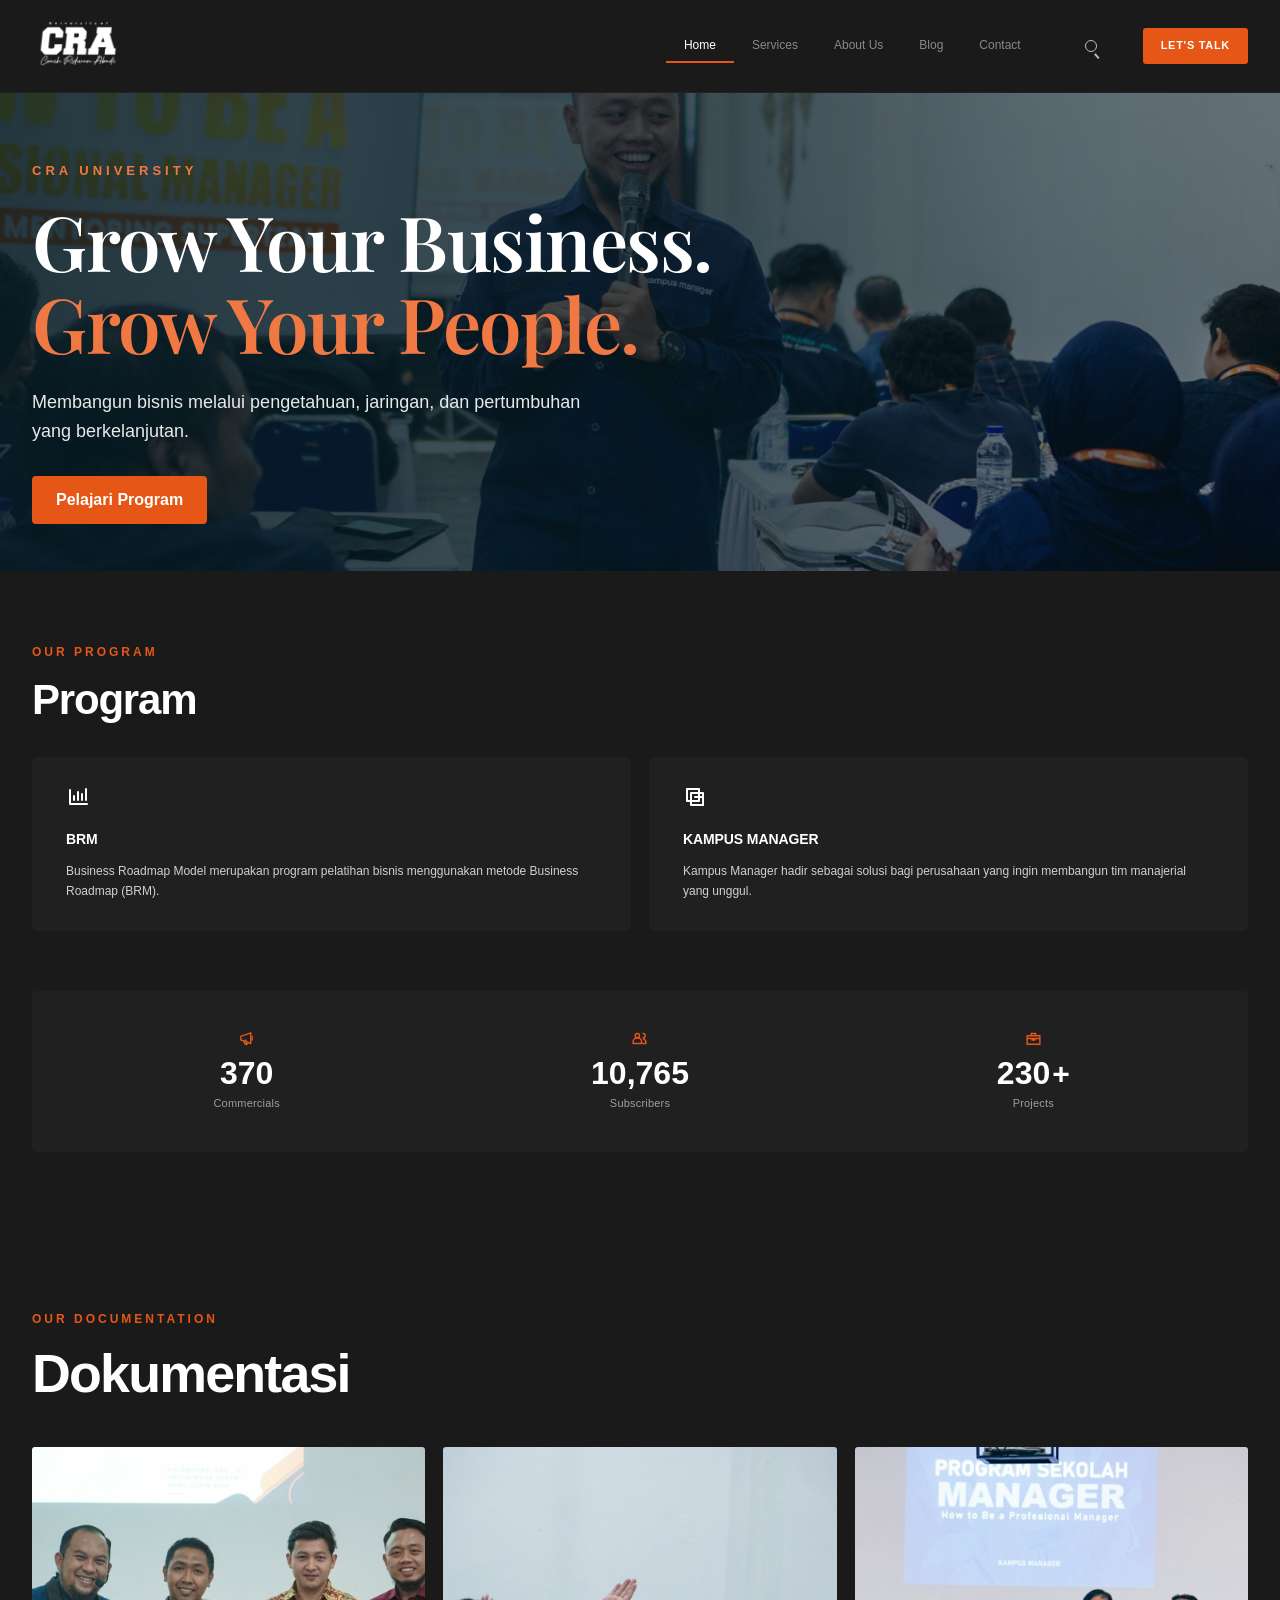
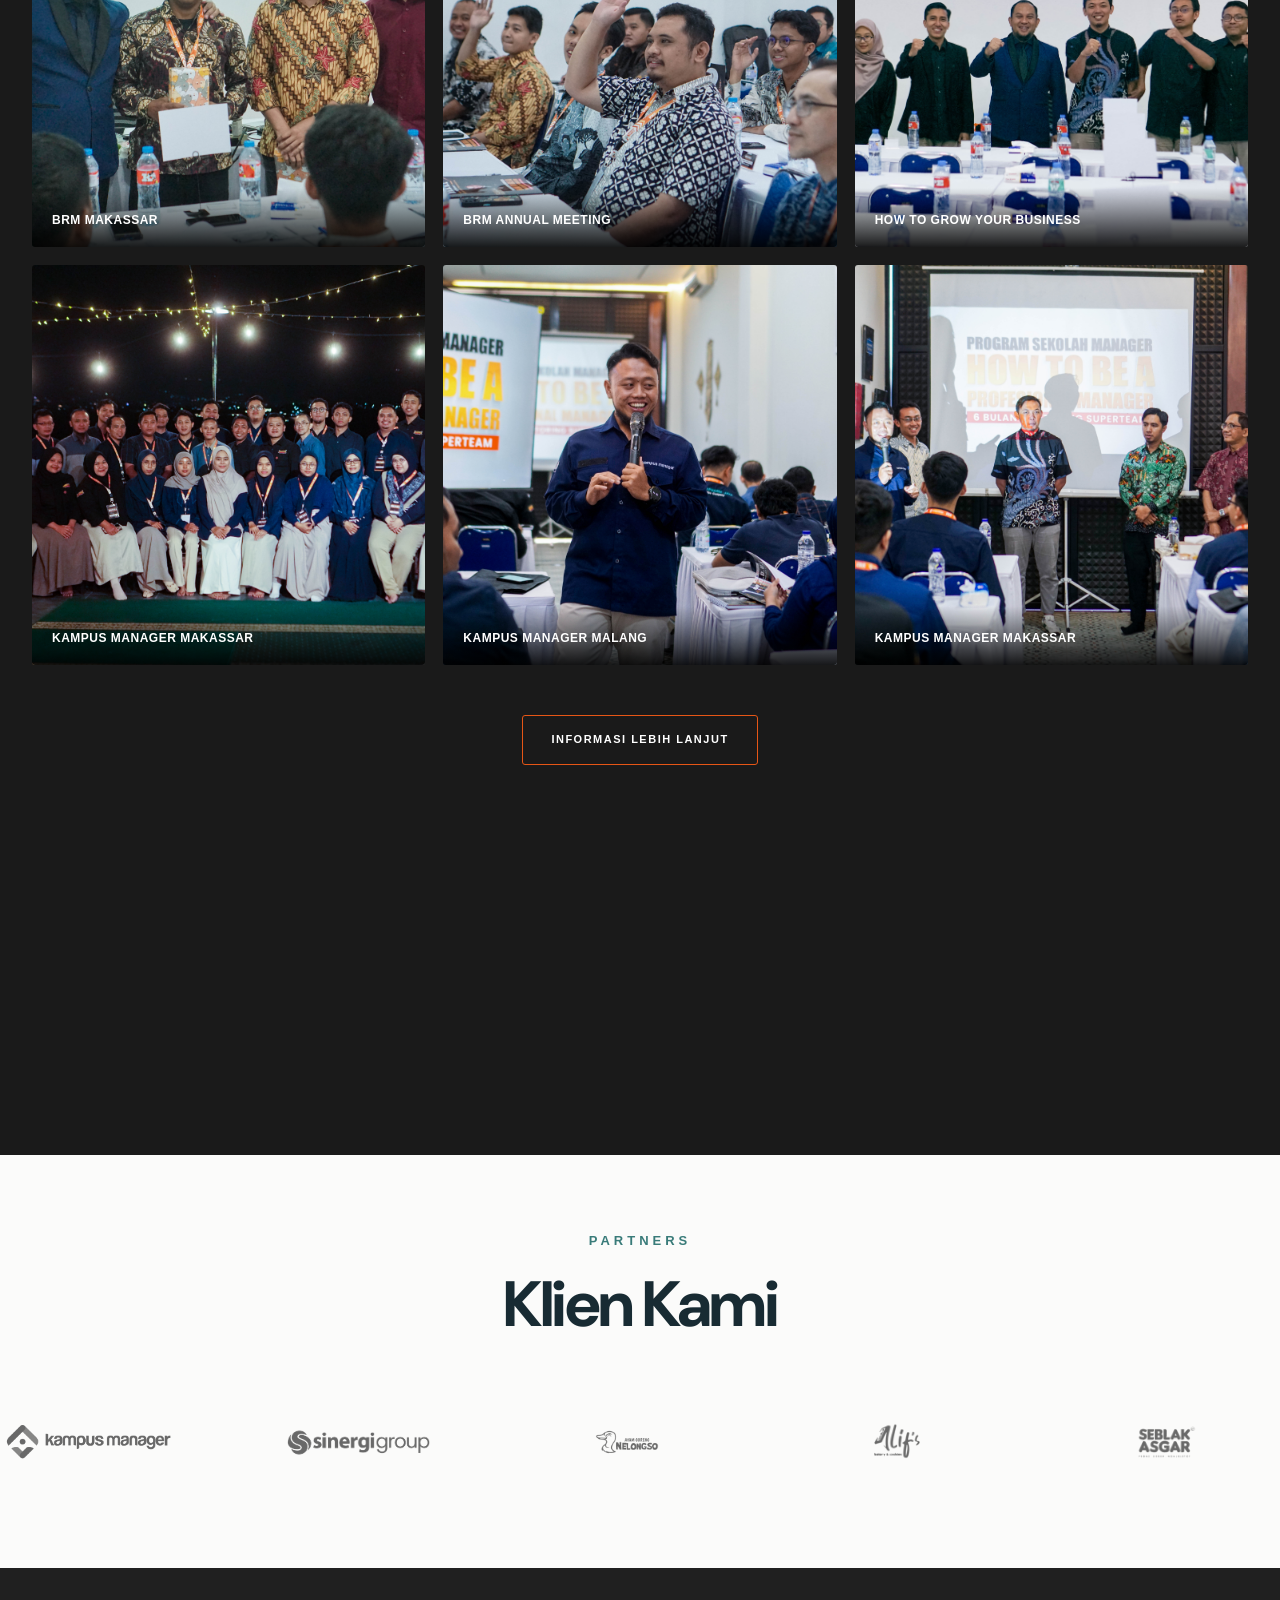
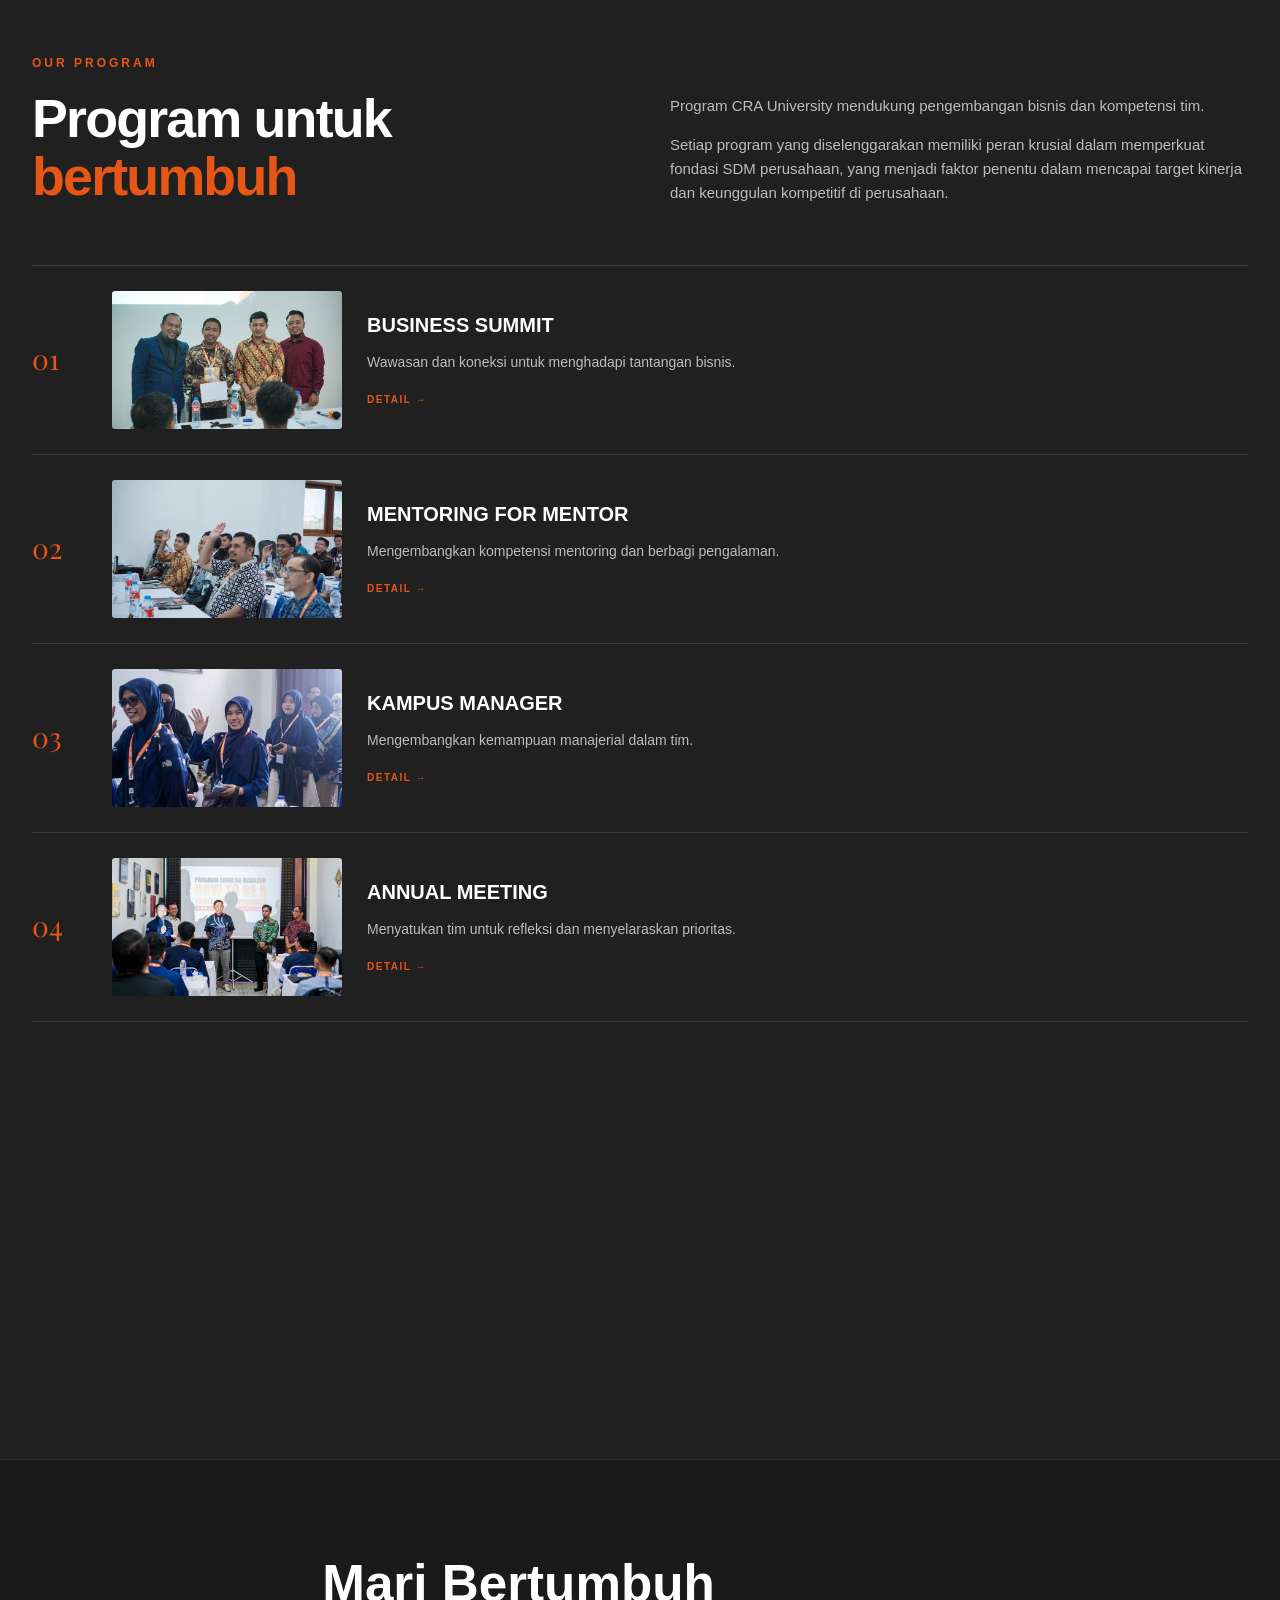
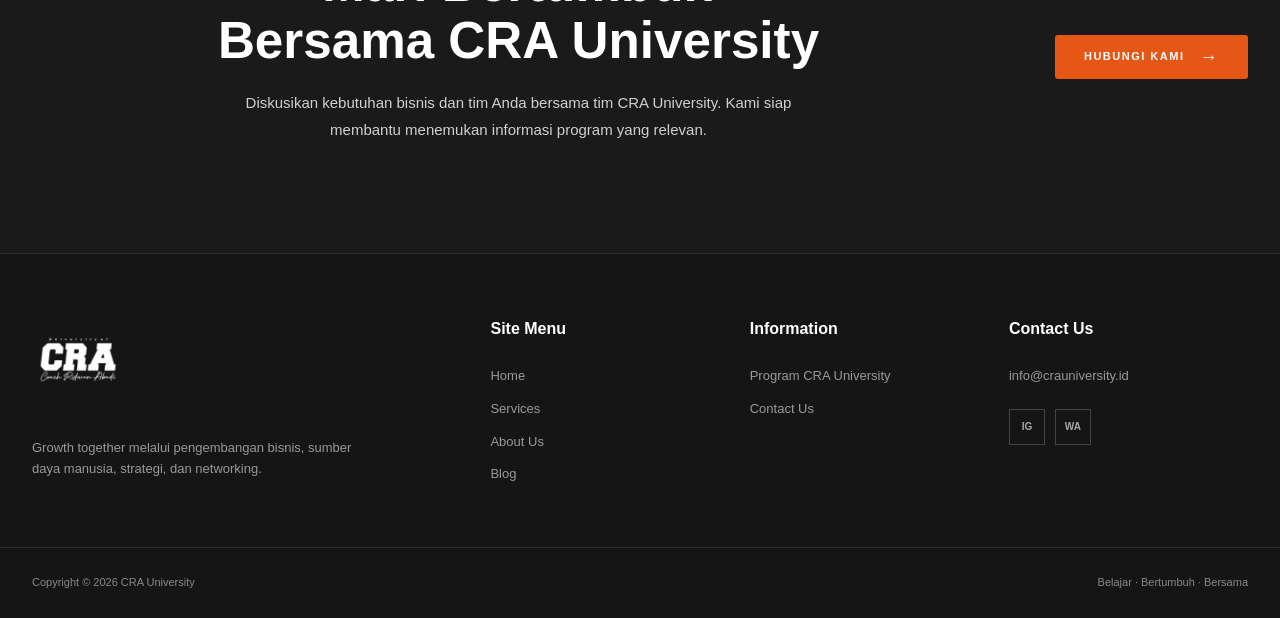
<file: index.html>
<!DOCTYPE html>
<html lang="id">

<head>
    <meta charset="UTF-8">

    <meta
        name="viewport"
        content="width=device-width, initial-scale=1.0"
    >

    <meta
        name="description"
        content="CRA University - Growth Together"
    >

    <title>CRA University - Growth Together</title>

    <!-- Google Fonts -->
    <link rel="preconnect" href="https://fonts.googleapis.com">
    <link rel="preconnect" href="https://fonts.gstatic.com" crossorigin>

    <link
        href="https://fonts.googleapis.com/css2?family=DM+Sans:wght@400;500;600;700&family=Playfair+Display:wght@500;600;700&display=swap"
        rel="stylesheet"
    >

    <!-- CSS -->
    <link rel="stylesheet" href="css/style.css">
</head>

<body class="home">
    <a class="skip-link" href="#home">Lewati ke konten</a>


    <!-- =====================================================
         HEADER / NAVBAR
    ====================================================== -->

    <header class="header" id="header">

        <div class="container navbar">

            <!-- Logo -->
            <a href="index.html" class="logo">

                <span class="logo-main">
                    <img loading="lazy" width="384" height="384" src="assets/images/logo cra.png" class="default-logo" alt="Logo CRA University" decoding="async">
                </span>

                <span class="logo-sub">
                    UNIVERSITY
                </span>

            </a>


            <!-- Navigation -->
            <nav class="nav" id="nav">

                <ul class="nav-list">

                    <li>
                        <a href="index.html" class="nav-link active" aria-current="page">
                            Home
                        </a>
                    </li>

                    <li>
                        <a href="pages/service.html" class="nav-link">
                            Services
                        </a>
                    </li>

                    <li>
                        <a href="pages/about.html" class="nav-link">
                            About Us
                        </a>
                    </li>

                    <li>
                        <a href="pages/blog.html" class="nav-link">
                            Blog
                        </a>
                    </li>

                    <li>
                        <a href="pages/contact.html" class="nav-link">
                            Contact
                        </a>
                    </li>

                </ul>

            </nav>


            <button class="search-button" type="button" aria-label="Search">
                <span aria-hidden="true"></span>
            </button>

            <!-- Let's Talk -->
            <a href="pages/contact.html" class="btn btn-primary header-button">
                Let's Talk
            </a>


            <!-- Mobile Menu -->
            <button
                type="button"
                class="menu-button"
                id="menuButton"
                aria-label="Open menu"
                aria-expanded="false"
                aria-controls="nav"
            >
                <span></span>
                <span></span>
                <span></span>
            </button>

        </div>

    </header>


    <!-- =====================================================
         MAIN
    ====================================================== -->

    <main id="home">


        <!-- =================================================
             HERO
        ================================================== -->

        <section class="hero">
            <div class="hero-photo" data-hero-carousel role="region" aria-label="Galeri kegiatan CRA University">
                <div class="hero-slides">
                    <img class="hero-slide is-active" src="assets/images/DSC02706.jpg.jpeg" alt="Peserta program Kampus Manager CRA University" fetchpriority="high">
                    <img class="hero-slide" src="assets/images/DSC02432.jpg" alt="Kegiatan CRA University">
                    <img class="hero-slide" src="assets/images/DSC02927.jpg.jpeg" alt="Kegiatan CRA University">
                    <img class="hero-slide" src="assets/images/DSC05342.jpg.jpeg" alt="Kegiatan CRA University">
                    <img class="hero-slide" src="assets/images/DSC05442.jpg.jpeg" alt="Kegiatan CRA University">
                </div>
            </div>
            <div class="hero-overlay"></div>
            <div class="container hero-content">
                <div class="hero-copy-block">
                    <p class="eyebrow">CRA UNIVERSITY</p>
                    <h1>Grow Your Business.<br><span>Grow Your People.</span></h1>
                    <p class="hero-copy">Membangun bisnis melalui pengetahuan, jaringan, dan pertumbuhan yang berkelanjutan.</p>
                    <a class="primary-btn" href="#program">Pelajari Program</a>
                </div>
            </div>
        </section>
        <!-- =================================================
             PROGRAM
        ================================================== -->

        <section
            class="program section"
            id="program"
        >

            <div class="container">


                <!-- Section Header -->
                <div class="section-header">

                    <p class="section-label">
                        OUR PROGRAM
                    </p>

                    <h2 class="section-title">
                        Program
                    </h2>

                </div>


                <!-- Program Grid -->
                <div class="program-grid">
                    <article class="program-card">
                        <div class="program-card-content">
                            <span class="program-icon" aria-hidden="true">
                                <svg viewBox="0 0 24 24"><path d="M4 19V5m0 14h17M8 15v-4m4 4V7m4 8v-6m4 6V4"></path></svg>
                            </span>
                            <h3>BRM</h3>
                            <p>Business Roadmap Model merupakan program pelatihan bisnis menggunakan metode Business Roadmap (BRM).</p>
                        </div>
                    </article>
                    <article class="program-card">
                        <div class="program-card-content">
                            <span class="program-icon" aria-hidden="true">
                                <svg viewBox="0 0 24 24"><path d="M4 4h12v12H4zM8 8h12v12H8z"></path><path d="M12 12h8v8"></path></svg>
                            </span>
                            <h3>KAMPUS MANAGER</h3>
                            <p>Kampus Manager hadir sebagai solusi bagi perusahaan yang ingin membangun tim manajerial yang unggul.</p>
                        </div>
                    </article>
                </div>

            </div>

        </section>



        <!-- =================================================
             COMMERCIALS / STATISTICS
        ================================================== -->

        <section class="commercials" aria-label="Dampak CRA University">

            <div class="container">

                <div class="commercials-grid">


                    <div class="commercial-item">

                        <span class="commercial-icon" aria-hidden="true">
                            <svg viewBox="0 0 24 24"><path d="M4 14V9l14-5v15L4 14Z"></path><path d="m8 15 2 5h3l-2-6M20 9v5"></path></svg>
                        </span>

                        <span class="commercial-value">
                            <span class="commercial-number" data-target="370">370</span>
                        </span>

                        <p>
                            Commercials
                        </p>

                    </div>


                    <div class="commercial-item">

                        <span class="commercial-icon" aria-hidden="true">
                            <svg viewBox="0 0 24 24"><circle cx="9" cy="8" r="3"></circle><path d="M3 19v-2a6 6 0 0 1 12 0v2H3ZM17 5a3 3 0 0 1 0 6m1 2a5 5 0 0 1 3 5v1h-4"></path></svg>
                        </span>

                        <span class="commercial-value">
                            <span class="commercial-number" data-target="10765">10,765</span>
                        </span>

                        <p>
                            Subscribers
                        </p>

                    </div>


                    <div class="commercial-item">

                        <span class="commercial-icon" aria-hidden="true">
                            <svg viewBox="0 0 24 24"><path d="M3 8h18v12H3zM9 8V5h6v3M3 12h18M10 12v2h4v-2"></path></svg>
                        </span>

                        <span class="commercial-value">
                            <span class="commercial-number" data-target="230">230</span>
                            <span class="commercial-plus">+</span>
                        </span>

                        <p>
                            Projects
                        </p>

                    </div>


                </div>

            </div>

        </section>



        <!-- =================================================
             DOKUMENTASI
        ================================================== -->

        <section
            class="documentation section"
            id="documentation"
        >

            <div class="container">


                <div class="section-header">

                    <p class="section-label">
                        OUR DOCUMENTATION
                    </p>

                    <h2 class="section-title">
                        Dokumentasi
                    </h2>

                </div>


                <div class="documentation-grid">


                    <article class="documentation-item large">

                        <div class="documentation-image">

                            <div class="image-placeholder media-placeholder">
                                <img src="assets/images/DSC05877.jpg.jpeg" alt="Peserta dalam kegiatan CRA University" loading="lazy">
                            </div>

                            <div class="documentation-overlay">

                                <span>
                                    BRM MAKASSAR
                                </span>

                            </div>

                        </div>

                    </article>


                    <article class="documentation-item">

                        <div class="documentation-image">

                            <div class="image-placeholder media-placeholder">
                                <img src="assets/images/DSC05442.jpg.jpeg" alt="Sesi diskusi bersama peserta" loading="lazy">
                            </div>

                            <div class="documentation-overlay">

                                <span>
                                    BRM ANNUAL MEETING
                                </span>

                            </div>

                        </div>

                    </article>


                    <article class="documentation-item">

                        <div class="documentation-image">

                            <div class="image-placeholder media-placeholder">
                                <img src="assets/images/DSC05342.jpg.jpeg" alt="Kegiatan pembelajaran bisnis" loading="lazy">
                            </div>

                            <div class="documentation-overlay">

                                <span>
                                    HOW TO GROW YOUR BUSINESS
                                </span>

                            </div>

                        </div>

                    </article>


                    <article class="documentation-item">

                        <div class="documentation-image">

                            <div class="image-placeholder media-placeholder">
                                <img src="assets/images/DSC02927.jpg.jpeg" alt="Peserta mengikuti program pengembangan manajer" loading="lazy">
                            </div>

                            <div class="documentation-overlay">

                                <span>
                                    KAMPUS MANAGER MAKASSAR
                                </span>

                            </div>

                        </div>

                    </article>


                    <article class="documentation-item">

                        <div class="documentation-image">

                            <div class="image-placeholder media-placeholder">
                                <img src="assets/images/DSC02706.jpg.jpeg" alt="Peserta bertukar pengalaman dalam kelompok" loading="lazy">
                            </div>

                            <div class="documentation-overlay">

                                <span>
                                    KAMPUS MANAGER MALANG
                                </span>

                            </div>

                        </div>

                    </article>

                    <article class="documentation-item">

                        <div class="documentation-image">

                            <div class="image-placeholder media-placeholder">
                                <img src="assets/images/DSC02432.jpg" alt="Kegiatan CRA University bersama peserta" loading="lazy">
                            </div>

                            <div class="documentation-overlay">
                                <span>KAMPUS MANAGER MAKASSAR</span>
                            </div>

                        </div>

                    </article>


                </div>


                <div class="center-button">

                    <a
                        href="pages/about.html"
                        class="button button-outline"
                    >
                        INFORMASI LEBIH LANJUT
                    </a>

                </div>

            </div>

        </section>



        <!-- =================================================
             CLIENTS
        ================================================== -->

        <section class="section clients">
            <div class="container">
                <div class="section-heading center">
                    <p class="eyebrow">PARTNERS</p>
                    <h2>Klien Kami</h2>
                </div>
                <div class="logos" aria-label="Klien dan partner CRA University">
                    <div class="logos-track">
                        <div class="logos-group">
                            <img src="assets/images/Logo Kampus Manager.png" alt="Kampus Manager" loading="lazy">
                            <img src="assets/images/S-GROUP.png" alt="Sinergi Group" loading="lazy">
                            <img src="assets/images/ayam-nelongso.png" alt="Ayam Goreng Nelongso" loading="lazy">
                            <img src="assets/images/ALIF-1536x1536.png" alt="Alif's Bakery & Cookies" loading="lazy">
                            <img src="assets/images/SEBLAK.png" alt="Seblak Asgar" loading="lazy">
                            <img src="assets/images/INDOBOT.png" alt="Indobot" loading="lazy">
                            <img src="assets/images/POP-JASA.png" alt="Pop Jasa" loading="lazy">
                            <img src="assets/images/UPER.png" alt="UPER" loading="lazy">
                        </div>
                        <div class="logos-group" aria-hidden="true">
                            <img src="assets/images/Logo Kampus Manager.png" alt="" loading="lazy">
                            <img src="assets/images/S-GROUP.png" alt="" loading="lazy">
                            <img src="assets/images/ayam-nelongso.png" alt="" loading="lazy">
                            <img src="assets/images/ALIF-1536x1536.png" alt="" loading="lazy">
                            <img src="assets/images/SEBLAK.png" alt="" loading="lazy">
                            <img src="assets/images/INDOBOT.png" alt="" loading="lazy">
                            <img src="assets/images/POP-JASA.png" alt="" loading="lazy">
                            <img src="assets/images/UPER.png" alt="" loading="lazy">
                        </div>
                    </div>
                </div>
            </div>
        </section>



        <!-- =================================================
             PROGRAM UNGGULAN
        ================================================== -->

        <section
            class="year-program section"
            id="services"
        >

            <div class="container">


                <div class="year-program-header">

                    <div>

                        <p class="section-label">
                            OUR PROGRAM
                        </p>

                        <h2 class="section-title">
                            Program untuk
                            <span>bertumbuh</span>
                        </h2>

                    </div>


                    <div class="year-program-description">

                        <p>
                            Program CRA University mendukung pengembangan bisnis dan kompetensi tim.
                        </p>

                        <p>
                            Setiap program yang diselenggarakan
                            memiliki peran krusial dalam memperkuat
                            fondasi SDM perusahaan, yang menjadi
                            faktor penentu dalam mencapai target
                            kinerja dan keunggulan kompetitif
                            di perusahaan.
                        </p>

                    </div>

                </div>


                <div class="year-program-list">


                    <!-- Program 1 -->
                    <article class="year-program-item">

                        <span class="year-program-number">
                            01
                        </span>

                        <div class="year-program-image">
                            <img src="assets/images/DSC05877.jpg.jpeg" alt="" loading="lazy">
                            BUSINESS
                        </div>

                        <div class="year-program-content">

                            <h3>
                                BUSINESS SUMMIT
                            </h3>

                            <p>
                                Wawasan dan koneksi untuk menghadapi tantangan bisnis.
                            </p>

                            <a href="pages/contact.html">
                                DETAIL →
                            </a>

                        </div>

                    </article>


                    <!-- Program 2 -->
                    <article class="year-program-item">

                        <span class="year-program-number">
                            02
                        </span>

                        <div class="year-program-image">
                            <img src="assets/images/DSC05442.jpg.jpeg" alt="" loading="lazy">
                            MFM
                        </div>

                        <div class="year-program-content">

                            <h3>
                                MENTORING FOR MENTOR
                            </h3>

                            <p>
                                Mengembangkan kompetensi mentoring dan berbagi pengalaman.
                            </p>

                            <a href="pages/contact.html">
                                DETAIL →
                            </a>

                        </div>

                    </article>


                    <!-- Program 3 -->
                    <article class="year-program-item">

                        <span class="year-program-number">
                            03
                        </span>

                        <div class="year-program-image">
                            <img src="assets/images/DSC02419.jpg" alt="" loading="lazy">
                            KAMPUS
                        </div>

                        <div class="year-program-content">

                            <h3>
                                KAMPUS MANAGER
                            </h3>

                            <p>
                                Mengembangkan kemampuan manajerial dalam tim.
                            </p>

                            <a href="pages/contact.html">
                                DETAIL →
                            </a>

                        </div>

                    </article>


                    <!-- Program 4 -->
                    <article class="year-program-item">

                        <span class="year-program-number">
                            04
                        </span>

                        <div class="year-program-image">
                            <img src="assets/images/DSC02432.jpg" alt="" loading="lazy">
                            ANNUAL
                        </div>

                        <div class="year-program-content">

                            <h3>
                                ANNUAL MEETING
                            </h3>

                            <p>
                                Menyatukan tim untuk refleksi dan menyelaraskan prioritas.
                            </p>

                            <a href="pages/contact.html">
                                DETAIL →
                            </a>

                        </div>

                    </article>

                </div>

            </div>

        </section>



        <!-- =================================================
             CTA
        ================================================== -->

        <section class="cta">

            <div class="container cta-container">


                <div class="cta-content">

                    <p class="section-label">
                        JOIN CRA UNIVERSITY
                    </p>

                    <h2>
                        Mari Bertumbuh
                        <br>
                        Bersama CRA University
                    </h2>

                    <p>
                        Diskusikan kebutuhan bisnis dan tim Anda bersama tim CRA University. Kami siap membantu menemukan informasi program yang relevan.
                    </p>

                </div>


                <div class="cta-action">

                    <a
                        href="pages/contact.html"
                        class="button button-light"
                    >
                        HUBUNGI KAMI
                        <span>→</span>
                    </a>

                </div>

            </div>

        </section>



        <!-- =================================================
             BLOG PREVIEW
        ================================================== -->

        <section
            class="blog section"
            id="blog"
        >

            <div class="container">


                <div class="section-header">

                    <p class="section-label">
                        LATEST ARTICLES
                    </p>

                    <h2 class="section-title">
                        Insight & Blog
                    </h2>

                </div>


                <div class="blog-grid">


                    <article class="blog-card">

                        <div class="blog-image">
                            <img src="assets/images/DSC05877.jpg.jpeg" alt="Peserta berdiskusi tentang strategi bisnis" loading="lazy">
                        </div>

                        <div class="blog-content">

                            <span class="blog-category">
                                BUSINESS
                            </span>

                            <h3>
                                Membangun Strategi Bisnis
                                yang Berkelanjutan
                            </h3>

                            <a href="pages/blog.html">
                                BACA SELENGKAPNYA →
                            </a>

                        </div>

                    </article>


                    <article class="blog-card">

                        <div class="blog-image">
                            <img src="assets/images/DSC05442.jpg.jpeg" alt="Sesi kolaborasi dan pengembangan tim" loading="lazy">
                        </div>

                        <div class="blog-content">

                            <span class="blog-category">
                                LEADERSHIP
                            </span>

                            <h3>
                                Membangun Tim Manajerial
                                yang Unggul
                            </h3>

                            <a href="pages/blog.html">
                                BACA SELENGKAPNYA →
                            </a>

                        </div>

                    </article>


                    <article class="blog-card">

                        <div class="blog-image">
                            <img src="assets/images/DSC05342.jpg.jpeg" alt="Peserta mengikuti sesi pengembangan bisnis" loading="lazy">
                        </div>

                        <div class="blog-content">

                            <span class="blog-category">
                                BUSINESS GROWTH
                            </span>

                            <h3>
                                Bagaimana Cara
                                Mengembangkan Bisnis?
                            </h3>

                            <a href="pages/blog.html">
                                BACA SELENGKAPNYA →
                            </a>

                        </div>

                    </article>

                </div>

            </div>

        </section>



        <!-- =================================================
             CONTACT
        ================================================== -->

        <section
            class="contact section"
            id="contact"
        >

            <div class="container contact-container">


                <div class="contact-info">

                    <p class="section-label">
                        CONTACT US
                    </p>

                    <h2 class="section-title">
                        Let's Grow
                        <span>Together</span>
                    </h2>

                    <p class="section-description">
                        Hubungi kami untuk mendapatkan informasi
                        lebih lengkap mengenai program CRA University.
                    </p>


                    <div class="contact-details">

                        <div class="contact-detail">

                            <span class="contact-icon">
                                ✉
                            </span>

                            <div>

                                <strong>
                                    Email
                                </strong>

                                <p>
                                    <a href="mailto:info@crauniversity.id">info@crauniversity.id</a>
                                </p>

                            </div>

                        </div>


                        <div class="contact-detail">

                            <span class="contact-icon">
                                ☎
                            </span>

                            <div>

                                <strong>
                                    Phone
                                </strong>

                                <p>
                                    <a href="https://wa.me/6285755976016" target="_blank" rel="noopener noreferrer">+62 857-5597-6016</a>
                                </p>

                            </div>

                        </div>

                    </div>

                </div>


                <!-- Contact Form -->
                <form
                    class="contact-form"
                    id="contactForm"
                >

                    <div class="form-group">

                        <label for="name">
                            Nama
                        </label>

                        <input
                            type="text"
                            id="name"
                            name="name"
                            placeholder="Nama lengkap"
                            required
                        >

                    </div>


                    <div class="form-group">

                        <label for="email">
                            Email
                        </label>

                        <input
                            type="email"
                            id="email"
                            name="email"
                            placeholder="Alamat email"
                            required
                        >

                    </div>


                    <div class="form-group">

                        <label for="phone">
                            Nomor Telepon
                        </label>

                        <input
                            type="tel"
                            id="phone"
                            name="phone"
                            placeholder="Nomor telepon"
                        >

                    </div>


                    <div class="form-group">

                        <label for="message">
                            Pesan
                        </label>

                        <textarea
                            id="message"
                            name="message"
                            rows="5"
                            placeholder="Tulis pesan Anda..."
                            required
                        ></textarea>

                    </div>


                    <button
                        type="submit"
                        class="button button-primary"
                    >
                        KIRIM VIA WHATSAPP
                        <span>→</span>
                    </button>
                    <p class="form-note">Pesan akan dibuka di WhatsApp agar dapat Anda tinjau dan kirim.</p>

                </form>

            </div>

        </section>

    </main>



    <!-- =====================================================
         FOOTER
    ====================================================== -->

    <footer class="footer">

        <div class="container footer-grid">


            <!-- Brand -->
            <div class="footer-brand">

                <a
                    href="#home"
                    class="logo footer-logo"
                >

                    <span class="logo-main">
                        <img src="assets/images/logo cra.png" alt="Logo CRA University" loading="lazy">
                    </span>

                    <span class="logo-sub">
                        UNIVERSITY
                    </span>

                </a>


                <p>
                    Growth together melalui pengembangan
                    bisnis, sumber daya manusia, strategi,
                    dan networking.
                </p>

            </div>


            <!-- Site Menu -->
            <div class="footer-column">

                <h3>
                    Site Menu
                </h3>

                <a href="#home">
                    Home
                </a>

                <a href="#services">
                    Services
                </a>

                <a href="pages/about.html">
                    About Us
                </a>

                <a href="pages/blog.html">
                    Blog
                </a>

            </div>


            <!-- Information -->
            <div class="footer-column">

                <h3>
                    Information
                </h3>

                <a href="pages/service.html">
                    Program CRA University
                </a>

                <a href="pages/contact.html">
                    Contact Us
                </a>

            </div>


            <!-- Contact -->
            <div class="footer-column">

                <h3>
                    Contact Us
                </h3>

                <a href="mailto:info@crauniversity.id">info@crauniversity.id</a>

                <div class="social-links">

                    <a href="https://www.instagram.com/crauniversity/" aria-label="Instagram CRA University" target="_blank" rel="noopener noreferrer">
                        IG
                    </a>

                    <a href="https://wa.me/6285755976016" aria-label="WhatsApp CRA University" target="_blank" rel="noopener noreferrer">
                        WA
                    </a>

                </div>

            </div>

        </div>


        <!-- Copyright -->
        <div class="footer-bottom">

            <div class="container footer-bottom-content">

                <p>
                    Copyright © 2026 CRA University
                </p>

                <div>

                    <span>Belajar · Bertumbuh · Bersama</span>

                </div>

            </div>

        </div>

    </footer>



    <!-- JavaScript -->
    <script src="js/script.js"></script>

</body>

</html>
</file>
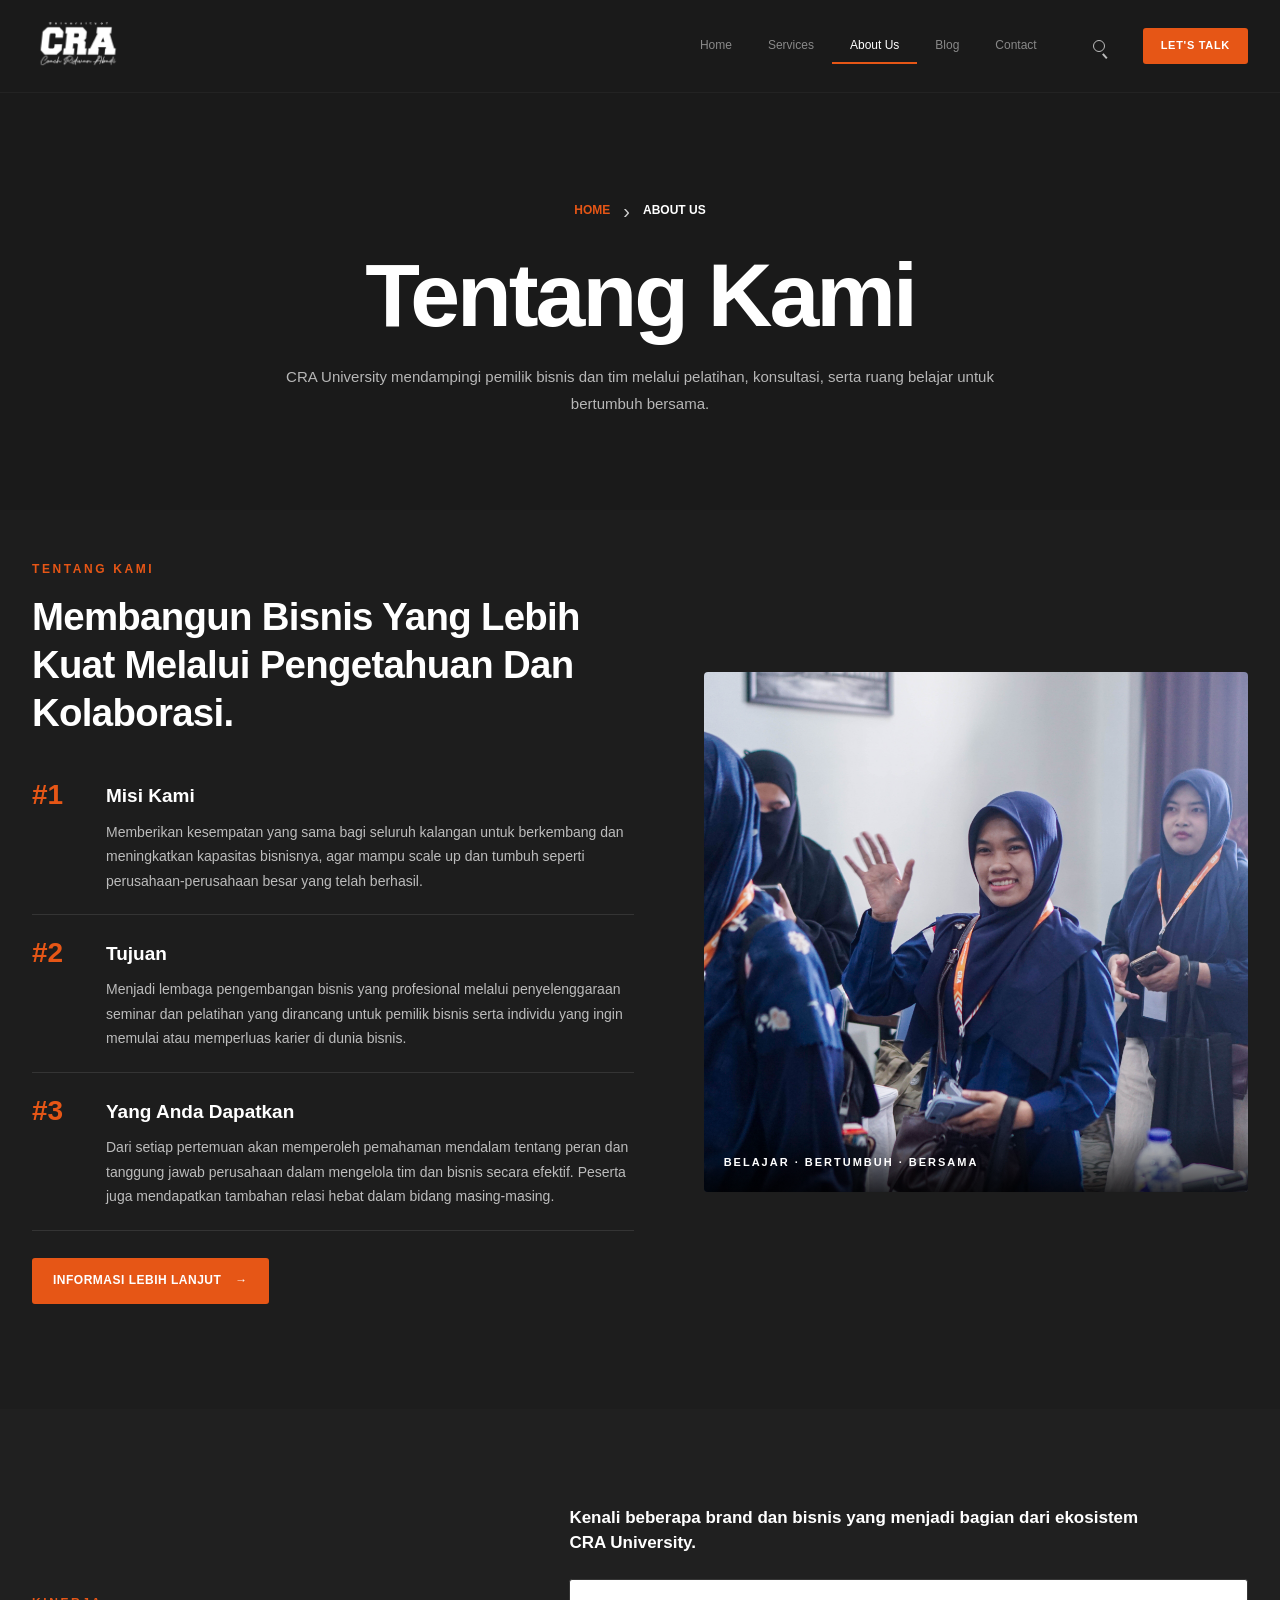
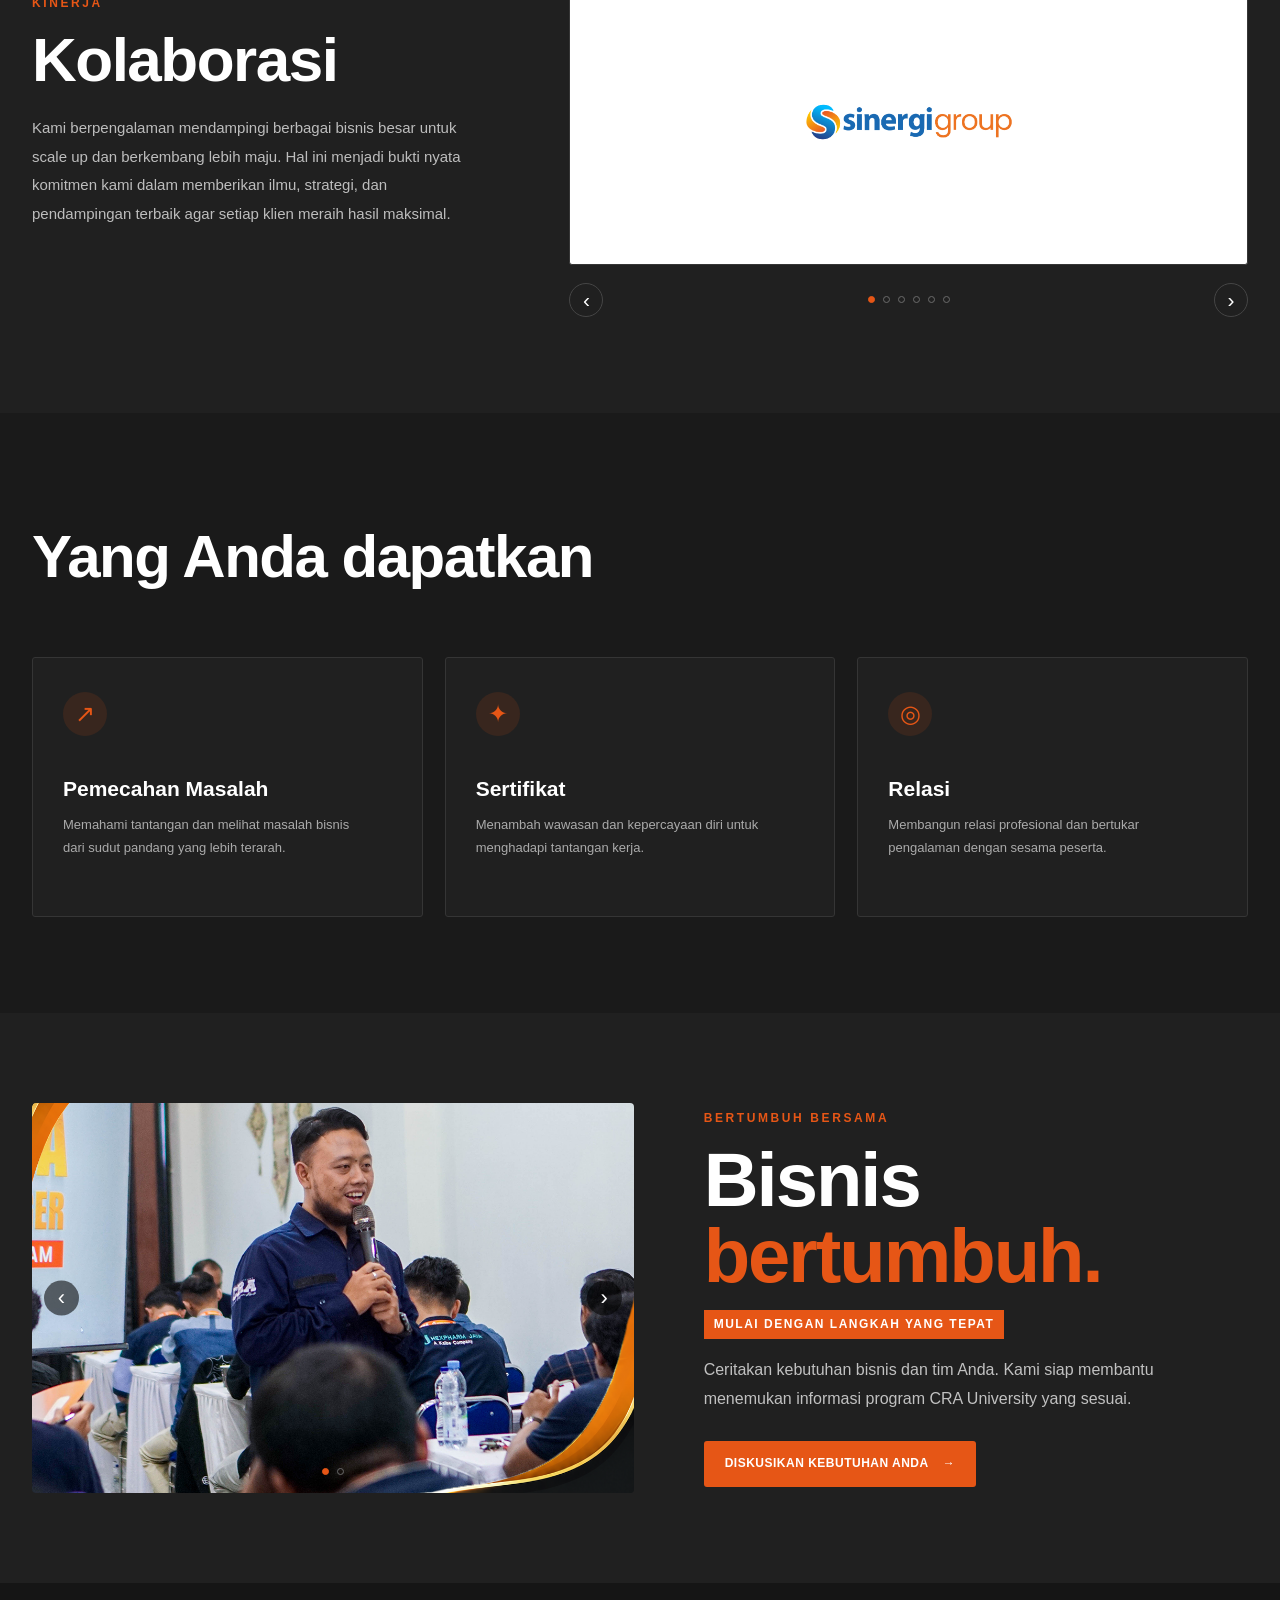
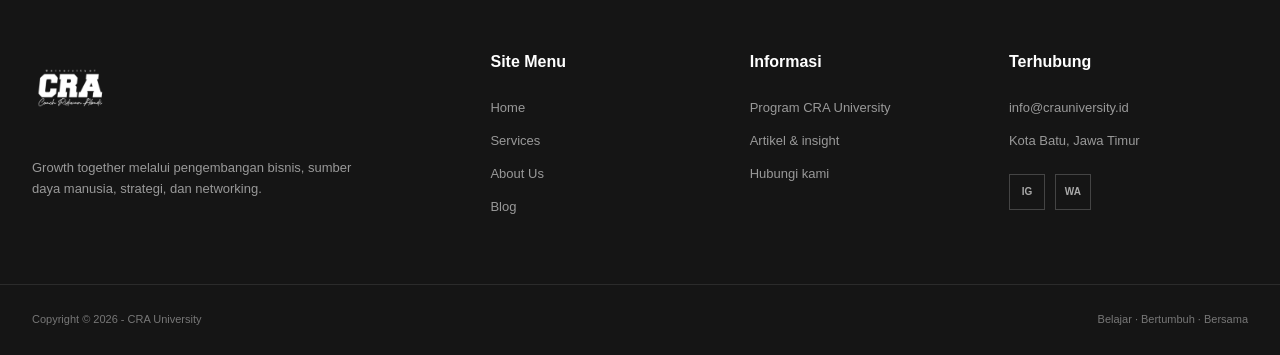
<file: pages/about.html>
<!DOCTYPE html>
<html lang="id">

<head>
    <meta charset="UTF-8">
    <meta name="viewport" content="width=device-width, initial-scale=1.0">
    <meta name="description" content="Kenali CRA University dan komitmen kami dalam mendukung pengembangan bisnis, pemimpin, dan tim.">
    <title>Tentang Kami - CRA University</title>

    <link rel="preconnect" href="https://fonts.googleapis.com">
    <link rel="preconnect" href="https://fonts.gstatic.com" crossorigin>
    <link href="https://fonts.googleapis.com/css2?family=DM+Sans:wght@400;500;600;700&family=Playfair+Display:wght@500;600;700&display=swap" rel="stylesheet">
    <link rel="stylesheet" href="../css/style.css">
</head>

<body class="about-page">
    <a class="skip-link" href="#main">Lewati ke konten</a>

    <header class="header" id="header">
        <div class="container navbar">
            <a href="../index.html" class="logo" aria-label="CRA University home">
                <span class="logo-main"><img src="../assets/images/logo cra.png" alt="CRA University"></span>
                <span class="logo-sub">UNIVERSITY</span>
            </a>

            <nav class="nav" id="nav" aria-label="Navigasi utama">
                <ul class="nav-list">
                    <li><a href="../index.html" class="nav-link">Home</a></li>
                    <li><a href="service.html" class="nav-link">Services</a></li>
                    <li><a href="about.html" class="nav-link active" aria-current="page">About Us</a></li>
                    <li><a href="blog.html" class="nav-link">Blog</a></li>
                    <li><a href="contact.html" class="nav-link">Contact</a></li>
                </ul>
            </nav>

            <button class="search-button" type="button" aria-label="Search"><span aria-hidden="true"></span></button>
            <a href="contact.html" class="header-button">Let's Talk</a>
            <button type="button" class="menu-button" id="menuButton" aria-label="Open menu" aria-expanded="false" aria-controls="nav">
                <span></span><span></span><span></span>
            </button>
        </div>
    </header>

    <main id="main">
        <section class="about-page-hero" aria-labelledby="about-title">
            <div class="container">
                <nav class="breadcrumbs" aria-label="Breadcrumb">
                    <a href="../index.html">Home</a>
                    <span aria-hidden="true">›</span>
                    <span aria-current="page">About Us</span>
                </nav>
                <h1 id="about-title">Tentang Kami</h1>
                <p>CRA University mendampingi pemilik bisnis dan tim melalui pelatihan, konsultasi, serta ruang belajar untuk bertumbuh bersama.</p>
            </div>
        </section>

        <section class="about-story about-section" aria-labelledby="about-story-title">
            <div class="container about-story-grid">
                <div class="about-story-copy">
                    <p class="about-eyebrow">TENTANG KAMI</p>
                    <h2 id="about-story-title">Membangun bisnis yang lebih kuat melalui pengetahuan dan kolaborasi.</h2>

                    <div class="about-mission-list">
                        <article class="about-mission-item">
                            <span class="about-index">#1</span>
                            <div>
                                <h3>Misi Kami</h3>
                                <p>Memberikan kesempatan yang sama bagi seluruh kalangan untuk berkembang dan meningkatkan kapasitas bisnisnya, agar mampu scale up dan tumbuh seperti perusahaan-perusahaan besar yang telah berhasil.</p>
                            </div>
                        </article>
                        <article class="about-mission-item">
                            <span class="about-index">#2</span>
                            <div>
                                <h3>Tujuan</h3>
                                <p>Menjadi lembaga pengembangan bisnis yang profesional melalui penyelenggaraan seminar dan pelatihan yang dirancang untuk pemilik bisnis serta individu yang ingin memulai atau memperluas karier di dunia bisnis.</p>
                            </div>
                        </article>
                        <article class="about-mission-item">
                            <span class="about-index">#3</span>
                            <div>
                                <h3>Yang Anda Dapatkan</h3>
                                <p>Dari setiap pertemuan akan memperoleh pemahaman mendalam tentang peran dan tanggung jawab perusahaan dalam mengelola tim dan bisnis secara efektif. Peserta juga mendapatkan tambahan relasi hebat dalam bidang masing-masing.</p>
                            </div>
                        </article>
                    </div>

                    <a class="reference-button" href="contact.html">Informasi lebih lanjut <span aria-hidden="true">→</span></a>
                </div>

                <div class="about-logo-panel">
                    <img src="../assets/images/DSC02419.jpg" alt="Peserta mengikuti kegiatan pelatihan CRA University" loading="lazy">
                    <span class="about-photo-caption">BELAJAR · BERTUMBUH · BERSAMA</span>
                </div>
            </div>
        </section>

        <section class="about-performance about-section" aria-labelledby="performance-title">
            <div class="container performance-grid">
                <div class="performance-copy">
                    <p class="about-eyebrow">KINERJA</p>
                    <h2 id="performance-title">Kolaborasi</h2>
                    <p>Kami berpengalaman mendampingi berbagai bisnis besar untuk scale up dan berkembang lebih maju. Hal ini menjadi bukti nyata komitmen kami dalam memberikan ilmu, strategi, dan pendampingan terbaik agar setiap klien meraih hasil maksimal.</p>
                </div>

                <div class="client-showcase">
                    <h3>Kenali beberapa brand dan bisnis yang menjadi bagian dari ekosistem CRA University.</h3>
                    <div class="client-carousel" id="clientCarousel" aria-label="Brand dalam ekosistem CRA University">
                        <div class="client-track">
                            <div class="client-slide"><img src="../assets/images/S-GROUP.png" alt="Sinergi Group" loading="lazy"></div>
                            <div class="client-slide"><img src="../assets/images/ayam-nelongso.png" alt="Ayam Goreng Nelongso" loading="lazy"></div>
                            <div class="client-slide"><img src="../assets/images/ALIF-1536x1536.png" alt="Alif's Bakery &amp; Cookies" loading="lazy"></div>
                            <div class="client-slide"><img src="../assets/images/SEBLAK.png" alt="Seblak Asgar" loading="lazy"></div>
                            <div class="client-slide"><img src="../assets/images/INDOBOT.png" alt="Indobot" loading="lazy"></div>
                            <div class="client-slide"><img src="../assets/images/POP-JASA.png" alt="Pop Jasa" loading="lazy"></div>
                        </div>
                    </div>
                    <div class="client-carousel-controls" aria-label="Client carousel controls">
                        <button type="button" class="carousel-arrow" data-client-direction="-1" aria-label="Previous client">‹</button>
                        <div class="client-dots">
                            <button type="button" class="client-dot active" aria-label="Go to client slide 1" aria-current="true"></button>
                            <button type="button" class="client-dot" aria-label="Go to client slide 2"></button>
                            <button type="button" class="client-dot" aria-label="Go to client slide 3"></button>
                            <button type="button" class="client-dot" aria-label="Go to client slide 4"></button>
                            <button type="button" class="client-dot" aria-label="Go to client slide 5"></button>
                            <button type="button" class="client-dot" aria-label="Go to client slide 6"></button>
                        </div>
                        <button type="button" class="carousel-arrow" data-client-direction="1" aria-label="Next client">›</button>
                    </div>
                </div>
            </div>
        </section>

        <section class="about-benefits about-section" aria-labelledby="benefits-title">
            <div class="container">
                <h2 id="benefits-title">Yang Anda dapatkan</h2>
                <div class="benefit-list">
                    <article class="benefit-item">
                        <span class="benefit-symbol" aria-hidden="true">↗</span>
                        <h3>Pemecahan Masalah</h3>
                        <p>Memahami tantangan dan melihat masalah bisnis dari sudut pandang yang lebih terarah.</p>
                    </article>
                    <article class="benefit-item">
                        <span class="benefit-symbol" aria-hidden="true">✦</span>
                        <h3>Sertifikat</h3>
                        <p>Menambah wawasan dan kepercayaan diri untuk menghadapi tantangan kerja.</p>
                    </article>
                    <article class="benefit-item">
                        <span class="benefit-symbol" aria-hidden="true">◎</span>
                        <h3>Relasi</h3>
                        <p>Membangun relasi profesional dan bertukar pengalaman dengan sesama peserta.</p>
                    </article>
                </div>
            </div>
        </section>

        <section class="about-offer" aria-labelledby="offer-title">
            <div class="container offer-layout">
                <div class="offer-carousel" aria-label="Dokumentasi program CRA University">
                    <div class="offer-slide active"><img src="../assets/images/1.png" alt="Program Sekolah Manager: How to Be a Professional Manager" loading="lazy"></div>
                    <div class="offer-slide"><img src="../assets/images/DSC02432.jpg" alt="Sesi pelatihan bersama CRA University" loading="lazy"></div>
                    <button class="offer-arrow offer-prev" type="button" aria-label="Previous image">‹</button>
                    <button class="offer-arrow offer-next" type="button" aria-label="Next image">›</button>
                    <div class="offer-dots">
                        <button class="offer-dot active" type="button" aria-label="Go to offer image 1" aria-current="true"></button>
                        <button class="offer-dot" type="button" aria-label="Go to offer image 2"></button>
                    </div>
                </div>
                <div class="offer-copy">
                    <p class="about-eyebrow">BERTUMBUH BERSAMA</p>
                    <h2 id="offer-title">Bisnis <span>bertumbuh.</span></h2>
                    <p class="offer-limit">MULAI DENGAN LANGKAH YANG TEPAT</p>
                    <p>Ceritakan kebutuhan bisnis dan tim Anda. Kami siap membantu menemukan informasi program CRA University yang sesuai.</p>
                    <a href="contact.html" class="reference-button">Diskusikan kebutuhan Anda <span aria-hidden="true">→</span></a>
                </div>
            </div>
        </section>
    </main>

    <footer class="footer about-footer">
        <div class="container footer-grid">
            <div class="footer-brand">
                <a href="../index.html" class="logo footer-logo" aria-label="CRA University home">
                    <span class="logo-main"><img src="../assets/images/logo cra.png" alt="CRA University" loading="lazy"></span>
                    <span class="logo-sub">UNIVERSITY</span>
                </a>
                <p>Growth together melalui pengembangan bisnis, sumber daya manusia, strategi, dan networking.</p>
            </div>
            <div class="footer-column">
                <h3>Site Menu</h3>
                <a href="../index.html">Home</a>
                <a href="service.html">Services</a>
                <a href="about.html">About Us</a>
                <a href="blog.html">Blog</a>
            </div>
            <div class="footer-column">
                <h3>Informasi</h3>
                <a href="service.html">Program CRA University</a>
                <a href="blog.html">Artikel &amp; insight</a>
                <a href="contact.html">Hubungi kami</a>
            </div>
            <div class="footer-column">
                <h3>Terhubung</h3>
                <a href="mailto:info@crauniversity.id">info@crauniversity.id</a>
                <p>Kota Batu, Jawa Timur</p>
                <div class="social-links">
                    <a href="https://www.instagram.com/crauniversity/" aria-label="Instagram CRA University" target="_blank" rel="noopener noreferrer">IG</a>
                    <a href="https://wa.me/6285755976016" aria-label="WhatsApp CRA University" target="_blank" rel="noopener noreferrer">WA</a>
                </div>
            </div>
        </div>
        <div class="footer-bottom">
            <div class="container footer-bottom-content">
                <p>Copyright © 2026 - CRA University</p>
                <div><span>Belajar · Bertumbuh · Bersama</span></div>
            </div>
        </div>
    </footer>

    <script src="../js/script.js"></script>
</body>
</html>
</file>
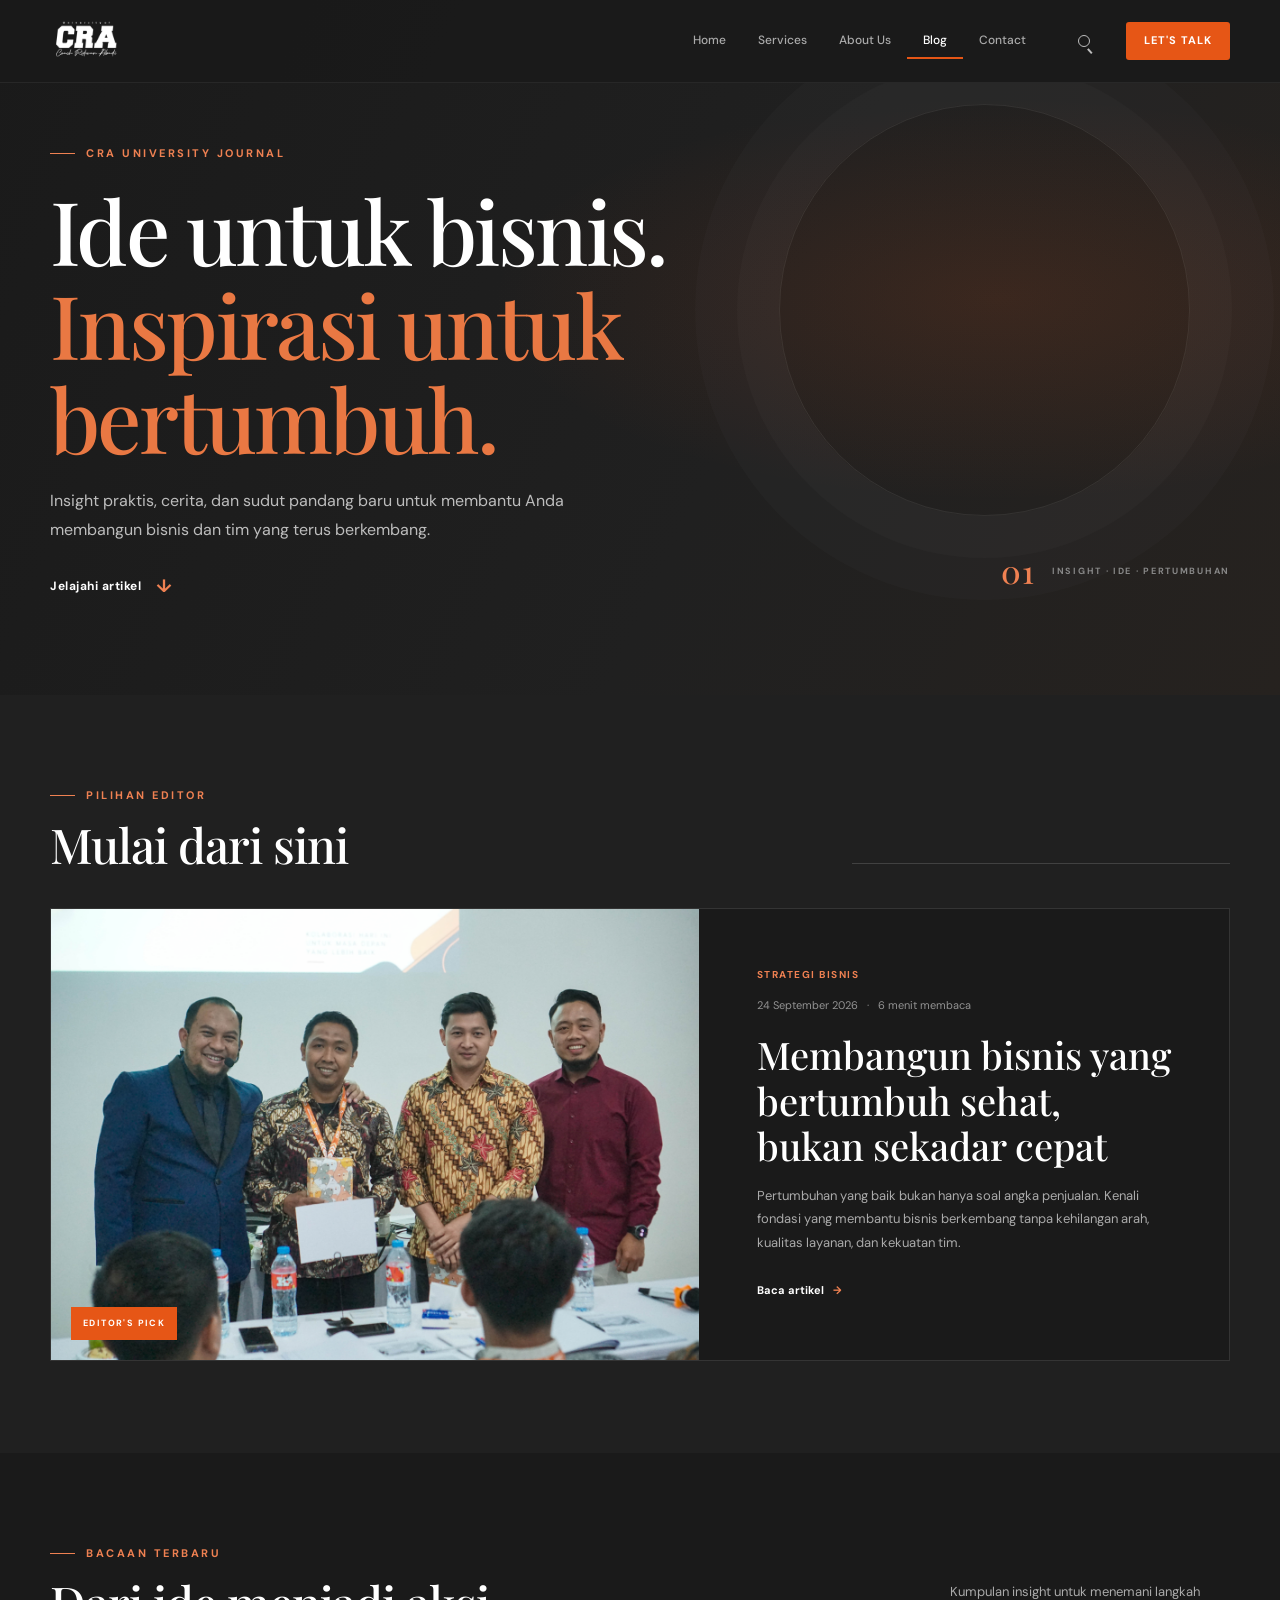
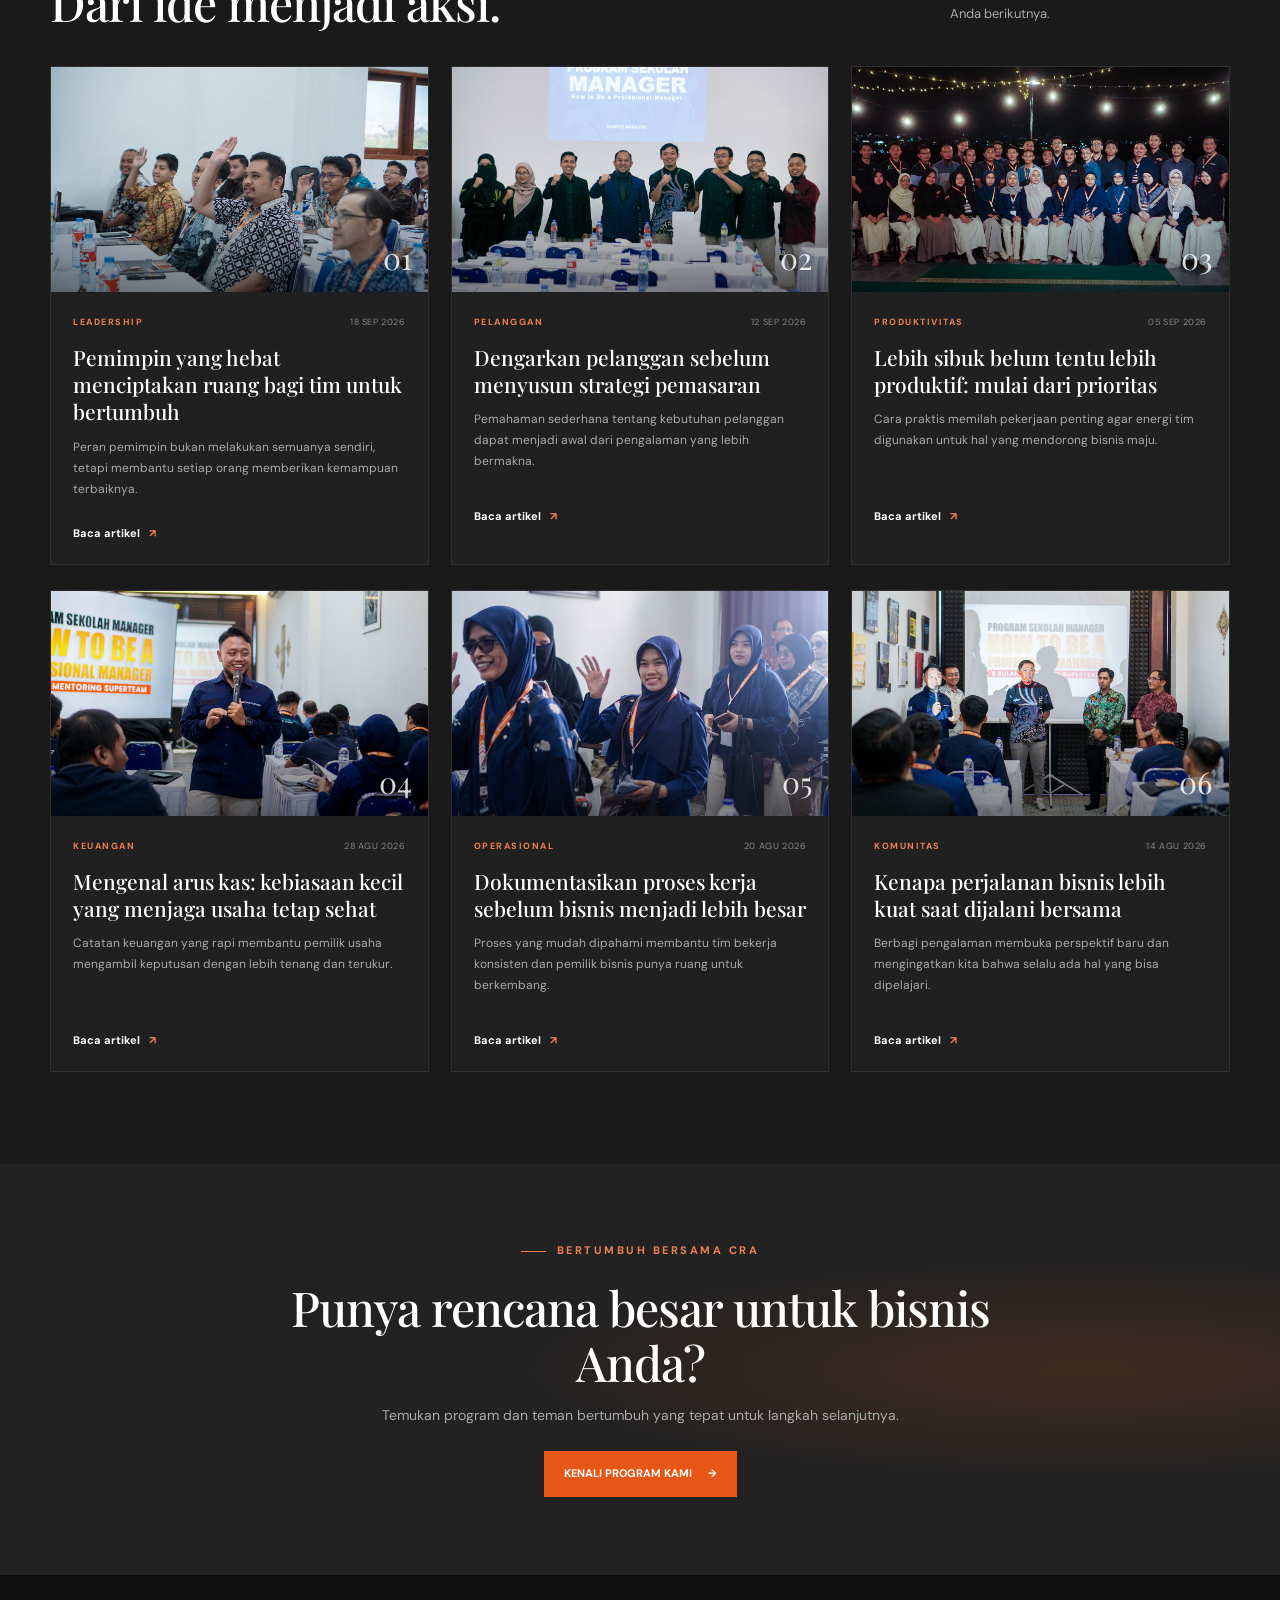
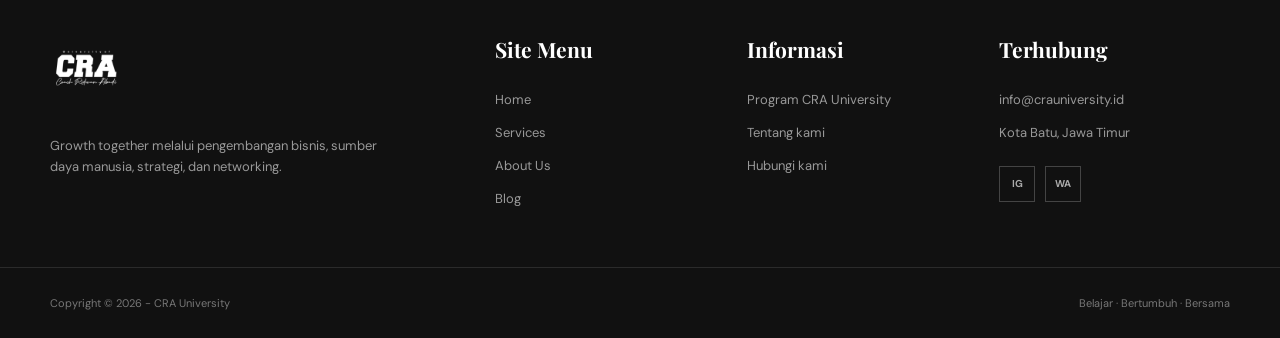
<file: pages/blog.html>
<!DOCTYPE html>
<html lang="id">

<head>
    <meta charset="UTF-8">
    <meta name="viewport" content="width=device-width, initial-scale=1.0">
    <meta name="description" content="Artikel, inspirasi, dan insight praktis seputar bisnis dan pengembangan diri dari CRA University.">
    <title>Insights &amp; Artikel - CRA University</title>

    <link rel="preconnect" href="https://fonts.googleapis.com">
    <link rel="preconnect" href="https://fonts.gstatic.com" crossorigin>
    <link href="https://fonts.googleapis.com/css2?family=DM+Sans:wght@400;500;600;700&family=Playfair+Display:wght@500;600;700&display=swap" rel="stylesheet">
    <link rel="stylesheet" href="../css/style.css">
</head>

<body class="blog-page">
    <a class="skip-link" href="#main">Lewati ke konten</a>

    <header class="header" id="header">
        <div class="container navbar">
            <a href="../index.html" class="logo" aria-label="CRA University home">
                <span class="logo-main"><img src="../assets/images/logo cra.png" alt="CRA University"></span>
                <span class="logo-sub">UNIVERSITY</span>
            </a>

            <nav class="nav" id="nav" aria-label="Navigasi utama">
                <ul class="nav-list">
                    <li><a href="../index.html" class="nav-link">Home</a></li>
                    <li><a href="service.html" class="nav-link">Services</a></li>
                    <li><a href="about.html" class="nav-link">About Us</a></li>
                    <li><a href="blog.html" class="nav-link active" aria-current="page">Blog</a></li>
                    <li><a href="contact.html" class="nav-link">Contact</a></li>
                </ul>
            </nav>

            <button class="search-button" type="button" aria-label="Pencarian"><span aria-hidden="true"></span></button>
            <a href="contact.html" class="header-button">Let's Talk</a>
            <button type="button" class="menu-button" id="menuButton" aria-label="Buka menu" aria-expanded="false" aria-controls="nav">
                <span></span><span></span><span></span>
            </button>
        </div>
    </header>

    <main id="main">
        <section class="blog-hero" aria-labelledby="blog-title">
            <div class="container blog-hero-inner">
                <p class="blog-eyebrow"><span></span> CRA UNIVERSITY JOURNAL</p>
                <h1 id="blog-title">Ide untuk bisnis.<br><span>Inspirasi untuk bertumbuh.</span></h1>
                <p class="blog-hero-copy">Insight praktis, cerita, dan sudut pandang baru untuk membantu Anda membangun bisnis dan tim yang terus berkembang.</p>
                <a class="blog-text-link" href="#artikel-terbaru">Jelajahi artikel <span aria-hidden="true">↓</span></a>
                <div class="blog-hero-note" aria-hidden="true"><span>01</span><span>INSIGHT · IDE · PERTUMBUHAN</span></div>
            </div>
        </section>

        <section class="blog-featured" aria-labelledby="featured-title">
            <div class="container">
                <div class="blog-section-heading">
                    <div>
                        <p class="blog-eyebrow"><span></span> PILIHAN EDITOR</p>
                        <h2 id="featured-title">Mulai dari sini</h2>
                    </div>
                    <span class="blog-heading-rule" aria-hidden="true"></span>
                </div>

                <article class="featured-article">
                    <div class="featured-image">
                        <img src="../assets/images/DSC05877.jpg.jpeg" alt="Peserta berdiskusi dalam kegiatan CRA University" loading="lazy">
                        <span class="featured-image-label">EDITOR'S PICK</span>
                    </div>
                    <div class="featured-copy">
                        <p class="article-category">STRATEGI BISNIS</p>
                        <p class="article-meta"><time datetime="2026-09-24">24 September 2026</time><span aria-hidden="true">·</span> 6 menit membaca</p>
                        <h3>Membangun bisnis yang bertumbuh sehat, bukan sekadar cepat</h3>
                        <p>Pertumbuhan yang baik bukan hanya soal angka penjualan. Kenali fondasi yang membantu bisnis berkembang tanpa kehilangan arah, kualitas layanan, dan kekuatan tim.</p>
                        <details class="article-expansion featured-expansion">
                            <summary>Baca artikel <span aria-hidden="true">→</span></summary>
                            <div>
                                <p>Pertumbuhan yang sehat dimulai dari tujuan yang jelas. Tentukan perubahan yang ingin dicapai, pahami kebutuhan pelanggan, lalu pilih prioritas yang benar-benar mendukung arah bisnis.</p>
                                <p>Setelah prioritas ditetapkan, susun langkah yang bisa dijalankan dan dievaluasi bersama tim. Periksa kemajuan secara berkala agar strategi tetap relevan dengan kondisi usaha, bukan sekadar menjadi rencana di atas kertas.</p>
                            </div>
                        </details>
                    </div>
                </article>
            </div>
        </section>

        <section class="blog-latest" id="artikel-terbaru" aria-labelledby="latest-title">
            <div class="container">
                <div class="blog-section-heading">
                    <div>
                        <p class="blog-eyebrow"><span></span> BACAAN TERBARU</p>
                        <h2 id="latest-title">Dari ide menjadi aksi.</h2>
                    </div>
                    <p class="blog-heading-copy">Kumpulan insight untuk menemani langkah Anda berikutnya.</p>
                </div>

                <div class="article-grid">
                    <article class="article-card">
                        <div class="article-image">
                            <img src="../assets/images/DSC05442.jpg.jpeg" alt="Sesi kolaborasi dan diskusi bersama tim" loading="lazy">
                            <span class="article-image-index">01</span>
                        </div>
                        <div class="article-card-copy">
                            <div class="article-card-meta"><span>LEADERSHIP</span><time datetime="2026-09-18">18 SEP 2026</time></div>
                            <h3>Pemimpin yang hebat menciptakan ruang bagi tim untuk bertumbuh</h3>
                            <p>Peran pemimpin bukan melakukan semuanya sendiri, tetapi membantu setiap orang memberikan kemampuan terbaiknya.</p>
                            <details class="article-expansion">
                                <summary>Baca artikel <span aria-hidden="true">↗</span></summary>
                                <div><p>Pemimpin yang efektif membantu tim memahami tujuan, peran, dan ruang untuk mengambil keputusan. Kejelasan ekspektasi membuat setiap orang tahu bagaimana kontribusinya mendukung hasil bersama.</p><p>Luangkan waktu untuk mendengar, memberi umpan balik yang spesifik, dan mengembangkan kekuatan anggota tim. Kebiasaan kecil ini membangun kepercayaan dan membantu tim tumbuh lebih mandiri.</p></div>
                            </details>
                        </div>
                    </article>

                    <article class="article-card">
                        <div class="article-image">
                            <img src="../assets/images/DSC05342.jpg.jpeg" alt="Peserta mengikuti sesi pengembangan bisnis" loading="lazy">
                            <span class="article-image-index">02</span>
                        </div>
                        <div class="article-card-copy">
                            <div class="article-card-meta"><span>PELANGGAN</span><time datetime="2026-09-12">12 SEP 2026</time></div>
                            <h3>Dengarkan pelanggan sebelum menyusun strategi pemasaran</h3>
                            <p>Pemahaman sederhana tentang kebutuhan pelanggan dapat menjadi awal dari pengalaman yang lebih bermakna.</p>
                            <details class="article-expansion">
                                <summary>Baca artikel <span aria-hidden="true">↗</span></summary>
                                <div><p>Strategi pemasaran yang baik berangkat dari pemahaman yang nyata. Tanyakan apa yang sedang dicari pelanggan, hal apa yang menyulitkan mereka, dan alasan mereka memilih suatu produk atau layanan.</p><p>Catat pola dari percakapan dan masukan yang diterima. Gunakan temuan tersebut untuk memperjelas pesan, menyempurnakan pengalaman pelanggan, dan menguji pendekatan pemasaran berikutnya.</p></div>
                            </details>
                        </div>
                    </article>

                    <article class="article-card">
                        <div class="article-image">
                            <img src="../assets/images/DSC02927.jpg.jpeg" alt="Diskusi kelompok saat program pelatihan" loading="lazy">
                            <span class="article-image-index">03</span>
                        </div>
                        <div class="article-card-copy">
                            <div class="article-card-meta"><span>PRODUKTIVITAS</span><time datetime="2026-09-05">05 SEP 2026</time></div>
                            <h3>Lebih sibuk belum tentu lebih produktif: mulai dari prioritas</h3>
                            <p>Cara praktis memilah pekerjaan penting agar energi tim digunakan untuk hal yang mendorong bisnis maju.</p>
                            <details class="article-expansion">
                                <summary>Baca artikel <span aria-hidden="true">↗</span></summary>
                                <div><p>Mulailah dengan menuliskan pekerjaan yang harus diselesaikan, lalu bedakan mana yang paling berdampak dan mana yang bisa dijadwalkan kemudian. Fokus pada sedikit prioritas utama membantu mengurangi pekerjaan yang saling bersaing.</p><p>Sepakati pemilik tugas dan waktu untuk meninjau kemajuan. Jika prioritas berubah, komunikasikan alasannya agar seluruh tim dapat menyesuaikan langkah dengan jelas.</p></div>
                            </details>
                        </div>
                    </article>

                    <article class="article-card">
                        <div class="article-image">
                            <img src="../assets/images/DSC02706.jpg.jpeg" alt="Kegiatan belajar dan berbagi pengalaman bisnis" loading="lazy">
                            <span class="article-image-index">04</span>
                        </div>
                        <div class="article-card-copy">
                            <div class="article-card-meta"><span>KEUANGAN</span><time datetime="2026-08-28">28 AGU 2026</time></div>
                            <h3>Mengenal arus kas: kebiasaan kecil yang menjaga usaha tetap sehat</h3>
                            <p>Catatan keuangan yang rapi membantu pemilik usaha mengambil keputusan dengan lebih tenang dan terukur.</p>
                            <details class="article-expansion">
                                <summary>Baca artikel <span aria-hidden="true">↗</span></summary>
                                <div><p>Arus kas menunjukkan kapan uang masuk dan kapan kewajiban perlu dibayar. Catatan yang rutin dan terpisah dari keuangan pribadi membantu pemilik usaha melihat kondisi usaha dengan lebih jernih.</p><p>Buat kebiasaan sederhana: catat transaksi, periksa tagihan yang akan jatuh tempo, dan tinjau pengeluaran secara berkala. Untuk keputusan akuntansi atau pajak, mintalah bantuan tenaga profesional yang sesuai.</p></div>
                            </details>
                        </div>
                    </article>

                    <article class="article-card">
                        <div class="article-image">
                            <img src="../assets/images/DSC02419.jpg" alt="Peserta pelatihan CRA University" loading="lazy">
                            <span class="article-image-index">05</span>
                        </div>
                        <div class="article-card-copy">
                            <div class="article-card-meta"><span>OPERASIONAL</span><time datetime="2026-08-20">20 AGU 2026</time></div>
                            <h3>Dokumentasikan proses kerja sebelum bisnis menjadi lebih besar</h3>
                            <p>Proses yang mudah dipahami membantu tim bekerja konsisten dan pemilik bisnis punya ruang untuk berkembang.</p>
                            <details class="article-expansion">
                                <summary>Baca artikel <span aria-hidden="true">↗</span></summary>
                                <div><p>Dokumentasikan langkah kerja yang sering dilakukan, keputusan yang perlu dibuat, dan standar hasil yang diharapkan. Gunakan bahasa sederhana agar panduan mudah dipahami oleh anggota tim yang menjalankan proses tersebut.</p><p>Tinjau panduan saat proses berubah dan minta masukan dari tim. Dokumentasi yang terawat membantu menjaga konsistensi layanan sekaligus memudahkan proses orientasi anggota baru.</p></div>
                            </details>
                        </div>
                    </article>

                    <article class="article-card">
                        <div class="article-image">
                            <img src="../assets/images/DSC02432.jpg" alt="Diskusi peserta di program CRA University" loading="lazy">
                            <span class="article-image-index">06</span>
                        </div>
                        <div class="article-card-copy">
                            <div class="article-card-meta"><span>KOMUNITAS</span><time datetime="2026-08-14">14 AGU 2026</time></div>
                            <h3>Kenapa perjalanan bisnis lebih kuat saat dijalani bersama</h3>
                            <p>Berbagi pengalaman membuka perspektif baru dan mengingatkan kita bahwa selalu ada hal yang bisa dipelajari.</p>
                            <details class="article-expansion">
                                <summary>Baca artikel <span aria-hidden="true">↗</span></summary>
                                <div><p>Komunitas memberi kesempatan untuk bertukar pengalaman dengan orang yang menghadapi tantangan serupa. Mendengar cerita dan pendekatan yang berbeda dapat membuka sudut pandang baru.</p><p>Datanglah dengan rasa ingin tahu, bagikan pelajaran yang relevan, dan jaga hubungan yang dibangun. Kolaborasi yang baik tumbuh dari komunikasi yang saling menghargai dan manfaat bersama.</p></div>
                            </details>
                        </div>
                    </article>
                </div>
            </div>
        </section>

        <section class="blog-cta" aria-labelledby="blog-cta-title">
            <div class="container blog-cta-inner">
                <p class="blog-eyebrow"><span></span> BERTUMBUH BERSAMA CRA</p>
                <h2 id="blog-cta-title">Punya rencana besar untuk bisnis Anda?</h2>
                <p>Temukan program dan teman bertumbuh yang tepat untuk langkah selanjutnya.</p>
                <a class="blog-cta-button" href="service.html">Kenali program kami <span aria-hidden="true">→</span></a>
            </div>
        </section>
    </main>

    <footer class="footer blog-footer">
        <div class="container footer-grid">
            <div class="footer-brand">
                <a href="../index.html" class="logo footer-logo" aria-label="CRA University home">
                    <span class="logo-main"><img src="../assets/images/logo cra.png" alt="CRA University" loading="lazy"></span>
                    <span class="logo-sub">UNIVERSITY</span>
                </a>
                <p>Growth together melalui pengembangan bisnis, sumber daya manusia, strategi, dan networking.</p>
            </div>
            <div class="footer-column">
                <h3>Site Menu</h3>
                <a href="../index.html">Home</a>
                <a href="service.html">Services</a>
                <a href="about.html">About Us</a>
                <a href="blog.html">Blog</a>
            </div>
            <div class="footer-column">
                <h3>Informasi</h3>
                <a href="service.html">Program CRA University</a>
                <a href="about.html">Tentang kami</a>
                <a href="contact.html">Hubungi kami</a>
            </div>
            <div class="footer-column">
                <h3>Terhubung</h3>
                <a href="mailto:info@crauniversity.id">info@crauniversity.id</a>
                <p>Kota Batu, Jawa Timur</p>
                <div class="social-links">
                    <a href="https://www.instagram.com/crauniversity/" aria-label="Instagram CRA University" target="_blank" rel="noopener noreferrer">IG</a>
                    <a href="https://wa.me/6285755976016" aria-label="WhatsApp CRA University" target="_blank" rel="noopener noreferrer">WA</a>
                </div>
            </div>
        </div>
        <div class="footer-bottom">
            <div class="container footer-bottom-content">
                <p>Copyright © 2026 - CRA University</p>
                <div><span>Belajar · Bertumbuh · Bersama</span></div>
            </div>
        </div>
    </footer>

    <script src="../js/script.js"></script>
</body>
</html>
</file>
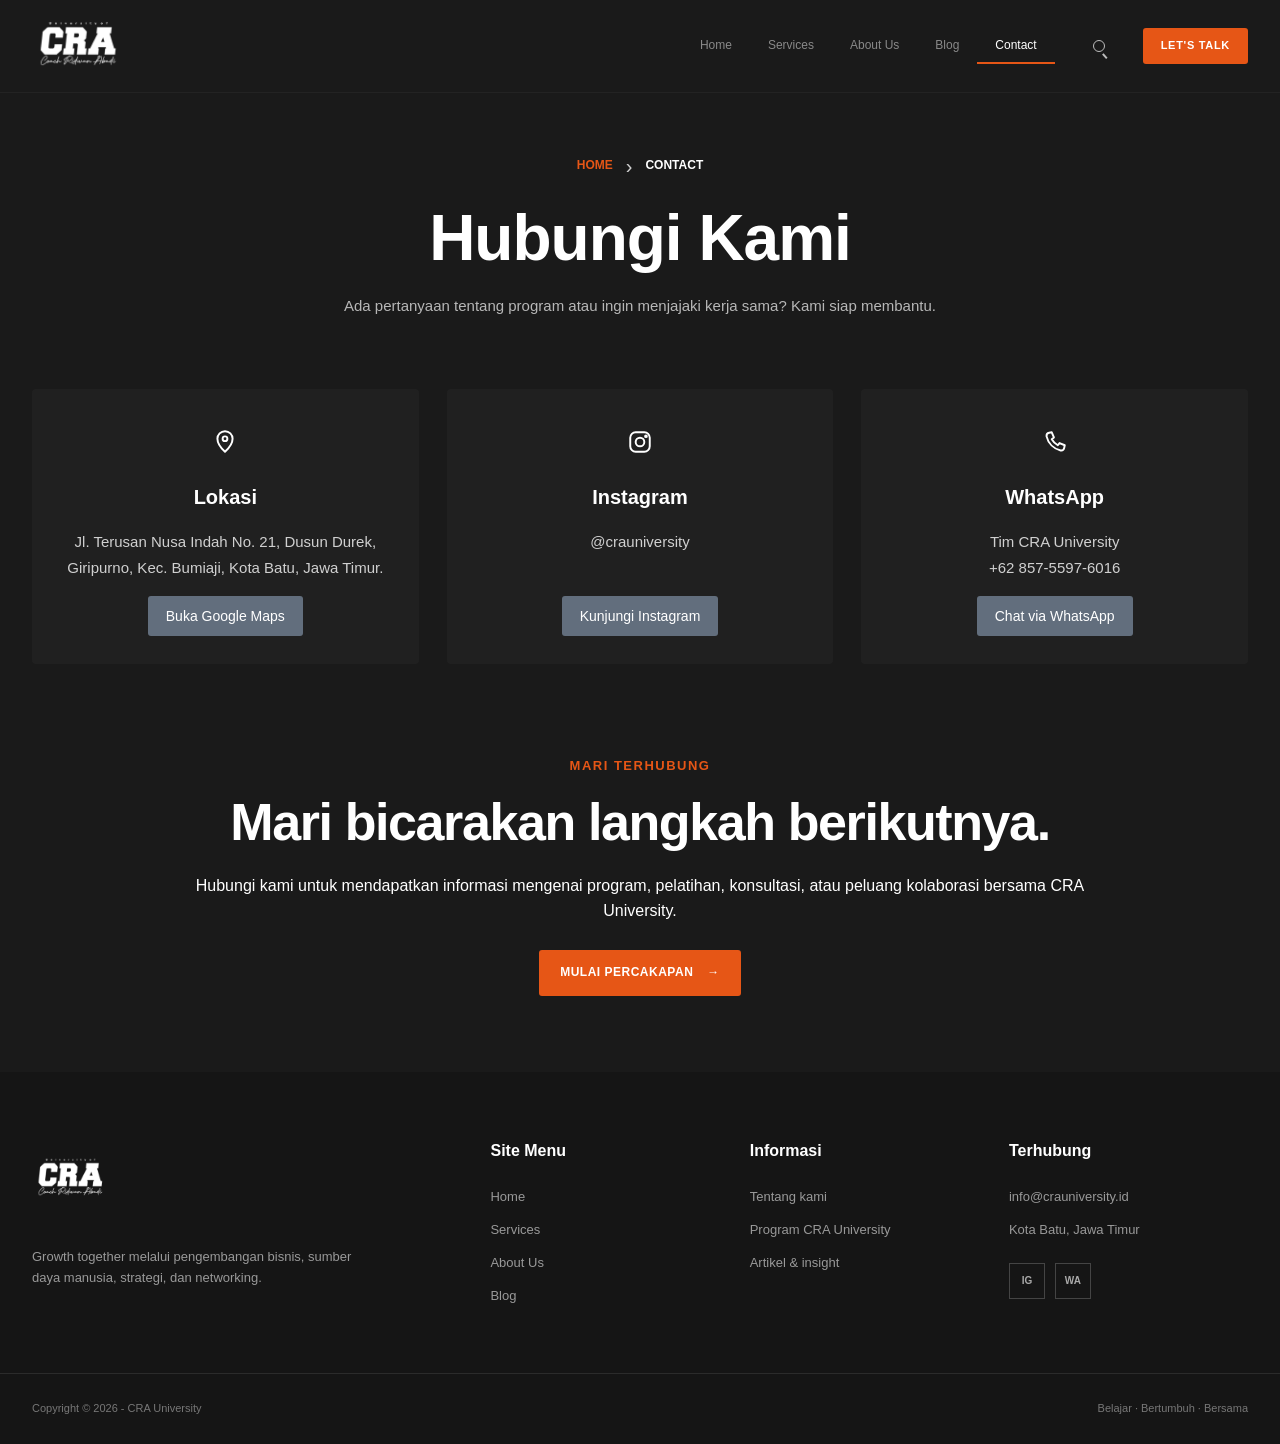
<file: pages/contact.html>
<!DOCTYPE html>
<html lang="id">

<head>
    <meta charset="UTF-8">
    <meta name="viewport" content="width=device-width, initial-scale=1.0">
    <meta name="description" content="Hubungi CRA University untuk informasi program, pelatihan, konsultasi, dan kerja sama.">
    <title>Hubungi Kami - CRA University</title>
    <link rel="preconnect" href="https://fonts.googleapis.com">
    <link rel="preconnect" href="https://fonts.gstatic.com" crossorigin>
    <link href="https://fonts.googleapis.com/css2?family=DM+Sans:wght@400;500;600;700&family=Playfair+Display:wght@500;600;700&display=swap" rel="stylesheet">
    <link rel="stylesheet" href="../css/style.css">
</head>

<body class="about-page contact-page">
    <a class="skip-link" href="#main">Lewati ke konten</a>
    <header class="header" id="header">
        <div class="container navbar">
            <a href="../index.html" class="logo" aria-label="CRA University home">
                <span class="logo-main"><img src="../assets/images/logo cra.png" alt="CRA University"></span>
                <span class="logo-sub">UNIVERSITY</span>
            </a>
            <nav class="nav" id="nav" aria-label="Navigasi utama">
                <ul class="nav-list">
                    <li><a href="../index.html" class="nav-link">Home</a></li>
                    <li><a href="service.html" class="nav-link">Services</a></li>
                    <li><a href="about.html" class="nav-link">About Us</a></li>
                    <li><a href="blog.html" class="nav-link">Blog</a></li>
                    <li><a href="contact.html" class="nav-link active" aria-current="page">Contact</a></li>
                </ul>
            </nav>
            <button class="search-button" type="button" aria-label="Search"><span aria-hidden="true"></span></button>
            <a href="contact.html" class="header-button">Let's Talk</a>
            <button type="button" class="menu-button" id="menuButton" aria-label="Open menu" aria-expanded="false" aria-controls="nav">
                <span></span><span></span><span></span>
            </button>
        </div>
    </header>
    <main id="main">
        <section class="about-page-hero reference-page-hero" aria-labelledby="contact-title">
            <div class="container">
                <nav class="breadcrumbs" aria-label="Breadcrumb">
                    <a href="../index.html">Home</a><span aria-hidden="true">›</span><span aria-current="page">Contact</span>
                </nav>
                <h1 id="contact-title">Hubungi Kami</h1>
                <p>Ada pertanyaan tentang program atau ingin menjajaki kerja sama? Kami siap membantu.</p>
            </div>
        </section>
        <section class="contact-reference" aria-label="Informasi kontak CRA University">
            <div class="container contact-reference-grid">
                <article class="contact-reference-card">
                    <span class="contact-reference-icon" aria-hidden="true"><svg viewBox="0 0 24 24"><path d="M12 21s7-6.4 7-12a7 7 0 1 0-14 0c0 5.6 7 12 7 12Z"></path><circle cx="12" cy="9" r="2.2"></circle></svg></span>
                    <h2>Lokasi</h2><p>Jl. Terusan Nusa Indah No. 21, Dusun Durek, Giripurno, Kec. Bumiaji, Kota Batu, Jawa Timur.</p>
                    <a href="https://maps.app.goo.gl/hWY1gMazES7ZQg7K9" target="_blank" rel="noopener noreferrer">Buka Google Maps</a>
                </article>
                <article class="contact-reference-card">
                    <span class="contact-reference-icon" aria-hidden="true"><svg viewBox="0 0 24 24"><rect x="3" y="3" width="18" height="18" rx="5"></rect><circle cx="12" cy="12" r="4"></circle><circle cx="17.5" cy="6.7" r=".8"></circle></svg></span>
                    <h2>Instagram</h2><p>@crauniversity</p>
                    <a href="https://www.instagram.com/crauniversity/" target="_blank" rel="noopener noreferrer">Kunjungi Instagram</a>
                </article>
                <article class="contact-reference-card">
                    <span class="contact-reference-icon" aria-hidden="true"><svg viewBox="0 0 24 24"><path d="M6.6 3.5 9 3l2 4.8-2 1.6a15.5 15.5 0 0 0 5.6 5.6l1.6-2 4.8 2-.5 2.4a3 3 0 0 1-3.3 2.4A17.5 17.5 0 0 1 4.2 6.8a3 3 0 0 1 2.4-3.3Z"></path></svg></span>
                    <h2>WhatsApp</h2><p>Tim CRA University<br>+62 857-5597-6016</p>
                    <a href="https://wa.me/6285755976016" target="_blank" rel="noopener noreferrer">Chat via WhatsApp</a>
                </article>
            </div>
        </section>
        <section class="contact-event" aria-labelledby="contact-event-title">
            <div class="container contact-event-content">
                <p class="contact-event-label">MARI TERHUBUNG</p>
                <h2 id="contact-event-title">Mari bicarakan langkah berikutnya.</h2>
                <p>Hubungi kami untuk mendapatkan informasi mengenai program, pelatihan, konsultasi, atau peluang kolaborasi bersama CRA University.</p>
                <a class="reference-button" href="https://wa.me/6285755976016?text=Halo%20CRA%20University%2C%20saya%20ingin%20bertanya%20tentang%20program%20dan%20layanan." target="_blank" rel="noopener noreferrer">Mulai percakapan <span aria-hidden="true">→</span></a>
            </div>
        </section>
    </main>
    <footer class="footer about-footer">
        <div class="container footer-grid">
            <div class="footer-brand"><a href="../index.html" class="logo footer-logo" aria-label="CRA University home"><span class="logo-main"><img src="../assets/images/logo cra.png" alt="CRA University" loading="lazy"></span><span class="logo-sub">UNIVERSITY</span></a><p>Growth together melalui pengembangan bisnis, sumber daya manusia, strategi, dan networking.</p></div>
            <div class="footer-column"><h3>Site Menu</h3><a href="../index.html">Home</a><a href="service.html">Services</a><a href="about.html">About Us</a><a href="blog.html">Blog</a></div>
            <div class="footer-column"><h3>Informasi</h3><a href="about.html">Tentang kami</a><a href="service.html">Program CRA University</a><a href="blog.html">Artikel &amp; insight</a></div>
            <div class="footer-column"><h3>Terhubung</h3><a href="mailto:info@crauniversity.id">info@crauniversity.id</a><p>Kota Batu, Jawa Timur</p><div class="social-links"><a href="https://www.instagram.com/crauniversity/" aria-label="Instagram CRA University" target="_blank" rel="noopener noreferrer">IG</a><a href="https://wa.me/6285755976016" aria-label="WhatsApp CRA University" target="_blank" rel="noopener noreferrer">WA</a></div></div>
        </div>
        <div class="footer-bottom"><div class="container footer-bottom-content"><p>Copyright © 2026 - CRA University</p><div><span>Belajar · Bertumbuh · Bersama</span></div></div></div>
    </footer>
    <script src="../js/script.js"></script>
</body>
</html>
</file>
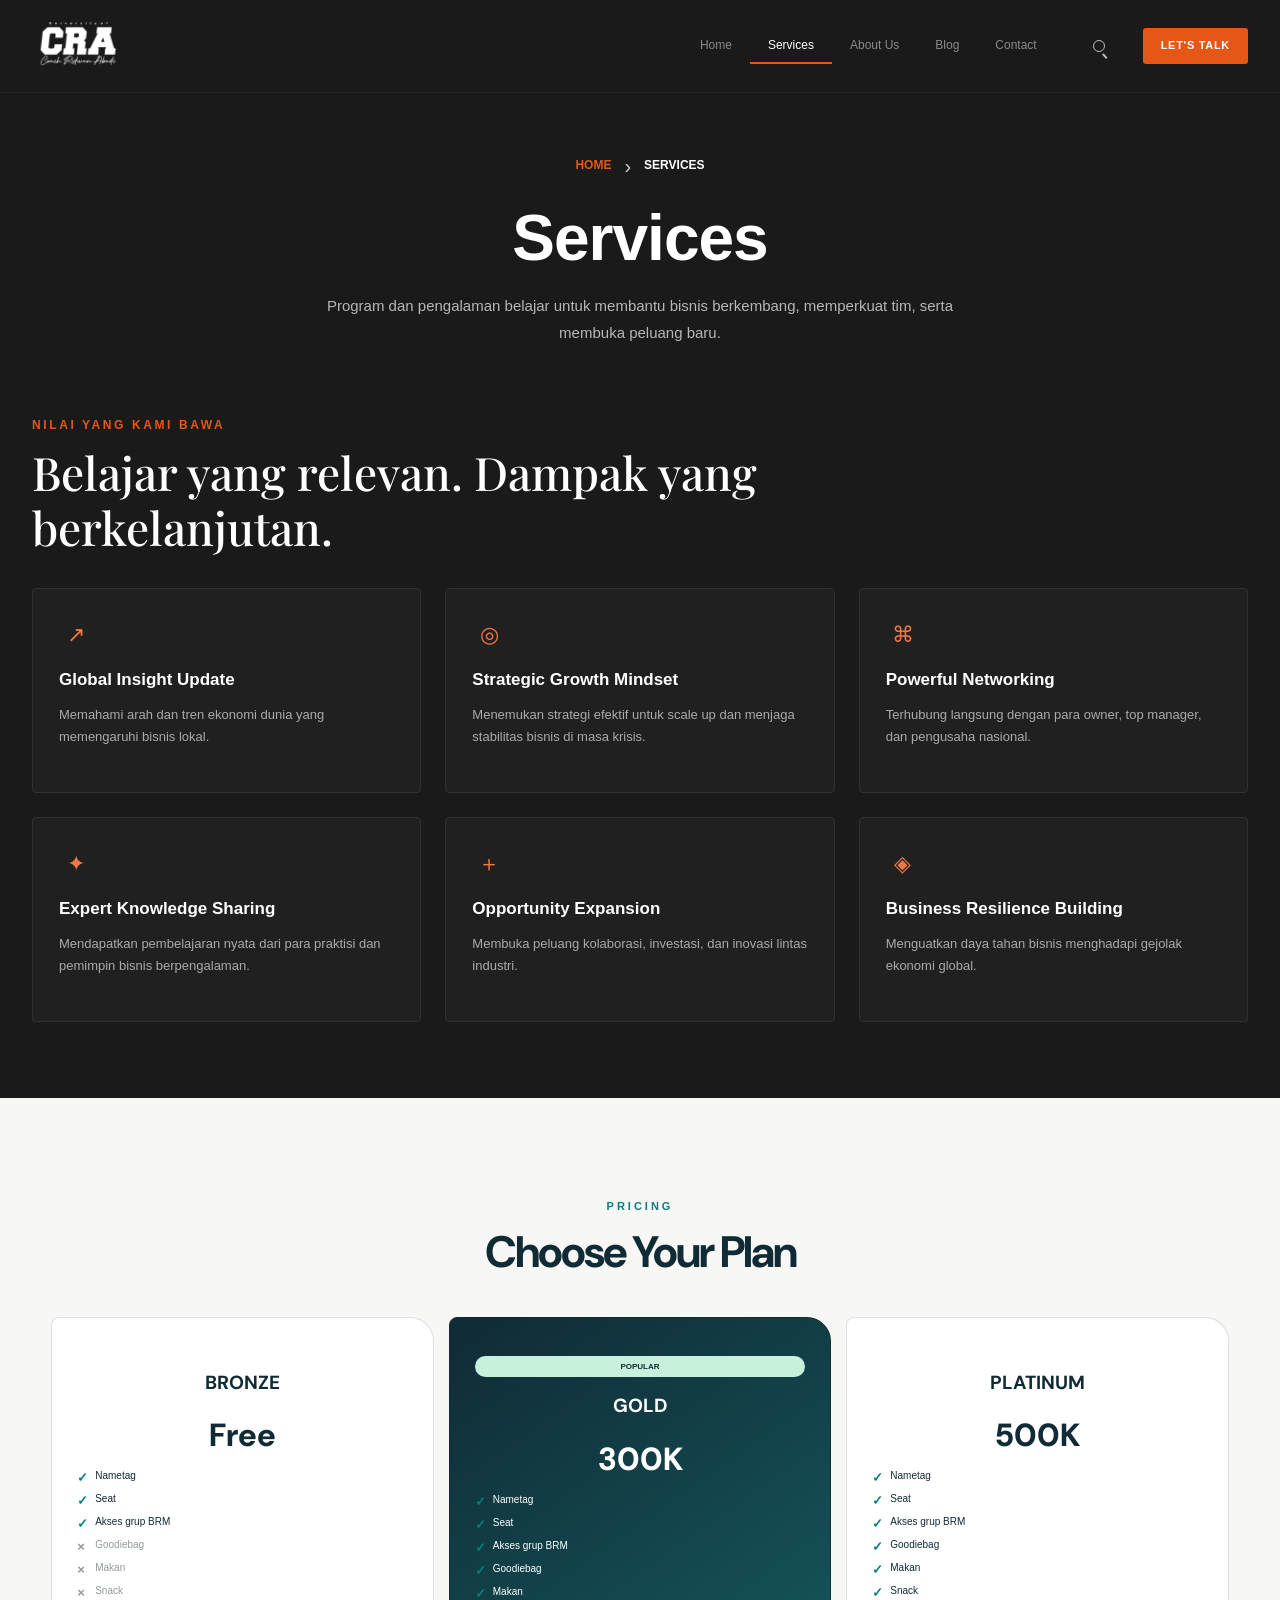
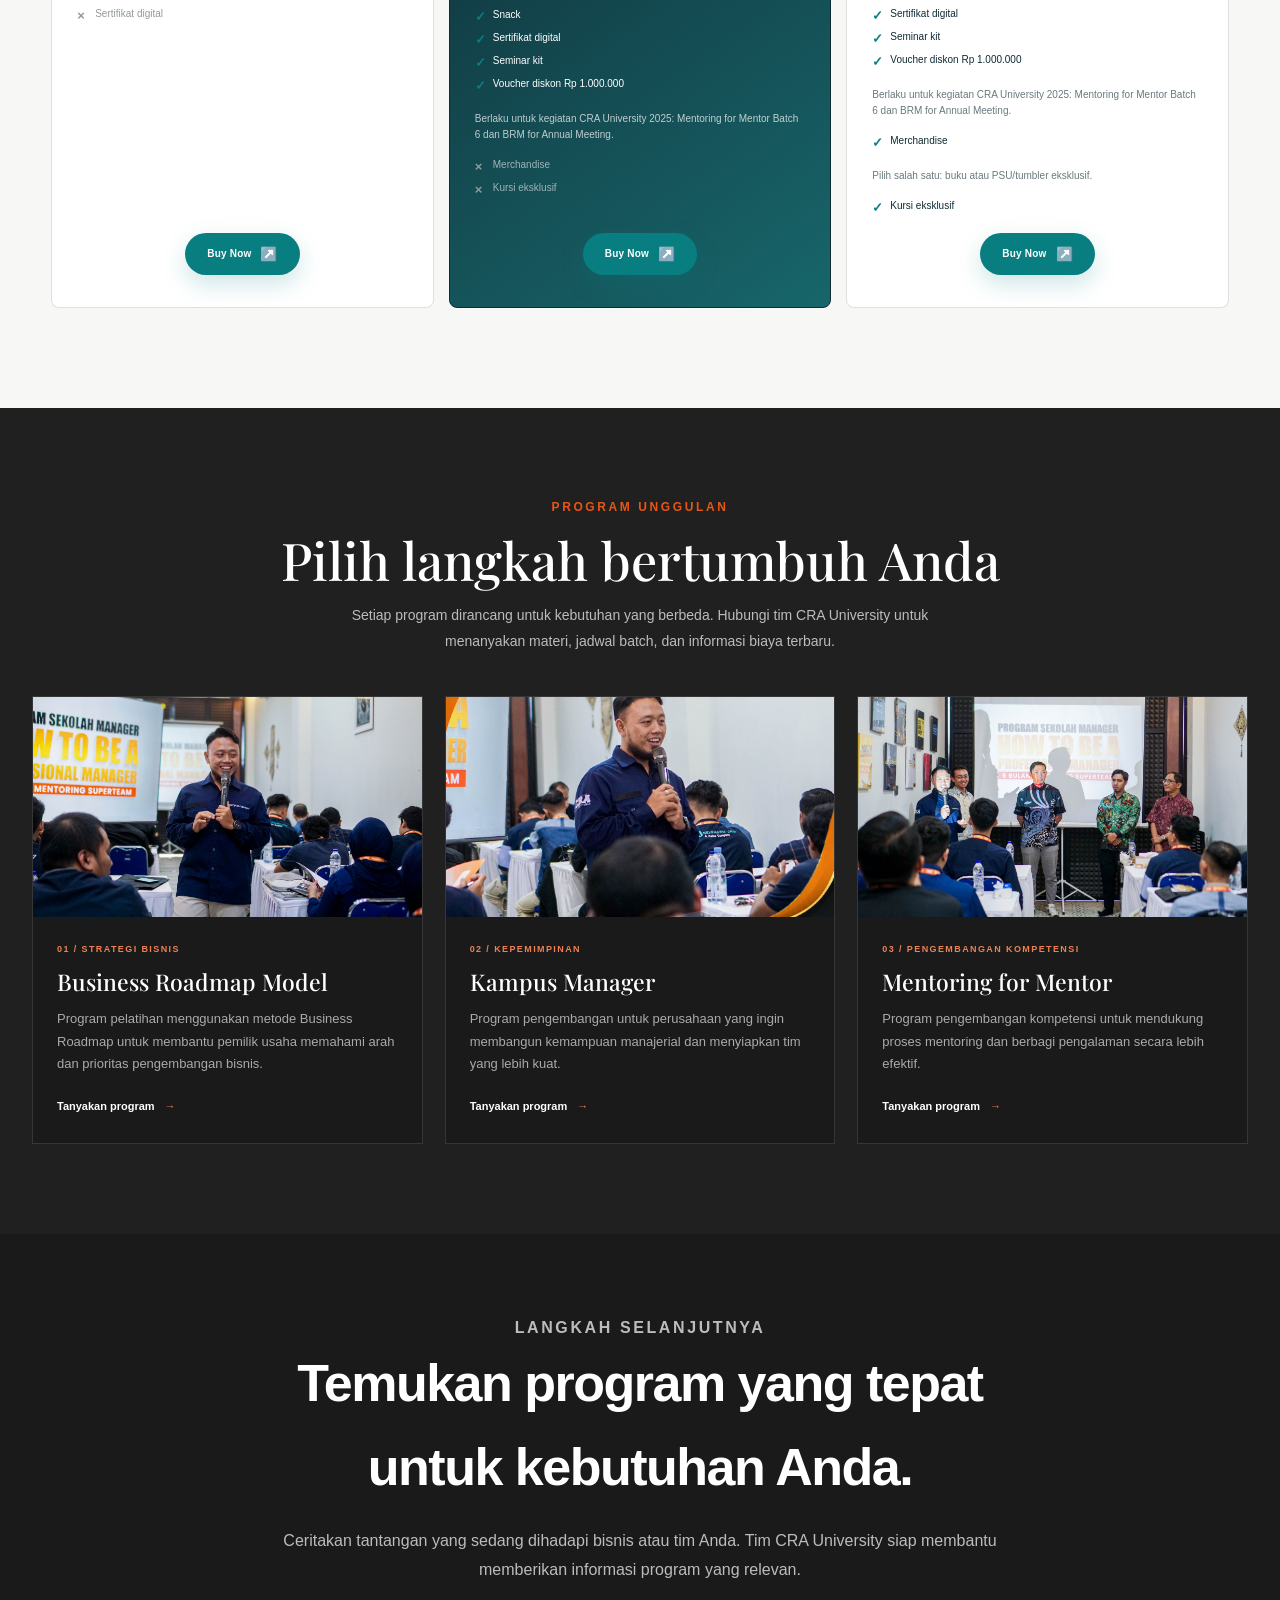
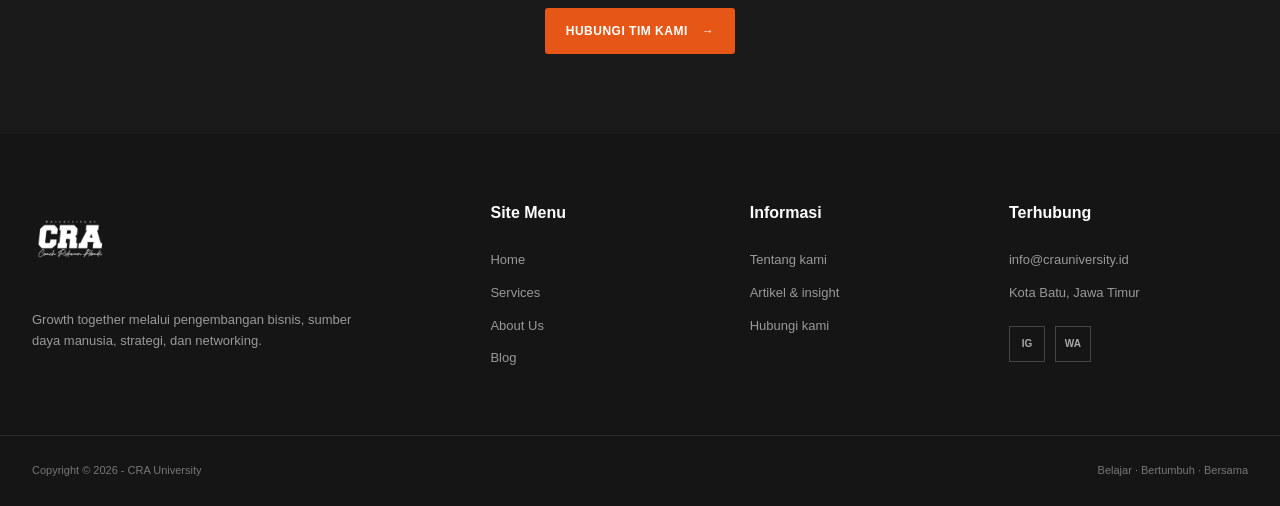
<file: pages/service.html>
<!DOCTYPE html>
<html lang="id">

<head>
    <meta charset="UTF-8">
    <meta name="viewport" content="width=device-width, initial-scale=1.0">
    <meta name="description" content="Program pelatihan dan pengembangan bisnis CRA University untuk membantu pemilik bisnis dan tim bertumbuh.">
    <title>Layanan &amp; Program - CRA University</title>
    <link rel="preconnect" href="https://fonts.googleapis.com">
    <link rel="preconnect" href="https://fonts.gstatic.com" crossorigin>
    <link href="https://fonts.googleapis.com/css2?family=DM+Sans:wght@400;500;600;700&family=Playfair+Display:wght@500;600;700&display=swap" rel="stylesheet">
    <link rel="stylesheet" href="../css/style.css">
</head>

<body class="about-page services-page">
    <a class="skip-link" href="#main">Lewati ke konten</a>
    <header class="header" id="header">
        <div class="container navbar">
            <a href="../index.html" class="logo" aria-label="CRA University home">
                <span class="logo-main"><img src="../assets/images/logo cra.png" alt="CRA University"></span>
                <span class="logo-sub">UNIVERSITY</span>
            </a>
            <nav class="nav" id="nav" aria-label="Navigasi utama">
                <ul class="nav-list">
                    <li><a href="../index.html" class="nav-link">Home</a></li>
                    <li><a href="service.html" class="nav-link active" aria-current="page">Services</a></li>
                    <li><a href="about.html" class="nav-link">About Us</a></li>
                    <li><a href="blog.html" class="nav-link">Blog</a></li>
                    <li><a href="contact.html" class="nav-link">Contact</a></li>
                </ul>
            </nav>
            <button class="search-button" type="button" aria-label="Search"><span aria-hidden="true"></span></button>
            <a href="contact.html" class="header-button">Let's Talk</a>
            <button type="button" class="menu-button" id="menuButton" aria-label="Open menu" aria-expanded="false" aria-controls="nav">
                <span></span><span></span><span></span>
            </button>
        </div>
    </header>
    <main id="main">
        <section class="about-page-hero reference-page-hero" aria-labelledby="services-title">
            <div class="container">
                <nav class="breadcrumbs" aria-label="Breadcrumb">
                    <a href="../index.html">Home</a><span aria-hidden="true">›</span><span aria-current="page">Services</span>
                </nav>
                <h1 id="services-title">Services</h1>
                <p>Program dan pengalaman belajar untuk membantu bisnis berkembang, memperkuat tim, serta membuka peluang baru.</p>
            </div>
        </section>
        <section class="service-benefits" aria-labelledby="service-benefits-title">
            <div class="container service-benefit-grid">
                <div class="service-benefit-heading">
                    <p class="about-eyebrow">NILAI YANG KAMI BAWA</p>
                    <h2 id="service-benefits-title">Belajar yang relevan. Dampak yang berkelanjutan.</h2>
                </div>
                <article class="service-benefit-card"><span class="service-benefit-icon" aria-hidden="true">↗</span><h3>Global Insight Update</h3><p>Memahami arah dan tren ekonomi dunia yang memengaruhi bisnis lokal.</p></article>
                <article class="service-benefit-card"><span class="service-benefit-icon" aria-hidden="true">◎</span><h3>Strategic Growth Mindset</h3><p>Menemukan strategi efektif untuk scale up dan menjaga stabilitas bisnis di masa krisis.</p></article>
                <article class="service-benefit-card"><span class="service-benefit-icon" aria-hidden="true">⌘</span><h3>Powerful Networking</h3><p>Terhubung langsung dengan para owner, top manager, dan pengusaha nasional.</p></article>
                <article class="service-benefit-card"><span class="service-benefit-icon" aria-hidden="true">✦</span><h3>Expert Knowledge Sharing</h3><p>Mendapatkan pembelajaran nyata dari para praktisi dan pemimpin bisnis berpengalaman.</p></article>
                <article class="service-benefit-card"><span class="service-benefit-icon" aria-hidden="true">＋</span><h3>Opportunity Expansion</h3><p>Membuka peluang kolaborasi, investasi, dan inovasi lintas industri.</p></article>
                <article class="service-benefit-card"><span class="service-benefit-icon" aria-hidden="true">◈</span><h3>Business Resilience Building</h3><p>Menguatkan daya tahan bisnis menghadapi gejolak ekonomi global.</p></article>
            </div>
        </section>
        <section class="section pricing" id="pricing">
            <div class="container">
                <div class="section-heading center">
                    <p class="eyebrow">PRICING</p>
                    <h2>Choose Your Plan</h2>
                </div>
                <div class="price-grid">
                    <article class="plan-bronze">
                        <h3>BRONZE</h3>
                        <div class="price">Free</div>
                        <ul class="plan-features">
                            <li class="included">Nametag</li>
                            <li class="included">Seat</li>
                            <li class="included">Akses grup BRM</li>
                            <li class="excluded">Goodiebag</li>
                            <li class="excluded">Makan</li>
                            <li class="excluded">Snack</li>
                            <li class="excluded">Sertifikat digital</li>
                        </ul>
                        <a class="primary-btn plan-button" href="#contact">Buy Now</a>
                    </article>
                    <article class="popular plan-gold">
                        <b>POPULAR</b>
                        <h3>GOLD</h3>
                        <div class="price">300K</div>
                        <ul class="plan-features">
                            <li class="included">Nametag</li>
                            <li class="included">Seat</li>
                            <li class="included">Akses grup BRM</li>
                            <li class="included">Goodiebag</li>
                            <li class="included">Makan</li>
                            <li class="included">Snack</li>
                            <li class="included">Sertifikat digital</li>
                            <li class="included">Seminar kit</li>
                            <li class="included">Voucher diskon Rp 1.000.000</li>
                        </ul>
                        <p class="plan-note">Berlaku untuk kegiatan CRA University 2025: Mentoring for Mentor Batch 6 dan BRM for Annual Meeting.</p>
                        <ul class="plan-features">
                            <li class="excluded">Merchandise</li>
                            <li class="excluded">Kursi eksklusif</li>
                        </ul>
                        <a class="primary-btn plan-button" href="#contact">Buy Now</a>
                    </article>
                    <article class="plan-platinum">
                        <h3>PLATINUM</h3>
                        <div class="price">500K</div>
                        <ul class="plan-features">
                            <li class="included">Nametag</li>
                            <li class="included">Seat</li>
                            <li class="included">Akses grup BRM</li>
                            <li class="included">Goodiebag</li>
                            <li class="included">Makan</li>
                            <li class="included">Snack</li>
                            <li class="included">Sertifikat digital</li>
                            <li class="included">Seminar kit</li>
                            <li class="included">Voucher diskon Rp 1.000.000</li>
                        </ul>
                        <p class="plan-note">Berlaku untuk kegiatan CRA University 2025: Mentoring for Mentor Batch 6 dan BRM for Annual Meeting.</p>
                        <ul class="plan-features">
                            <li class="included">Merchandise</li>
                        </ul>
                        <p class="plan-note">Pilih salah satu: buku atau PSU/tumbler eksklusif.</p>
                        <ul class="plan-features">
                            <li class="included">Kursi eksklusif</li>
                        </ul>
                        <a class="primary-btn plan-button" href="#contact">Buy Now</a>
                    </article>
                </div>
            </div>
        </section>
        <section class="service-programs" id="program" aria-labelledby="service-programs-title">
            <div class="container">
                <div class="service-programs-heading">
                    <p class="about-eyebrow">PROGRAM UNGGULAN</p>
                    <h2 id="service-programs-title">Pilih langkah bertumbuh Anda</h2>
                    <p>Setiap program dirancang untuk kebutuhan yang berbeda. Hubungi tim CRA University untuk menanyakan materi, jadwal batch, dan informasi biaya terbaru.</p>
                </div>
                <div class="service-program-grid">
                    <article class="service-program-card">
                        <img src="../assets/images/DSC02706.jpg.jpeg" alt="Peserta berdiskusi dalam program pengembangan bisnis" loading="lazy">
                        <div class="service-program-copy">
                            <span>01 / STRATEGI BISNIS</span>
                            <h3>Business Roadmap Model</h3>
                            <p>Program pelatihan menggunakan metode Business Roadmap untuk membantu pemilik usaha memahami arah dan prioritas pengembangan bisnis.</p>
                            <a href="https://wa.me/6285755976016?text=Halo%20CRA%20University%2C%20saya%20ingin%20bertanya%20tentang%20program%20Business%20Roadmap%20Model." target="_blank" rel="noopener noreferrer">Tanyakan program <span aria-hidden="true">→</span></a>
                        </div>
                    </article>
                    <article class="service-program-card">
                        <img src="../assets/images/1.png" alt="Materi program pengembangan manajer" loading="lazy">
                        <div class="service-program-copy">
                            <span>02 / KEPEMIMPINAN</span>
                            <h3>Kampus Manager</h3>
                            <p>Program pengembangan untuk perusahaan yang ingin membangun kemampuan manajerial dan menyiapkan tim yang lebih kuat.</p>
                            <a href="https://wa.me/6285755976016?text=Halo%20CRA%20University%2C%20saya%20ingin%20bertanya%20tentang%20program%20Kampus%20Manager." target="_blank" rel="noopener noreferrer">Tanyakan program <span aria-hidden="true">→</span></a>
                        </div>
                    </article>
                    <article class="service-program-card">
                        <img src="../assets/images/DSC02432.jpg" alt="Peserta mengikuti kegiatan CRA University" loading="lazy">
                        <div class="service-program-copy">
                            <span>03 / PENGEMBANGAN KOMPETENSI</span>
                            <h3>Mentoring for Mentor</h3>
                            <p>Program pengembangan kompetensi untuk mendukung proses mentoring dan berbagi pengalaman secara lebih efektif.</p>
                            <a href="https://wa.me/6285755976016?text=Halo%20CRA%20University%2C%20saya%20ingin%20bertanya%20tentang%20program%20Mentoring%20for%20Mentor." target="_blank" rel="noopener noreferrer">Tanyakan program <span aria-hidden="true">→</span></a>
                        </div>
                    </article>
                </div>
            </div>
        </section>
        <section class="service-callout" aria-labelledby="service-callout-title">
            <div class="container service-callout-content">
                <p class="about-eyebrow">LANGKAH SELANJUTNYA</p>
                <h2 id="service-callout-title">Temukan program yang tepat untuk kebutuhan Anda.</h2>
                <p>Ceritakan tantangan yang sedang dihadapi bisnis atau tim Anda. Tim CRA University siap membantu memberikan informasi program yang relevan.</p>
                <a class="reference-button" href="https://wa.me/6285755976016?text=Halo%20CRA%20University%2C%20saya%20ingin%20berdiskusi%20tentang%20program%20yang%20sesuai%20untuk%20bisnis%20saya." target="_blank" rel="noopener noreferrer">Hubungi tim kami <span aria-hidden="true">→</span></a>
            </div>
        </section>
    </main>
    <footer class="footer about-footer">
        <div class="container footer-grid">
            <div class="footer-brand"><a href="../index.html" class="logo footer-logo" aria-label="CRA University home"><span class="logo-main"><img src="../assets/images/logo cra.png" alt="CRA University" loading="lazy"></span><span class="logo-sub">UNIVERSITY</span></a><p>Growth together melalui pengembangan bisnis, sumber daya manusia, strategi, dan networking.</p></div>
            <div class="footer-column"><h3>Site Menu</h3><a href="../index.html">Home</a><a href="service.html">Services</a><a href="about.html">About Us</a><a href="blog.html">Blog</a></div>
            <div class="footer-column"><h3>Informasi</h3><a href="about.html">Tentang kami</a><a href="blog.html">Artikel &amp; insight</a><a href="contact.html">Hubungi kami</a></div>
            <div class="footer-column"><h3>Terhubung</h3><a href="mailto:info@crauniversity.id">info@crauniversity.id</a><p>Kota Batu, Jawa Timur</p><div class="social-links"><a href="https://www.instagram.com/crauniversity/" aria-label="Instagram CRA University" target="_blank" rel="noopener noreferrer">IG</a><a href="https://wa.me/6285755976016" aria-label="WhatsApp CRA University" target="_blank" rel="noopener noreferrer">WA</a></div></div>
        </div>
        <div class="footer-bottom"><div class="container footer-bottom-content"><p>Copyright © 2026 - CRA University</p><div><span>Belajar · Bertumbuh · Bersama</span></div></div></div>
    </footer>
    <script src="../js/script.js"></script>
</body>
</html>
</file>
<file: css/style.css>
/* =========================================================
   1. RESET
========================================================= */

* {
    margin: 0;
    padding: 0;
    box-sizing: border-box;
}

html {
    scroll-behavior: smooth;
}

body {
    font-family: "DM Sans", sans-serif;
    background: #ffffff;
    color: #1c1c1c;
    line-height: 1.6;
    overflow-x: hidden;
}

body.menu-open {
    overflow: hidden;
}

a {
    text-decoration: none;
    color: inherit;
}

button,
input,
textarea {
    font-family: inherit;
}

button {
    cursor: pointer;
}

img {
    display: block;
    max-width: 100%;
}


/* =========================================================
   2. VARIABLES
========================================================= */

:root {

    --primary: #c89b3c;
    --primary-dark: #9f7625;
    --primary-light: #ead8ae;

    --dark: #151515;
    --dark-soft: #242424;

    --text: #555555;
    --text-light: #777777;

    --white: #ffffff;
    --cream: #f7f3eb;
    --cream-dark: #eee7d9;

    --border: #e7e3dc;

    --container: 1180px;

    --transition: 0.35s ease;
}


/* =========================================================
   3. GLOBAL
========================================================= */

.container {
    width: min(var(--container), calc(100% - 80px));
    margin: 0 auto;
}

.section {
    padding: 120px 0;
}

.section-header {
    max-width: 700px;
    margin-bottom: 60px;
}

.section-label {
    display: block;
    margin-bottom: 15px;

    color: var(--primary);

    font-size: 12px;
    font-weight: 700;

    letter-spacing: 3px;
    text-transform: uppercase;
}

.section-title {
    font-family: "Playfair Display", serif;

    font-size: clamp(40px, 5vw, 64px);
    font-weight: 600;

    line-height: 1.1;

    color: var(--dark);
}

.section-title span {
    color: var(--primary);
}

.section-description {
    color: var(--text);
    max-width: 600px;
}


/* =========================================================
   4. BUTTON
========================================================= */

.button {
    display: inline-flex;

    align-items: center;
    justify-content: center;

    gap: 15px;

    min-height: 50px;

    padding: 0 28px;

    border: 1px solid transparent;

    font-size: 11px;
    font-weight: 700;

    letter-spacing: 1.5px;

    transition: var(--transition);
}

.button span {
    font-size: 18px;
    line-height: 1;
}

.button-primary {
    background: var(--primary);
    color: var(--white);
}

.button-primary:hover {
    background: var(--primary-dark);
    transform: translateY(-3px);
}

.button-outline {
    border-color: var(--dark);
    color: var(--dark);
}

.button-outline:hover {
    background: var(--dark);
    color: var(--white);
}

.button-link {
    padding-left: 0;
    padding-right: 0;

    color: var(--dark);

    border-bottom: 1px solid var(--dark);

    min-height: auto;
}

.button-link:hover {
    color: var(--primary);
    border-color: var(--primary);
}

.button-light {
    background: var(--white);
    color: var(--dark);
}

.button-light:hover {
    background: var(--dark);
    color: var(--white);
    transform: translateY(-3px);
}


/* =========================================================
   5. HEADER
========================================================= */

.header {
    position: fixed;

    top: 0;
    left: 0;

    width: 100%;

    z-index: 9999;

    background: rgba(255, 255, 255, 0.97);

    border-bottom: 1px solid rgba(0, 0, 0, 0.06);

    transition: var(--transition);
}

.header.scrolled {
    box-shadow: 0 8px 30px rgba(0, 0, 0, 0.08);
}

.navbar {
    min-height: 90px;

    display: flex;
    align-items: center;
    justify-content: space-between;

    gap: 40px;
}

.header-container {
    min-height: 90px;

    display: flex;
    align-items: center;
    justify-content: space-between;

    gap: 40px;
}


/* =========================================================
   6. LOGO
========================================================= */

.logo {
    display: inline-flex;
    flex-direction: column;

    line-height: 1;

    flex-shrink: 0;
}

.logo-main {
    font-size: 30px;
    font-weight: 800;

    letter-spacing: 5px;

    color: var(--dark);
}

.logo-sub {
    margin-top: 6px;

    font-size: 7px;
    font-weight: 700;

    letter-spacing: 4px;

    color: var(--primary);
}


/* =========================================================
   7. NAVIGATION
========================================================= */

.nav {
    display: flex;

    align-items: center;

    gap: 34px;

    margin-left: auto;
}

.nav-list {
    display: flex;
    align-items: center;
    gap: 30px;

    list-style: none;
}

.nav-link {
    position: relative;

    padding: 10px 0;

    font-size: 12px;
    font-weight: 600;

    color: #444;

    transition: var(--transition);
}

.nav-link::after {
    content: "";

    position: absolute;

    left: 0;
    bottom: 2px;

    width: 0;
    height: 1px;

    background: var(--primary);

    transition: var(--transition);
}

.nav-link:hover,
.nav-link.active {
    color: var(--primary);
}

.nav-link:hover::after,
.nav-link.active::after {
    width: 100%;
}


/* =========================================================
   8. TALK BUTTON
========================================================= */

.talk-button {
    display: inline-flex;

    align-items: center;
    justify-content: center;

    min-height: 42px;

    padding: 0 22px;

    background: var(--dark);

    color: var(--white);

    font-size: 10px;
    font-weight: 700;

    letter-spacing: 1.5px;

    transition: var(--transition);
}

.talk-button:hover {
    background: var(--primary);
    transform: translateY(-2px);
}

.header-button {
    display: inline-flex;
    align-items: center;
    justify-content: center;
    flex-shrink: 0;

    min-height: 44px;
    padding: 0 22px;

    border: 1px solid var(--dark);
    background: var(--dark);
    color: var(--white);

    font-size: 11px;
    font-weight: 700;
    letter-spacing: 1px;

    transition: var(--transition);
}

.header-button:hover {
    border-color: var(--primary);
    background: var(--primary);
    transform: translateY(-2px);
}


/* =========================================================
   9. MOBILE MENU BUTTON
========================================================= */

.menu-button {
    display: none;

    width: 42px;
    height: 42px;

    padding: 8px;

    border: 0;

    background: transparent;

    border-radius: 4px;
}

.menu-button:focus-visible,
.nav-link:focus-visible,
.header-button:focus-visible {
    outline: 2px solid var(--primary);
    outline-offset: 4px;
}

.menu-button span {
    display: block;
    flex-shrink: 0;

    width: 100%;
    height: 2px;

    margin: 3px 0;

    background: var(--dark);

    transition: var(--transition);
}

.menu-button.active span:nth-child(1) {
    transform: translateY(8px) rotate(45deg);
}

.menu-button.active span:nth-child(2) {
    opacity: 0;
}

.menu-button.active span:nth-child(3) {
    transform: translateY(-8px) rotate(-45deg);
}


/* =========================================================
   10. HERO
========================================================= */

.hero {
    position: relative;

    min-height: 100vh;

    display: flex;
    align-items: center;

    padding-top: 90px;

    background:
        linear-gradient(
            90deg,
            #ffffff 0%,
            #ffffff 54%,
            var(--cream) 54%,
            var(--cream) 100%
        );

    overflow: hidden;
}

.hero-container {
    display: grid;

    grid-template-columns: 0.95fr 1.05fr;

    align-items: center;

    min-height: calc(100vh - 90px);
}

.hero-content {
    position: relative;

    z-index: 5;

    padding: 80px 0;
}

.hero-label {
    margin-bottom: 22px;

    color: var(--primary);

    font-size: 12px;
    font-weight: 700;

    letter-spacing: 4px;
}

.hero-title {
    max-width: 650px;

    margin-bottom: 28px;

    font-family: "Playfair Display", serif;

    font-size: clamp(60px, 8vw, 108px);

    font-weight: 600;

    line-height: 0.95;

    letter-spacing: -3px;

    color: var(--dark);
}

.hero-title span {
    display: block;

    color: var(--primary);
}

.hero-description {
    max-width: 500px;

    margin-bottom: 35px;

    color: var(--text);

    font-size: 16px;
}

.hero-actions {
    display: flex;

    align-items: center;

    gap: 28px;
}


/* =========================================================
   11. HERO VISUAL
========================================================= */

.hero-visual {
    position: relative;

    min-height: 650px;

    display: flex;
    align-items: center;
    justify-content: center;
}

.hero-image-wrapper {
    position: relative;

    z-index: 3;

    width: min(500px, 75%);
}

.hero-image-placeholder {
    position: relative;

    width: 100%;

    aspect-ratio: 4 / 5;

    display: flex;

    flex-direction: column;

    align-items: center;
    justify-content: center;

    background:
        linear-gradient(
            145deg,
            #282828,
            #111111
        );

    color: var(--white);

    overflow: hidden;

    box-shadow:
        30px 30px 0 var(--primary-light);
}

.hero-image-placeholder::before {
    content: "";

    position: absolute;

    width: 280px;
    height: 280px;

    border-radius: 50%;

    border: 1px solid rgba(255, 255, 255, 0.15);
}

.hero-image-placeholder::after {
    content: "";

    position: absolute;

    width: 400px;
    height: 400px;

    border-radius: 50%;

    border: 1px solid rgba(255, 255, 255, 0.08);
}

.hero-image-placeholder span {
    position: relative;
    z-index: 2;

    font-size: 90px;
    font-weight: 800;

    letter-spacing: 8px;
}

.hero-image-placeholder small {
    position: relative;
    z-index: 2;

    margin-top: 5px;

    color: var(--primary);

    font-size: 10px;
    font-weight: 700;

    letter-spacing: 6px;
}

.hero-shape {
    position: absolute;

    border-radius: 50%;

    z-index: 1;
}

.hero-shape-one {
    width: 180px;
    height: 180px;

    top: 100px;
    right: 5%;

    background: var(--primary);

    opacity: 0.15;
}

.hero-shape-two {
    width: 100px;
    height: 100px;

    bottom: 90px;
    left: 5%;

    border: 1px solid var(--primary);

    opacity: 0.5;
}

.hero-floating-card {
    position: absolute;

    z-index: 5;

    right: 0;
    bottom: 100px;

    display: flex;

    align-items: center;

    gap: 18px;

    padding: 18px 25px;

    background: var(--white);

    box-shadow: 0 15px 45px rgba(0, 0, 0, 0.12);
}

.floating-number {
    color: var(--primary);

    font-family: "Playfair Display", serif;

    font-size: 30px;
}

.floating-text {
    font-size: 12px;
    font-weight: 600;

    line-height: 1.4;

    text-transform: uppercase;
}


/* =========================================================
   12. PROGRAM
========================================================= */

.program {
    background: var(--white);
}

.program-grid {
    display: grid;

    grid-template-columns: repeat(2, 1fr);

    gap: 35px;
}

.program-card {
    background: var(--white);

    border: 1px solid var(--border);

    transition: var(--transition);
}

.program-card:hover {
    transform: translateY(-8px);

    box-shadow:
        0 25px 60px rgba(0, 0, 0, 0.08);
}

.program-card-image {
    position: relative;

    height: 330px;

    overflow: hidden;
}

.image-placeholder {
    width: 100%;
    height: 100%;

    display: flex;

    align-items: center;
    justify-content: center;

    background:
        linear-gradient(
            135deg,
            #242424,
            #3a3a3a
        );

    color: var(--primary);

    font-family: "Playfair Display", serif;

    font-size: 48px;
    font-weight: 600;

    letter-spacing: 3px;
}

.program-number {
    position: absolute;

    top: 20px;
    right: 20px;

    width: 48px;
    height: 48px;

    display: flex;

    align-items: center;
    justify-content: center;

    background: var(--white);

    color: var(--primary);

    font-size: 13px;
    font-weight: 700;
}

.program-card-content {
    padding: 35px;
}

.program-card-content h3 {
    margin-bottom: 15px;

    font-family: "Playfair Display", serif;

    font-size: 30px;

    color: var(--dark);
}

.program-card-content p {
    margin-bottom: 25px;

    color: var(--text);

    font-size: 14px;
}

.read-more {
    display: inline-flex;

    align-items: center;

    gap: 12px;

    color: var(--primary-dark);

    font-size: 10px;
    font-weight: 700;

    letter-spacing: 1.5px;

    transition: var(--transition);
}

.read-more span {
    font-size: 16px;
}

.read-more:hover {
    gap: 18px;
    color: var(--dark);
}


/* =========================================================
   13. COMMERCIALS
========================================================= */

.commercials {
    padding: 110px 0;

    background: var(--dark);

    color: var(--white);
}

.commercials-header {
    text-align: center;

    margin-bottom: 65px;
}

.commercials-header .section-label {
    color: var(--primary);
}

.commercials-header h2 {
    font-family: "Playfair Display", serif;

    font-size: clamp(42px, 5vw, 64px);

    font-weight: 600;
}

.commercials-grid {
    display: grid;

    grid-template-columns: repeat(3, 1fr);

    border-top: 1px solid rgba(255, 255, 255, 0.15);
    border-bottom: 1px solid rgba(255, 255, 255, 0.15);
}

.commercial-item {
    position: relative;

    padding: 55px 30px;

    text-align: center;

    border-right: 1px solid rgba(255, 255, 255, 0.15);
}

.commercial-item:last-child {
    border-right: 0;
}

.commercial-number {
    font-family: "Playfair Display", serif;

    font-size: clamp(55px, 7vw, 90px);

    line-height: 1;

    color: var(--white);
}

.commercial-plus {
    margin-left: 5px;

    color: var(--primary);

    font-size: 25px;
}

.commercial-item p {
    margin-top: 12px;

    color: #b8b8b8;

    font-size: 12px;

    text-transform: uppercase;

    letter-spacing: 2px;
}


/* =========================================================
   14. DOCUMENTATION
========================================================= */

.documentation {
    background: var(--cream);
}

.documentation-grid {
    display: grid;

    grid-template-columns: 1.4fr 1fr 1fr;

    grid-template-rows: 280px 280px;

    gap: 20px;
}

.documentation-item {
    overflow: hidden;
}

.documentation-item.large {
    grid-row: span 2;
}

.documentation-image {
    position: relative;

    width: 100%;
    height: 100%;

    overflow: hidden;
}

.documentation-image .image-placeholder {
    font-size: 32px;

    transition: transform 0.6s ease;
}

.documentation-image:hover .image-placeholder {
    transform: scale(1.08);
}

.documentation-overlay {
    position: absolute;

    left: 0;
    bottom: 0;

    width: 100%;

    padding: 25px;

    background:
        linear-gradient(
            transparent,
            rgba(0, 0, 0, 0.85)
        );

    color: var(--white);

    font-size: 11px;
    font-weight: 700;

    letter-spacing: 1.5px;
}

.center-button {
    display: flex;

    justify-content: center;

    margin-top: 50px;
}


/* =========================================================
   15. CLIENTS
========================================================= */

.clients {
    background: var(--white);
}

.clients-header {
    max-width: 760px;

    margin-bottom: 60px;
}

.clients-header .section-title {
    margin-bottom: 25px;
}

.client-logos {
    display: grid;

    grid-template-columns: repeat(4, 1fr);

    border-top: 1px solid var(--border);
    border-left: 1px solid var(--border);
}

.client-logo {
    min-height: 130px;

    display: flex;

    align-items: center;
    justify-content: center;

    border-right: 1px solid var(--border);
    border-bottom: 1px solid var(--border);

    color: #8c8c8c;

    font-size: 12px;
    font-weight: 700;

    letter-spacing: 2px;

    transition: var(--transition);
}

.client-logo:hover {
    color: var(--primary);

    background: var(--cream);
}


/* =========================================================
   16. YEAR PROGRAM
========================================================= */

.year-program {
    background: var(--cream);
}

.year-program-header {
    display: grid;

    grid-template-columns: 1fr 1fr;

    gap: 80px;

    align-items: end;

    margin-bottom: 60px;
}

.year-program-description {
    color: var(--text);

    font-size: 14px;
}

.year-program-description p + p {
    margin-top: 15px;
}

.year-program-list {
    border-top: 1px solid var(--dark);
}

.year-program-item {
    display: grid;

    grid-template-columns: 80px 280px 1fr;

    align-items: center;

    gap: 35px;

    padding: 25px 0;

    border-bottom: 1px solid #d8d0c2;

    transition: var(--transition);
}

.year-program-item:hover {
    padding-left: 15px;
    padding-right: 15px;

    background: rgba(255, 255, 255, 0.5);
}

.year-program-number {
    color: var(--primary);

    font-family: "Playfair Display", serif;

    font-size: 28px;
}

.year-program-image {
    height: 150px;

    display: flex;

    align-items: center;
    justify-content: center;

    background: var(--dark);

    color: var(--primary);

    font-family: "Playfair Display", serif;

    font-size: 25px;
    font-weight: 600;
}

.year-program-content h3 {
    margin-bottom: 10px;

    font-family: "Playfair Display", serif;

    font-size: 27px;
}

.year-program-content p {
    margin-bottom: 20px;

    color: var(--text);

    font-size: 14px;
}

.year-program-content a {
    color: var(--primary-dark);

    font-size: 10px;
    font-weight: 700;

    letter-spacing: 1.5px;
}


/* =========================================================
   17. CTA
========================================================= */

.cta {
    position: relative;

    padding: 110px 0;

    background:
        linear-gradient(
            120deg,
            var(--primary),
            #d7b15e
        );

    overflow: hidden;
}

.cta::before {
    content: "";

    position: absolute;

    width: 500px;
    height: 500px;

    border-radius: 50%;

    right: -200px;
    top: -250px;

    border: 1px solid rgba(255, 255, 255, 0.3);
}

.cta::after {
    content: "";

    position: absolute;

    width: 350px;
    height: 350px;

    border-radius: 50%;

    left: -200px;
    bottom: -200px;

    border: 1px solid rgba(255, 255, 255, 0.2);
}

.cta-container {
    position: relative;

    z-index: 2;

    display: flex;

    align-items: center;
    justify-content: space-between;

    gap: 50px;
}

.cta-content {
    max-width: 700px;
}

.cta .section-label {
    color: var(--dark);
}

.cta h2 {
    margin-bottom: 20px;

    font-family: "Playfair Display", serif;

    font-size: clamp(45px, 6vw, 75px);

    line-height: 1;

    color: var(--white);
}

.cta p {
    max-width: 600px;

    color: rgba(255, 255, 255, 0.85);
}


/* =========================================================
   18. BLOG
========================================================= */

.blog {
    background: var(--white);
}

.blog-grid {
    display: grid;

    grid-template-columns: repeat(3, 1fr);

    gap: 25px;
}

.blog-card {
    border: 1px solid var(--border);

    transition: var(--transition);
}

.blog-card:hover {
    transform: translateY(-7px);

    box-shadow:
        0 20px 50px rgba(0, 0, 0, 0.08);
}

.blog-image {
    height: 230px;

    display: flex;

    align-items: center;
    justify-content: center;

    background: var(--dark);

    color: var(--primary);

    font-family: "Playfair Display", serif;

    font-size: 30px;
    font-weight: 600;

    letter-spacing: 2px;
}

.blog-content {
    padding: 30px;
}

.blog-category {
    color: var(--primary);

    font-size: 10px;
    font-weight: 700;

    letter-spacing: 2px;
}

.blog-content h3 {
    min-height: 75px;

    margin: 12px 0 25px;

    font-family: "Playfair Display", serif;

    font-size: 24px;

    line-height: 1.3;
}

.blog-content a {
    color: var(--primary-dark);

    font-size: 10px;
    font-weight: 700;

    letter-spacing: 1.5px;
}


/* =========================================================
   19. CONTACT
========================================================= */

.contact {
    background: var(--cream);
}

.contact-container {
    display: grid;

    grid-template-columns: 0.9fr 1.1fr;

    gap: 100px;

    align-items: start;
}

.contact-info .section-title {
    margin-bottom: 25px;
}

.contact-info .section-title span {
    display: block;
}

.contact-details {
    margin-top: 45px;
}

.contact-detail {
    display: flex;

    align-items: center;

    gap: 20px;

    margin-bottom: 25px;
}

.contact-icon {
    width: 48px;
    height: 48px;

    display: flex;

    align-items: center;
    justify-content: center;

    background: var(--white);

    color: var(--primary);

    font-size: 18px;
}

.contact-detail strong {
    display: block;

    margin-bottom: 3px;

    font-size: 12px;

    text-transform: uppercase;

    letter-spacing: 1px;
}

.contact-detail p {
    color: var(--text);

    font-size: 14px;
}


/* =========================================================
   20. CONTACT FORM
========================================================= */

.contact-form {
    padding: 45px;

    background: var(--white);

    box-shadow:
        0 20px 60px rgba(0, 0, 0, 0.06);
}

.form-group {
    margin-bottom: 22px;
}

.form-group label {
    display: block;

    margin-bottom: 8px;

    color: var(--dark);

    font-size: 11px;
    font-weight: 700;

    letter-spacing: 1px;

    text-transform: uppercase;
}

.form-group input,
.form-group textarea {
    width: 100%;

    padding: 15px 16px;

    border: 1px solid var(--border);

    outline: none;

    background: #ffffff;

    color: var(--dark);

    font-size: 14px;

    transition: var(--transition);
}

.form-group textarea {
    resize: vertical;
}

.form-group input:focus,
.form-group textarea:focus {
    border-color: var(--primary);

    box-shadow:
        0 0 0 3px rgba(200, 155, 60, 0.08);
}


/* =========================================================
   21. FOOTER
========================================================= */

.footer {
    background: #111111;

    color: var(--white);
}

.footer-grid {
    display: grid;

    grid-template-columns: 2fr 1fr 1fr 1.2fr;

    gap: 60px;

    padding: 80px 0;
}

.footer-logo .logo-main {
    color: var(--white);
}

.footer-brand p {
    max-width: 330px;

    margin-top: 22px;

    color: #999999;

    font-size: 13px;
}

.footer-column {
    display: flex;

    flex-direction: column;

    align-items: flex-start;

    gap: 12px;
}

.footer-column h3 {
    margin-bottom: 12px;

    font-family: "Playfair Display", serif;

    font-size: 21px;
}

.footer-column a,
.footer-column p {
    color: #999999;

    font-size: 13px;

    transition: var(--transition);
}

.footer-column a:hover {
    color: var(--primary);
}

.social-links {
    display: flex;

    gap: 10px;

    margin-top: 10px;
}

.social-links a {
    width: 36px;
    height: 36px;

    display: flex;

    align-items: center;
    justify-content: center;

    border: 1px solid #444;

    color: #aaa;

    font-size: 10px;
    font-weight: 700;

    transition: var(--transition);
}

.social-links a:hover {
    border-color: var(--primary);

    background: var(--primary);

    color: var(--white);
}

.footer-bottom {
    border-top: 1px solid #292929;
}

.footer-bottom-content {
    min-height: 70px;

    display: flex;

    align-items: center;
    justify-content: space-between;

    gap: 20px;
}

.footer-bottom p,
.footer-bottom a,
.footer-bottom span {
    color: #777777;

    font-size: 11px;
}

.footer-bottom-content > div {
    display: flex;

    align-items: center;

    gap: 12px;
}


/* =========================================================
   22. SCROLL ANIMATION
========================================================= */

.reveal {
    opacity: 0;

    transform: translateY(30px);

    transition:
        opacity 0.8s ease,
        transform 0.8s ease;
}

.reveal.show {
    opacity: 1;

    transform: translateY(0);
}


/* =========================================================
   23. RESPONSIVE - TABLET
========================================================= */

@media (max-width: 1050px) {

    .container {
        width: min(
            var(--container),
            calc(100% - 50px)
        );
    }

    .navbar,
    .header-container {
        gap: 24px;
    }

    .nav-list {
        gap: 20px;
    }

    .hero-title {
        font-size: 75px;
    }

    .hero-visual {
        min-height: 550px;
    }

    .program-card-image {
        height: 280px;
    }

    .year-program-item {
        grid-template-columns:
            60px
            220px
            1fr;
    }

    .contact-container {
        gap: 50px;
    }
}


/* =========================================================
   24. RESPONSIVE - MOBILE NAV
========================================================= */

@media (max-width: 850px) {

    .navbar,
    .header-container {
        min-height: 78px;
    }

    .nav {
        position: fixed;

        top: 78px;
        right: -100%;
        z-index: 9998;

        width: min(360px, 88%);

        height: calc(100vh - 78px);
        height: calc(100dvh - 78px);

        padding: 28px 26px;
        overflow-y: auto;

        flex-direction: column;

        align-items: flex-start;

        background: var(--white);

        box-shadow:
            -12px 18px 36px rgba(21, 21, 21, 0.12);

        transition: right 0.35s ease;
    }

    .nav.active {
        right: 0;
    }

    .nav-list {
        width: 100%;
        flex-direction: column;
        align-items: stretch;
        gap: 0;
    }

    .nav-list li {
        width: 100%;
    }

    .nav-link {
        display: block;
        width: 100%;

        padding: 16px 0;

        font-size: 15px;

        border-bottom: 1px solid var(--border);
    }

    .nav-link::after {
        bottom: -1px;
    }

    .header-button {
        display: none;
    }

    .menu-button {
        display: flex;
        flex-direction: column;
        justify-content: center;
        flex-shrink: 0;

        position: relative;
        z-index: 9999;

        width: 44px;
        height: 44px;
        margin-left: auto;

        border: 1px solid var(--border);
        background: var(--white);
    }


    .hero {
        min-height: auto;

        padding-top: 78px;

        background:
            linear-gradient(
                180deg,
                #ffffff 0%,
                #ffffff 60%,
                var(--cream) 60%,
                var(--cream) 100%
            );
    }

    .hero-container {
        grid-template-columns: 1fr;

        min-height: auto;
    }

    .hero-content {
        padding: 100px 0 50px;

        text-align: center;
    }

    .hero-description {
        margin-left: auto;
        margin-right: auto;
    }

    .hero-actions {
        justify-content: center;
    }

    .hero-visual {
        min-height: 600px;
    }

    .hero-image-wrapper {
        width: min(450px, 70%);
    }

    .hero-floating-card {
        right: 5%;
    }


    .year-program-header {
        grid-template-columns: 1fr;

        gap: 25px;
    }


    .contact-container {
        grid-template-columns: 1fr;
    }

    .footer-grid {
        grid-template-columns: repeat(2, 1fr);
    }
}


/* =========================================================
   25. RESPONSIVE - SMALL MOBILE
========================================================= */

@media (max-width: 600px) {

    .container {
        width: calc(100% - 35px);
    }

    .section {
        padding: 80px 0;
    }

    .section-header {
        margin-bottom: 40px;
    }

    .section-title {
        font-size: 42px;
    }


    /* HERO */

    .hero-title {
        font-size: 57px;

        letter-spacing: -2px;
    }

    .hero-description {
        font-size: 14px;
    }

    .hero-actions {
        flex-direction: column;

        align-items: stretch;

        gap: 18px;
    }

    .button {
        width: 100%;
    }

    .button-link {
        justify-content: center;
    }

    .hero-visual {
        min-height: 470px;
    }

    .hero-image-wrapper {
        width: 75%;
    }

    .hero-image-placeholder span {
        font-size: 60px;
    }

    .hero-floating-card {
        right: 0;
        bottom: 60px;

        padding: 14px 18px;
    }

    .floating-number {
        font-size: 24px;
    }


    /* PROGRAM */

    .program-grid {
        grid-template-columns: 1fr;
    }

    .program-card-image {
        height: 250px;
    }

    .program-card-content {
        padding: 28px;
    }

    .program-card-content h3 {
        font-size: 25px;
    }


    /* COMMERCIALS */

    .commercials {
        padding: 80px 0;
    }

    .commercials-grid {
        grid-template-columns: 1fr;
    }

    .commercial-item {
        border-right: 0;

        border-bottom:
            1px solid rgba(255, 255, 255, 0.15);
    }

    .commercial-item:last-child {
        border-bottom: 0;
    }


    /* DOCUMENTATION */

    .documentation-grid {
        display: grid;

        grid-template-columns: 1fr;

        grid-template-rows: repeat(5, 240px);
    }

    .documentation-item.large {
        grid-row: auto;
    }


    /* CLIENTS */

    .client-logos {
        grid-template-columns: repeat(2, 1fr);
    }

    .client-logo {
        min-height: 100px;
    }


    /* YEAR PROGRAM */

    .year-program-item {
        grid-template-columns: 45px 1fr;

        gap: 15px;

        padding: 20px 0;
    }

    .year-program-image {
        grid-column: 2;

        height: 180px;
    }

    .year-program-content {
        grid-column: 2;
    }

    .year-program-number {
        grid-column: 1;
        grid-row: 1;

        align-self: start;
    }

    .year-program-content h3 {
        font-size: 23px;
    }


    /* CTA */

    .cta {
        padding: 80px 0;
    }

    .cta-container {
        flex-direction: column;

        align-items: flex-start;
    }

    .cta h2 {
        font-size: 48px;
    }


    /* BLOG */

    .blog-grid {
        grid-template-columns: 1fr;
    }

    .blog-content h3 {
        min-height: auto;
    }


    /* CONTACT */

    .contact-form {
        padding: 28px 22px;
    }


    /* FOOTER */

    .footer-grid {
        grid-template-columns: 1fr;

        gap: 40px;

        padding: 60px 0;
    }

    .footer-bottom-content {
        min-height: auto;

        padding: 25px 0;

        flex-direction: column;

        align-items: flex-start;
    }

    .footer-bottom-content > div {
        flex-wrap: wrap;
    }
}


/* =========================================================
   ABOUT US — CRA UNIVERSITY REFERENCE PAGE
========================================================= */

body.about-page {
    --primary: #e65616;
    --primary-dark: #c74611;
    --primary-light: #f07842;
    --dark: #1a1a1a;
    --dark-soft: #202020;
    --text: #c9c9c9;
    --text-light: #929292;
    --white: #ffffff;
    --cream: #202020;
    --border: #363636;

    background: #1a1a1a;
    color: #ffffff;
    font-family: Arial, Helvetica, sans-serif;
    overflow-x: clip;
}

html:has(body.about-page) {
    overflow-x: clip;
}

.about-page .container {
    width: min(1280px, calc(100% - 64px));
}

.about-page .header {
    background: #1a1a1a;
    border-bottom: 1px solid rgba(255, 255, 255, 0.04);
}

.about-page .header.scrolled {
    background: rgba(26, 26, 26, 0.97);
    box-shadow: 0 8px 30px rgba(0, 0, 0, 0.2);
}

.about-page .navbar {
    min-height: 92px;
    gap: 26px;
}

.about-page .logo {
    width: 94px;
    height: 92px;
    align-items: center;
    justify-content: center;
}

.about-page .logo-main {
    display: block;
    width: 92px;
    height: 92px;
    letter-spacing: 0;
}

.about-page .logo-main img {
    width: 100%;
    height: 100%;
    object-fit: contain;
}

.about-page .logo-sub {
    display: none;
}

.about-page .nav {
    margin-left: auto;
    gap: 0;
}

.about-page .nav-list {
    gap: 0;
}

.about-page .nav-link {
    display: flex;
    align-items: center;
    min-height: 48px;
    padding: 0 18px;
    color: #898989;
    font-size: 12px;
    font-weight: 500;
}

.about-page .nav-link.active,
.about-page .nav-link:hover {
    color: #ffffff;
}

.about-page .nav-link::after {
    bottom: 6px;
    height: 2px;
    background: var(--primary);
}

.about-page .header-button {
    display: inline-flex;
    align-items: center;
    justify-content: center;
    min-height: 36px;
    padding: 0 18px;
    border: 0;
    border-radius: 3px;
    background: var(--primary);
    color: #ffffff;
    font-size: 11px;
    font-weight: 700;
    letter-spacing: 0.7px;
    text-transform: uppercase;
}

.about-page .header-button:hover {
    background: var(--primary-dark);
}

.about-page .search-button {
    display: inline-grid;
    width: 36px;
    height: 36px;
    flex: 0 0 36px;
    place-items: center;
    padding: 0;
    border: 0;
    background: transparent;
    color: #bdbdbd;
}

.about-page .search-button span {
    position: relative;
    display: block;
    width: 12px;
    height: 12px;
    border: 1.5px solid currentColor;
    border-radius: 50%;
}

.about-page .search-button span::after {
    position: absolute;
    right: -5px;
    bottom: -3px;
    width: 6px;
    height: 1.5px;
    background: currentColor;
    content: "";
    transform: rotate(48deg);
    transform-origin: left center;
}

.about-page .menu-button {
    border: 0;
    background: transparent;
}

.about-page .menu-button span {
    background: #ffffff;
}

.skip-link {
    position: fixed;
    top: 8px;
    left: 8px;
    z-index: 10001;
    padding: 10px 14px;
    background: var(--primary);
    color: #ffffff;
    transform: translateY(-150%);
}

.skip-link:focus {
    transform: translateY(0);
}

.about-page-hero {
    min-height: 510px;
    padding: 195px 0 70px;
    background: #1a1a1a;
}

.about-page-hero .container {
    text-align: center;
}

.breadcrumbs {
    display: flex;
    align-items: center;
    justify-content: center;
    gap: 13px;
    margin-bottom: 24px;
    color: #ffffff;
    font-size: 12px;
    font-weight: 700;
    text-transform: uppercase;
}

.breadcrumbs a {
    color: var(--primary);
}

.breadcrumbs span[aria-hidden="true"] {
    color: #d0d0d0;
    font-size: 20px;
    font-weight: 400;
}

.about-page-hero h1 {
    margin: 0 0 22px;
    color: #ffffff;
    font-size: clamp(56px, 7vw, 100px);
    font-weight: 800;
    letter-spacing: -3px;
    line-height: 1;
}

.about-page-hero p {
    max-width: 780px;
    margin: 0 auto;
    color: #b7b7b7;
    font-size: 15px;
    line-height: 1.8;
}

.about-section {
    padding: 96px 0;
}

.about-story {
    padding-top: 50px;
    padding-bottom: 105px;
    background: #1d1d1d;
}

.about-story-grid {
    display: grid;
    grid-template-columns: minmax(0, 1.05fr) minmax(380px, 0.95fr);
    align-items: center;
    gap: 70px;
}

.about-eyebrow {
    margin: 0 0 14px;
    color: var(--primary);
    font-size: 12px;
    font-weight: 700;
    letter-spacing: 2.6px;
    text-transform: uppercase;
}

.about-story-copy > h2 {
    max-width: 670px;
    margin: 0 0 42px;
    color: #ffffff;
    font-size: clamp(29px, 3vw, 39px);
    font-weight: 800;
    letter-spacing: -0.7px;
    line-height: 1.25;
    text-transform: capitalize;
}

.about-mission-list {
    display: grid;
    gap: 22px;
}

.about-mission-item {
    display: grid;
    grid-template-columns: 56px minmax(0, 1fr);
    gap: 18px;
    padding: 0 0 21px;
    border-bottom: 1px solid #343434;
}

.about-index {
    color: var(--primary);
    font-size: 28px;
    font-weight: 800;
    line-height: 1.15;
}

.about-mission-item h3 {
    margin: 2px 0 8px;
    color: #ffffff;
    font-size: 19px;
    font-weight: 700;
}

.about-mission-item p {
    margin: 0;
    color: #bcbcbc;
    font-size: 14px;
    line-height: 1.75;
}

.reference-button {
    display: inline-flex;
    align-items: center;
    justify-content: center;
    gap: 14px;
    min-height: 46px;
    margin-top: 27px;
    padding: 0 21px;
    border-radius: 3px;
    background: var(--primary);
    color: #ffffff;
    font-size: 12px;
    font-weight: 700;
    letter-spacing: 0.5px;
    text-transform: uppercase;
    transition: background 0.25s ease, transform 0.25s ease;
}

.reference-button:hover {
    background: var(--primary-dark);
    transform: translateY(-2px);
}

.about-logo-panel {
    position: relative;
    min-height: 520px;
    overflow: hidden;
    border-radius: 4px;
    background: #202020;
}

.about-logo-panel img {
    display: block;
    width: 100%;
    height: 100%;
    min-height: 520px;
    object-fit: cover;
    object-position: center;
}

.about-photo-caption {
    position: absolute;
    right: 0;
    bottom: 0;
    left: 0;
    padding: 28px 20px 20px;
    background: linear-gradient(transparent, rgba(0, 0, 0, 0.78));
    color: #ffffff;
    font-size: 11px;
    font-weight: 700;
    letter-spacing: 2px;
}

.about-performance {
    background: #202020;
}

.performance-grid {
    display: grid;
    grid-template-columns: 0.8fr 1.2fr;
    align-items: center;
    gap: 85px;
}

.performance-copy h2 {
    margin: 0 0 22px;
    color: #ffffff;
    font-size: clamp(44px, 5vw, 62px);
    font-weight: 800;
    letter-spacing: -1.5px;
    line-height: 1.05;
}

.performance-copy > p:last-child {
    margin: 0;
    color: #bdbdbd;
    font-size: 15px;
    line-height: 1.9;
}

.client-showcase h3 {
    max-width: 570px;
    margin: 0 0 23px;
    color: #ffffff;
    font-size: 17px;
    font-weight: 700;
    line-height: 1.5;
}

.client-carousel {
    overflow: hidden;
}

.client-track {
    display: flex;
    transition: transform 0.45s ease;
}

.client-slide {
    display: flex;
    min-width: 100%;
    min-height: 286px;
    flex-direction: column;
    align-items: center;
    justify-content: center;
    gap: 16px;
    border: 1px solid #363636;
    border-radius: 3px;
    background: #1a1a1a;
    color: #797979;
    font-size: 12px;
    letter-spacing: 1.2px;
    text-transform: uppercase;
}

.client-mark {
    display: grid;
    width: 102px;
    height: 102px;
    place-items: center;
    border: 1px dashed #555555;
    border-radius: 50%;
    color: #515151;
    font-size: 36px;
    font-weight: 700;
}

.client-carousel-controls {
    display: flex;
    align-items: center;
    justify-content: space-between;
    margin-top: 18px;
}

.carousel-arrow {
    display: grid;
    width: 34px;
    height: 34px;
    place-items: center;
    border: 1px solid #454545;
    border-radius: 50%;
    background: transparent;
    color: #ffffff;
    font-size: 21px;
    line-height: 1;
}

.carousel-arrow:hover {
    border-color: var(--primary);
    color: var(--primary);
}

.client-dots,
.offer-dots {
    display: flex;
    align-items: center;
    justify-content: center;
    gap: 8px;
}

.client-dot,
.offer-dot {
    width: 7px;
    height: 7px;
    padding: 0;
    border: 1px solid #6b6b6b;
    border-radius: 50%;
    background: transparent;
}

.client-dot.active,
.offer-dot.active {
    border-color: var(--primary);
    background: var(--primary);
}

.about-benefits {
    background: #1a1a1a;
}

.about-benefits h2 {
    margin: 0 0 52px;
    color: #ffffff;
    font-size: clamp(42px, 5vw, 60px);
    font-weight: 800;
    letter-spacing: -1.5px;
}

.benefit-list {
    display: grid;
    grid-template-columns: repeat(3, minmax(0, 1fr));
    gap: 22px;
}

.benefit-item {
    min-height: 260px;
    padding: 34px 30px;
    border: 1px solid #353535;
    border-radius: 3px;
    background: #202020;
    transition: transform 0.25s ease, border-color 0.25s ease;
}

.benefit-item:hover {
    transform: translateY(-5px);
    border-color: var(--primary);
}

.benefit-symbol {
    display: grid;
    width: 44px;
    height: 44px;
    margin-bottom: 36px;
    place-items: center;
    border-radius: 50%;
    background: rgba(230, 86, 22, 0.12);
    color: var(--primary);
    font-size: 24px;
}

.benefit-item h3 {
    margin: 0 0 9px;
    color: #ffffff;
    font-size: 21px;
    font-weight: 700;
}

.benefit-item p {
    margin: 0;
    color: #919191;
    font-size: 12px;
    font-weight: 700;
    letter-spacing: 1.5px;
}

.about-offer {
    padding: 90px 0;
    background: #202020;
}

.offer-layout {
    display: grid;
    grid-template-columns: 1.05fr 0.95fr;
    align-items: center;
    gap: 70px;
}

.offer-carousel {
    position: relative;
    min-height: 390px;
    overflow: hidden;
    border-radius: 4px;
    background: #1a1a1a;
}

.offer-slide {
    position: absolute;
    inset: 0;
    visibility: hidden;
    opacity: 0;
    transition: opacity 0.4s ease, visibility 0.4s ease;
}

.offer-slide.active {
    visibility: visible;
    opacity: 1;
}

.offer-slide img {
    width: 100%;
    height: 100%;
    min-height: 390px;
    object-fit: cover;
}

.offer-arrow {
    position: absolute;
    top: 50%;
    z-index: 2;
    display: grid;
    width: 35px;
    height: 35px;
    place-items: center;
    border: 0;
    border-radius: 50%;
    background: rgba(0, 0, 0, 0.56);
    color: #ffffff;
    font-size: 22px;
    transform: translateY(-50%);
}

.offer-prev { left: 12px; }
.offer-next { right: 12px; }

.offer-dots {
    position: absolute;
    right: 0;
    bottom: 18px;
    left: 0;
    z-index: 2;
}

.offer-copy h2 {
    margin: 4px 0 16px;
    color: #ffffff;
    font-size: clamp(50px, 6vw, 76px);
    font-weight: 800;
    letter-spacing: -2px;
    line-height: 1;
}

.offer-copy h2 span {
    color: var(--primary);
}

.offer-copy .offer-limit {
    display: inline-block;
    margin: 0 0 17px;
    padding: 5px 10px;
    background: var(--primary);
    color: #ffffff;
    font-size: 12px;
    font-weight: 800;
    letter-spacing: 1.5px;
}

.offer-copy > p:not(.about-eyebrow):not(.offer-limit) {
    max-width: 490px;
    margin: 0;
    color: #c1c1c1;
    font-size: 16px;
    line-height: 1.8;
}

.offer-copy strong {
    color: #ffffff;
}

.about-footer {
    background: #151515;
}

.about-footer .footer-grid {
    padding: 66px 0;
}

.about-footer .footer-logo {
    width: 82px;
    height: 82px;
    align-items: flex-start;
}

.about-footer .footer-logo .logo-main {
    width: 78px;
    height: 78px;
}

.about-footer .footer-column h3 {
    color: #ffffff;
    font-family: Arial, Helvetica, sans-serif;
    font-size: 16px;
}

.about-footer .footer-bottom {
    border-top: 1px solid #2b2b2b;
}

.about-footer .footer-bottom-content {
    min-height: 70px;
}

@media (max-width: 1050px) {
    .about-page .navbar {
        gap: 14px;
    }

    .about-page .nav-link {
        padding: 0 11px;
    }

    .about-story-grid {
        grid-template-columns: minmax(0, 1.1fr) minmax(290px, 0.9fr);
        gap: 38px;
    }

    .about-logo-panel {
        min-height: 430px;
    }

    .about-logo-panel img {
        min-height: 430px;
    }

    .performance-grid,
    .offer-layout {
        gap: 42px;
    }
}

@media (max-width: 850px) {
    .about-page .container {
        width: calc(100% - 42px);
    }

    .about-page .navbar {
        min-height: 72px;
        gap: 12px;
    }

    .about-page .logo,
    .about-page .logo-main {
        width: 40px;
        height: 40px;
    }

    .about-page .search-button {
        margin-left: auto;
    }

    .about-page .menu-button {
        margin-left: 0;
    }

    .about-page .header-button {
        display: none;
    }

    .about-page .nav {
        position: fixed;
        top: 72px;
        right: 0;
        z-index: 9998;
        width: min(340px, 86%);
        height: calc(100vh - 72px);
        height: calc(100dvh - 72px);
        padding: 22px 24px;
        overflow-y: auto;
        flex-direction: column;
        align-items: stretch;
        border-top: 1px solid #303030;
        background: #1a1a1a;
        box-shadow: -12px 18px 36px rgba(0, 0, 0, 0.4);
        transform: translateX(105%);
        transition: transform 0.35s ease;
    }

    .about-page .nav.active {
        transform: translateX(0);
    }

    .about-page .nav-list {
        width: 100%;
        flex-direction: column;
        align-items: stretch;
        gap: 0;
    }

    .about-page .nav-list li,
    .about-page .nav-link {
        width: 100%;
    }

    .about-page .nav-link {
        min-height: 56px;
        padding: 0;
        border-bottom: 1px solid #303030;
        color: #d0d0d0;
        font-size: 15px;
    }

    .about-page .nav-link::after {
        display: none;
    }

    .about-page-hero {
        min-height: 470px;
        padding: 170px 0 70px;
    }

    .about-story-grid,
    .performance-grid,
    .offer-layout {
        grid-template-columns: 1fr;
    }

    .about-story-grid {
        gap: 40px;
    }

    .about-logo-panel {
        min-height: 390px;
    }

    .performance-grid {
        gap: 42px;
    }

    .client-slide {
        min-height: 240px;
    }

    .offer-layout {
        gap: 38px;
    }

    .offer-carousel,
    .offer-slide img {
        min-height: 360px;
    }
}

@media (max-width: 600px) {
    .about-page .container {
        width: calc(100% - 36px);
    }

    .about-page-hero {
        min-height: 430px;
        padding: 160px 0 58px;
    }

    .about-page-hero h1 {
        margin-bottom: 18px;
        font-size: 58px;
        letter-spacing: -2px;
    }

    .about-page-hero p {
        font-size: 14px;
    }

    .breadcrumbs {
        margin-bottom: 20px;
        font-size: 11px;
    }

    .about-section,
    .about-offer {
        padding: 65px 0;
    }

    .about-story {
        padding-top: 52px;
    }

    .about-story-grid {
        gap: 30px;
    }

    .about-story-copy > h2 {
        margin-bottom: 30px;
        font-size: 29px;
    }

    .about-mission-list {
        gap: 18px;
    }

    .about-mission-item {
        grid-template-columns: 43px minmax(0, 1fr);
        gap: 12px;
        padding-bottom: 18px;
    }

    .about-index {
        font-size: 23px;
    }

    .about-mission-item h3 {
        font-size: 17px;
    }

    .about-mission-item p {
        font-size: 13px;
    }

    .about-logo-panel {
        min-height: 300px;
    }

    .about-logo-panel img {
        min-height: 300px;
    }

    .performance-copy h2,
    .about-benefits h2 {
        font-size: 43px;
    }

    .client-slide {
        min-height: 205px;
    }

    .benefit-list {
        grid-template-columns: 1fr;
        gap: 14px;
    }

    .about-benefits h2 {
        margin-bottom: 30px;
    }

    .benefit-item {
        min-height: 190px;
        padding: 25px;
    }

    .benefit-symbol {
        margin-bottom: 23px;
    }

    .offer-carousel,
    .offer-slide img {
        min-height: 300px;
    }

    .offer-copy h2 {
        font-size: 55px;
    }

    .about-footer .footer-grid {
        grid-template-columns: repeat(2, minmax(0, 1fr));
        gap: 34px 22px;
        padding: 54px 0;
    }

    .about-footer .footer-brand {
        grid-column: 1 / -1;
    }

    .about-footer .footer-bottom-content {
        align-items: flex-start;
        flex-direction: column;
        padding: 20px 0;
    }
}


/* =========================================================
   26. ACCESSIBILITY
========================================================= */

:focus-visible {
    outline: 2px solid var(--primary);

    outline-offset: 4px;
}


/* =========================================================
   27. SELECTION
========================================================= */

::selection {
    background: var(--primary);

    color: var(--white);
}


/* =========================================================
   HOMEPAGE — CRA UNIVERSITY REFERENCE THEME
========================================================= */

/* SERVICES AND CONTACT REFERENCE PAGES */
.reference-page-hero {
    min-height: 356px;
    padding: 150px 0 70px;
}

.reference-page-hero h1 {
    font-size: clamp(48px, 6vw, 64px);
    letter-spacing: -1px;
}

.services-page .service-benefits {
    padding: 0 0 76px;
    background: #1a1a1a;
}

.service-benefit-grid {
    display: grid;
    grid-template-columns: repeat(3, minmax(0, 1fr));
    gap: 24px;
}

.service-benefit-card {
    min-height: 230px;
    padding: 35px 30px;
    border-radius: 4px;
    background: #202020;
    text-align: center;
}

.service-benefit-icon {
    display: grid;
    width: 36px;
    height: 36px;
    margin: 0 auto 25px;
    place-items: center;
    color: #ffffff;
    font-size: 24px;
}

.service-benefit-card h2 {
    margin: 0 0 12px;
    color: #ffffff;
    font-size: 20px;
    font-weight: 800;
    line-height: 1.35;
}

.service-benefit-card p {
    margin: 0;
    color: #c2c2c2;
    font-size: 15px;
    line-height: 1.8;
}

.service-pricing {
    padding: 72px 0 88px;
    background: #202020;
}

.service-section-title {
    margin: 0 0 38px;
    color: #ffffff;
    font-size: clamp(42px, 5vw, 60px);
    font-weight: 800;
    letter-spacing: -1.5px;
    text-align: center;
}

.service-pricing-grid {
    display: grid;
    grid-template-columns: repeat(3, minmax(0, 1fr));
    align-items: stretch;
    gap: 24px;
}

.pricing-card {
    display: flex;
    flex-direction: column;
    padding: 34px 30px;
    border: 1px solid #363636;
    border-radius: 4px;
    background: #1a1a1a;
}

.pricing-card-featured {
    border-color: #e65616;
}

.pricing-name {
    margin: 0 0 10px;
    color: #ffffff;
    font-size: 17px;
    font-weight: 800;
    letter-spacing: 1px;
}

.pricing-price {
    margin: 0 0 25px;
    color: #e65616;
    font-size: 38px;
    font-weight: 800;
    line-height: 1.1;
}

.pricing-feature-list {
    display: grid;
    gap: 12px;
    margin: 0 0 20px;
    padding: 0;
    color: #dedede;
    font-size: 14px;
    line-height: 1.55;
    list-style: none;
}

.pricing-feature-list li::before {
    margin-right: 10px;
    color: #e65616;
    content: "✓";
    font-weight: 700;
}

.pricing-feature-list li span {
    display: block;
    margin: 4px 0 0 22px;
    color: #9d9d9d;
    font-size: 12px;
}

.pricing-feature-muted {
    color: #777777;
}

.pricing-feature-muted li::before {
    color: #777777;
}

.pricing-note {
    margin: 0 0 20px;
    color: #a7a7a7;
    font-size: 12px;
    line-height: 1.7;
}

.pricing-button {
    display: grid;
    min-height: 44px;
    margin-top: auto;
    place-items: center;
    border-radius: 3px;
    background: #e65616;
    color: #ffffff;
    font-size: 12px;
    font-weight: 700;
    text-transform: uppercase;
    transition: background 0.25s ease;
}

.pricing-button:hover {
    background: #c74611;
}

.service-callout {
    padding: 80px 0;
    background: #1a1a1a;
    text-align: center;
}

.service-callout-content {
    max-width: 780px;
}

.service-callout h2 {
    margin: 0 0 18px;
    color: #ffffff;
    font-size: clamp(36px, 5vw, 52px);
    font-weight: 800;
    letter-spacing: -1.5px;
}

.service-callout p {
    margin: 0 auto;
    color: #bcbcbc;
    font-size: 16px;
    line-height: 1.8;
}

.service-callout .reference-button {
    margin-top: 24px;
}

.contact-page .contact-reference {
    padding: 0 0 34px;
    background: #1a1a1a;
}

.contact-reference-grid {
    display: grid;
    grid-template-columns: repeat(3, minmax(0, 1fr));
    gap: 28px;
}

.contact-reference-card {
    display: flex;
    min-height: 240px;
    flex-direction: column;
    align-items: center;
    padding: 32px 26px 28px;
    border-radius: 4px;
    background: #202020;
    text-align: center;
}

.contact-reference-icon {
    display: grid;
    width: 42px;
    height: 42px;
    margin-bottom: 18px;
    place-items: center;
    color: #ffffff;
}

.contact-reference-icon svg {
    width: 26px;
    height: 26px;
    fill: none;
    stroke: currentColor;
    stroke-linecap: round;
    stroke-linejoin: round;
    stroke-width: 1.8;
}

.contact-reference-card h2 {
    margin: 0 0 16px;
    color: #ffffff;
    font-size: 20px;
    font-weight: 800;
}

.contact-reference-card p {
    margin: 0 0 16px;
    color: #d0d0d0;
    font-size: 15px;
    line-height: 1.7;
}

.contact-reference-card a {
    display: grid;
    min-width: 112px;
    min-height: 40px;
    margin-top: auto;
    padding: 0 18px;
    place-items: center;
    border-radius: 3px;
    background: #626e7d;
    color: #ffffff;
    font-size: 14px;
    transition: background 0.2s ease;
}

.contact-reference-card a:hover {
    background: #e65616;
}

.contact-event {
    padding: 54px 0 76px;
    background: #1a1a1a;
}

.contact-event-content {
    max-width: 920px;
    text-align: center;
}

.contact-event-label {
    display: inline-block;
    margin: 0 0 16px;
    color: #e65616;
    font-size: 13px;
    font-weight: 800;
    letter-spacing: 1.5px;
    text-transform: uppercase;
}

.contact-event h2 {
    margin: 0 0 20px;
    color: #ffffff;
    font-size: clamp(34px, 5vw, 52px);
    font-weight: 800;
    letter-spacing: -1.4px;
    line-height: 1.15;
}

.contact-event-content > p:last-child {
    margin: 0 auto;
    color: #bcbcbc;
    font-size: 16px;
    line-height: 1.9;
}

.contact-event strong {
    color: #ffffff;
}

@media (max-width: 850px) {
    .reference-page-hero {
        min-height: 356px;
        padding: 150px 0 70px;
    }

    .service-benefit-grid,
    .service-pricing-grid,
    .contact-reference-grid {
        grid-template-columns: 1fr;
    }

    .service-benefit-card {
        min-height: 230px;
    }

    .contact-reference-grid {
        gap: 34px;
    }
}

@media (max-width: 600px) {
    .reference-page-hero {
        min-height: 356px;
        padding: 150px 0 70px;
    }

    .services-page .service-benefits {
        padding-bottom: 55px;
    }

    .service-pricing {
        padding: 60px 0;
    }

    .pricing-card {
        padding: 30px 24px;
    }

    .service-callout,
    .contact-event {
        padding: 62px 0;
    }
}

body.home {
    --primary: #e65616;
    --primary-dark: #c74611;
    --primary-light: #f07842;
    --dark: #1a1a1a;
    --dark-soft: #202020;
    --text: #d0d0d0;
    --text-light: #898989;
    --white: #ffffff;
    --cream: #1a1a1a;
    --cream-dark: #242424;
    --border: #303030;

    background: #1a1a1a;
    color: #ffffff;
    font-family: Arial, Helvetica, sans-serif;
}

.home .container {
    width: min(1280px, calc(100% - 64px));
}

.home .header {
    background: #1a1a1a;
    border-bottom: 1px solid rgba(255, 255, 255, 0.035);
    box-shadow: none;
}

.home .header.scrolled {
    background: rgba(26, 26, 26, 0.97);
    box-shadow: 0 8px 30px rgba(0, 0, 0, 0.18);
}

.home .navbar {
    min-height: 92px;
    gap: 34px;
}

.home .logo {
    width: 94px;
    height: 92px;
    align-items: center;
    justify-content: center;
}

.home .logo-main {
    display: block;
    width: 92px;
    height: 92px;
    letter-spacing: 0;
}

.home .logo-main img {
    width: 100%;
    height: 100%;
    object-fit: contain;
}

.home .logo-sub {
    display: none;
}

.home .nav {
    margin-left: auto;
    gap: 0;
}

.home .nav-list {
    gap: 0;
}

.home .nav-link {
    display: flex;
    align-items: center;
    min-height: 48px;
    padding: 0 18px;
    color: #898989;
    font-size: 12px;
    font-weight: 500;
}

.home .nav-link.active,
.home .nav-link:hover {
    color: #ffffff;
}

.home .nav-link::after {
    bottom: 7px;
    height: 2px;
    background: var(--primary);
}

.home .header-button {
    min-height: 36px;
    padding: 0 18px;
    border: 0;
    border-radius: 3px;
    background: var(--primary);
    font-size: 11px;
    letter-spacing: 0.7px;
    text-transform: uppercase;
}

.home .header-button:hover {
    background: var(--primary-dark);
}

.search-button {
    display: inline-grid;
    place-items: center;
    width: 36px;
    height: 36px;
    flex: 0 0 36px;
    padding: 0;
    border: 0;
    background: transparent;
    color: #bdbdbd;
}

.search-button span {
    position: relative;
    display: block;
    width: 12px;
    height: 12px;
    border: 1.5px solid currentColor;
    border-radius: 50%;
}

.search-button span::after {
    position: absolute;
    right: -5px;
    bottom: -3px;
    width: 6px;
    height: 1.5px;
    background: currentColor;
    content: "";
    transform: rotate(48deg);
    transform-origin: left center;
}

.home .menu-button {
    color: #ffffff;
    border-color: transparent;
    background: transparent;
}

.home .menu-button span {
    background: #ffffff;
}

.home .hero {
    position: relative;
    display: block;
    height: 650px;
    min-height: 0;
    padding: 92px 0 0;
    overflow: hidden;
    background: #1a1a1a;
}

.hero-slides,
.hero-slide {
    position: absolute;
    inset: 0;
}

.hero-slide {
    visibility: hidden;
    opacity: 0;
    transition: opacity 0.5s ease, visibility 0.5s ease;
}

.hero-slide.active {
    visibility: visible;
    opacity: 1;
}

.hero-media-placeholder {
    display: grid;
    width: 100%;
    height: 100%;
    place-items: center;
    background: #1a1a1a;
    color: #343434;
    font-size: 44px;
    font-weight: 700;
}

.hero-arrow {
    position: absolute;
    top: 50%;
    z-index: 2;
    display: grid;
    width: 24px;
    height: 24px;
    place-items: center;
    padding: 0;
    border: 0;
    background: transparent;
    color: #dedede;
    font-size: 17px;
        margin-left: 0;
    font-weight: 300;
    transform: translateY(-50%);
    transition: color 0.2s ease;
}

.hero-arrow:hover {
    color: var(--primary);
}

.hero-previous { left: 22px; }
.hero-next { right: 22px; }

.hero-dots {
    position: absolute;
    right: 0;
    bottom: 25px;
    left: 0;
    z-index: 2;
    display: flex;
    justify-content: center;
    gap: 9px;
}

.hero-dot {
    width: 7px;
    height: 7px;
    padding: 0;
    border: 1px solid #777777;
    border-radius: 50%;
    background: transparent;
}

.hero-dot.active {
    border-color: var(--primary);
    background: var(--primary);
}

.home .section {
    padding: 86px 0;
    background: #1a1a1a;
}

.home .section-header {
    max-width: none;
    margin-bottom: 45px;
}

.home .section-title,
.home .commercials-header h2 {
    color: #ffffff;
    font-family: Arial, Helvetica, sans-serif;
    font-size: clamp(38px, 4.2vw, 60px);
    font-weight: 800;
    letter-spacing: -1.8px;
    line-height: 1.08;
}

.home .section-label {
    color: var(--primary);
}

.home .section-description {
    max-width: 850px;
    margin-top: 20px;
    color: #bcbcbc;
    font-size: 16px;
    line-height: 1.9;
}

.home .program-grid {
    gap: 22px;
}

.home .program-card {
    overflow: hidden;
    border: 0;
    border-radius: 3px;
    background: #202020;
    box-shadow: none;
}

.home .program-card:hover {
    transform: translateY(-4px);
    box-shadow: 0 14px 34px rgba(0, 0, 0, 0.2);
}

.home .program-card-image {
    height: 185px;
    background: #202020;
}

.home .media-placeholder {
    display: grid;
    place-items: center;
    background: #202020;
    color: #383838;
    font-family: Arial, Helvetica, sans-serif;
    font-size: 38px;
    font-weight: 700;
}

.home .program-card-image .image-placeholder,
.home .year-program-image {
    font-size: 0;
}

.home .program-card-image .image-placeholder::after,
.home .year-program-image::after {
    content: "#";
    color: #383838;
    font-size: 38px;
}

.home .program-card-content {
    padding: 22px 26px 28px;
}

.home .program-card-content h3 {
    margin-bottom: 14px;
    color: #ffffff;
    font-family: Arial, Helvetica, sans-serif;
    font-size: 20px;
    font-weight: 800;
}

.home .program-card-content p {
    margin-bottom: 0;
    color: #c2c2c2;
    font-size: 15px;
    line-height: 1.8;
}

.home .program-number,
.home .read-more {
    display: none;
}

.home .commercials {
    padding: 54px 0;
    background: #202020;
}

.home .commercials-header {
    margin-bottom: 26px;
    text-align: left;
}

.home .commercials-header .section-label {
    margin-bottom: 8px;
}

.home .commercials-header h2 {
    font-size: 28px;
    letter-spacing: -0.5px;
}

.home .commercials-grid {
    grid-template-columns: repeat(3, 1fr);
    border: 0;
    gap: 14px;
}

.home .commercial-item {
    padding: 25px 22px;
    border: 1px solid #303030;
    border-radius: 3px;
    background: #1a1a1a;
    text-align: left;
}

.home .commercial-number {
    color: #ffffff;
    font-family: Arial, Helvetica, sans-serif;
    font-size: clamp(34px, 5vw, 52px);
    font-weight: 800;
}

.home .commercial-plus {
    color: var(--primary);
    font-size: 21px;
}

.home .commercial-item:not(:last-child) .commercial-plus {
    display: none;
}

.home .commercial-item p {
    margin-top: 8px;
    color: #b5b5b5;
    font-size: 13px;
    letter-spacing: 0.2px;
    text-transform: none;
}

.home .documentation {
    background: #1a1a1a;
}

.home .documentation-grid {
    grid-template-columns: repeat(3, minmax(0, 1fr));
    grid-template-rows: repeat(2, 250px);
    gap: 18px;
}

.home .documentation-item.large {
    grid-row: auto;
}

.home .documentation-image {
    border-radius: 3px;
    background: #202020;
}

.home .documentation-image .media-placeholder {
    font-size: 44px;
    transition: background 0.35s ease, color 0.35s ease;
}

.home .documentation-image:hover .media-placeholder {
    background: #292929;
    color: #4a4a4a;
    transform: none;
}

.home .documentation-overlay {
    padding: 23px 20px 17px;
    background: linear-gradient(transparent, rgba(0, 0, 0, 0.88));
    color: #ffffff;
    font-size: 12px;
    letter-spacing: 0.5px;
}

.home .button-outline {
    border-color: var(--primary);
    border-radius: 3px;
    color: #ffffff;
}

.home .button-outline:hover {
    background: var(--primary);
}

.home .clients-header {
    max-width: 900px;
    margin-bottom: 35px;
}

.home .clients-header .section-title {
    margin-bottom: 0;
}

.home .clients-header .section-description strong {
    color: #ffffff;
    font-weight: 700;
}

.home .client-logos {
    grid-template-columns: repeat(4, minmax(0, 1fr));
    border-color: #303030;
}

.home .client-logo {
    min-height: 108px;
    border-color: #303030;
    background: #202020;
    color: #444444;
    font-size: 28px;
    letter-spacing: 0;
    font-size: 0;
}

.home .client-logo::after {
    content: "#";
    font-size: 28px;
}

.home .client-logo:hover {
    background: #242424;
    color: var(--primary);
}

.home .year-program {
    background: #202020;
}

.home .year-program-header {
    gap: 60px;
}

.home .year-program-description {
    color: #bcbcbc;
    font-size: 15px;
}

.home .year-program-list {
    border-color: #414141;
}

.home .year-program-item {
    grid-template-columns: 55px 230px minmax(0, 1fr);
    gap: 25px;
    border-color: #393939;
}

.home .year-program-item:hover {
    background: #252525;
}

.home .year-program-number {
    color: var(--primary);
}

.home .year-program-image {
    height: 138px;
    border-radius: 3px;
}

.home .year-program-image::after {
    font-size: 38px;
}

.home .year-program-content h3 {
    color: #ffffff;
    font-family: Arial, Helvetica, sans-serif;
    font-size: 20px;
    font-weight: 800;
}

.home .year-program-content p {
    margin-bottom: 12px;
    color: #bcbcbc;
}

.home .year-program-content a {
    color: var(--primary);
}

.home .cta {
    padding: 80px 0;
    background: #1a1a1a;
    border-top: 1px solid #303030;
    border-bottom: 1px solid #303030;
}

.home .cta::before,
.home .cta::after {
    display: none;
}

.home .cta-container {
    align-items: center;
}

.home .cta h2 {
    color: #ffffff;
    font-family: Arial, Helvetica, sans-serif;
    font-size: clamp(34px, 4vw, 52px);
    font-weight: 800;
    line-height: 1.12;
}

.home .cta .section-label {
    display: none;
}

.home .cta p {
    max-width: 720px;
    color: #bcbcbc;
    font-size: 15px;
}

.home .button-light {
    min-height: 44px;
    border-radius: 3px;
    background: var(--primary);
    color: #ffffff;
}

.home .button-light:hover {
    background: var(--primary-dark);
}

.home .blog,
.home .contact {
    display: none;
}

.home .footer {
    background: #151515;
}

.home .footer-grid {
    padding: 62px 0;
}

.home .footer-column h3 {
    font-family: Arial, Helvetica, sans-serif;
    font-size: 16px;
    font-weight: 700;
}

.home .footer-bottom {
    border-color: #2b2b2b;
}

.home .footer-bottom p,
.home .footer-bottom a,
.home .footer-bottom span {
    color: #898989;
}

@media (max-width: 850px) {
    .home .container {
        width: calc(100% - 42px);
    }

    .home .navbar {
        min-height: 72px;
        gap: 12px;
    }

    .home .logo,
    .home .logo-main {
        width: 40px;
        height: 40px;
    }

    .home .search-button {
        margin-left: auto;
    }

    .home .menu-button {
        margin-left: 0;
    }

    .home .header-button {
        display: none;
    }

    .home .nav {
        top: 72px;
        right: -100%;
        width: min(340px, 86%);
        height: calc(100vh - 72px);
        height: calc(100dvh - 72px);
        padding: 22px 24px;
        border-top: 1px solid #303030;
        background: #1a1a1a;
        box-shadow: -12px 18px 36px rgba(0, 0, 0, 0.4);
    }

    .home .nav.active {
        right: 0;
    }

    .home .nav-link {
        justify-content: flex-start;
        min-height: 56px;
        padding: 0;
        border-bottom: 1px solid #303030;
        color: #d0d0d0;
        font-size: 15px;
    }

    .home .nav-link::after {
        display: none;
    }

    .home .hero {
        height: 540px;
        padding-top: 72px;
    }

    .home .section {
        padding: 70px 0;
    }

    .home .section-title {
        font-size: 42px;
    }

    .home .program-card-image {
        height: 145px;
    }

    .home .documentation-grid {
        grid-template-columns: repeat(2, minmax(0, 1fr));
        grid-template-rows: repeat(3, 210px);
        gap: 12px;
    }

    .home .commercials {
        padding: 48px 0;
    }

    .home .year-program-header {
        gap: 24px;
    }

    .home .year-program-item {
        grid-template-columns: 45px 180px minmax(0, 1fr);
        gap: 16px;
    }
}

@media (max-width: 600px) {
    .home .container {
        width: calc(100% - 36px);
    }

    .home .hero {
        height: 490px;
    }

    .home .hero-previous { left: 6px; }
    .home .hero-next { right: 6px; }

    .home .section-title {
        font-size: 36px;
        letter-spacing: -1px;
    }

    .home .section-description {
        font-size: 14px;
    }

    .home .program-grid,
    .home .commercials-grid {
        grid-template-columns: 1fr;
    }

    .home .program-card-image {
        height: 185px;
    }

    .home .commercial-item {
        display: flex;
        align-items: baseline;
        justify-content: space-between;
        gap: 14px;
    }

    .home .commercial-item p {
        margin: 0;
        text-align: right;
    }

    .home .documentation-grid {
        grid-template-columns: 1fr;
        grid-template-rows: repeat(6, 220px);
    }

    .home .client-logos {
        grid-template-columns: repeat(2, minmax(0, 1fr));
    }

    .home .client-logo {
        min-height: 84px;
    }

    .home .year-program-item {
        grid-template-columns: 42px minmax(0, 1fr);
        gap: 12px;
    }

    .home .year-program-image {
        grid-column: 2;
        height: 150px;
    }

    .home .year-program-content {
        grid-column: 2;
    }

    .home .year-program-number {
        grid-column: 1;
        grid-row: 1;
        align-self: start;
    }

    .home .cta-container {
        align-items: flex-start;
        gap: 25px;
    }

    .home .cta h2 {
        font-size: 38px;
    }

    .home .footer-grid {
        grid-template-columns: repeat(2, minmax(0, 1fr));
        gap: 34px 22px;
    }

    .home .footer-brand {
        grid-column: 1 / -1;
    }
}

@media (min-width: 851px) {
    .home .hero {
        height: 571px;
    }

    .home .program {
        padding-bottom: 135px;
    }

    .home .documentation {
        padding-bottom: 390px;
    }

    .home .documentation-grid {
        grid-template-rows: repeat(2, 400px);
    }

    .home .clients {
        padding-bottom: 0;
    }

    .home .client-logo {
        min-height: 95px;
    }

    .home .year-program {
        padding-bottom: 437px;
    }
}

/* ========================================
   ABOUT PAGE
======================================== */

.page-hero {
    padding: 180px 0 100px;
    background: var(--cream);
}

.page-hero-content {
    max-width: 800px;
}

.page-hero h1 {
    font-family: "Playfair Display", serif;
    font-size: clamp(48px, 7vw, 80px);
    line-height: 1.05;
    margin: 20px 0;
}

.page-hero h1 span,
.about-content h2 span,
.section-heading h2 span,
.cta-content h2 span {
    color: var(--primary);
}

.page-hero p:last-child {
    max-width: 650px;
    color: var(--text);
    font-size: 18px;
    line-height: 1.8;
}


/* ABOUT INTRO */

.about-grid {
    display: grid;
    grid-template-columns: 1fr 1fr;
    gap: 70px;
    align-items: center;
}

.about-content h2 {
    font-family: "Playfair Display", serif;
    font-size: clamp(38px, 5vw, 58px);
    line-height: 1.15;
    margin: 15px 0 25px;
}

.about-content p {
    color: var(--text);
    line-height: 1.8;
    margin-bottom: 18px;
}

.about-highlight {
    display: grid;
    gap: 18px;
}

.about-highlight-box {
    padding: 30px;
    border: 1px solid var(--border);
    background: var(--white);
    transition: var(--transition);
}

.about-highlight-box:hover {
    transform: translateY(-5px);
    border-color: var(--primary);
}

.highlight-number {
    display: block;
    color: var(--primary);
    font-weight: 700;
    margin-bottom: 12px;
}

.about-highlight-box h3 {
    margin-bottom: 8px;
}

.about-highlight-box p {
    color: var(--text-light);
    line-height: 1.7;
}


/* VISION */

.vision-section {
    background: var(--dark);
    color: var(--white);
}

.section-heading.center {
    text-align: center;
    max-width: 700px;
    margin: 0 auto 60px;
}

.home .clients.section {
    overflow: hidden;
    padding: 76px 0 82px;
    background: #fbfbfa;
}

.home .clients .section-heading {
    margin-bottom: 58px;
}

.home .clients .eyebrow {
    margin-bottom: 18px;
    color: #397b79;
    font-size: 13px;
    font-weight: 700;
    letter-spacing: 4px;
}

.home .clients .section-heading h2 {
    margin: 0;
    color: #182b33;
    font-family: "DM Sans", Arial, sans-serif;
    font-size: clamp(42px, 5vw, 64px);
    font-weight: 700;
    letter-spacing: -2.5px;
    line-height: 1.1;
}

.home .logos {
    width: 100vw;
    margin-left: calc(50% - 50vw);
    overflow: hidden;
}

.home .logos-track {
    display: flex;
    width: max-content;
    animation: client-logo-marquee 36s linear infinite;
}

.home .logos-group {
    display: flex;
    flex: 0 0 auto;
    align-items: center;
    gap: clamp(48px, 7vw, 104px);
    padding-right: clamp(48px, 7vw, 104px);
}

.home .logos-group img {
    display: block;
    flex: 0 0 auto;
    width: clamp(120px, 14vw, 205px);
    height: 88px;
    object-fit: contain;
    filter: grayscale(1) brightness(0);
    opacity: 0.58;
}

.home .logos:hover .logos-track {
    animation-play-state: paused;
}

@keyframes client-logo-marquee {
    to {
        transform: translateX(-50%);
    }
}

@media (max-width: 600px) {
    .home .clients.section {
        padding: 64px 0 68px;
    }

    .home .clients .section-heading {
        margin-bottom: 38px;
    }

    .home .clients .section-heading h2 {
        letter-spacing: -1.5px;
    }

    .home .logos-group {
        gap: 42px;
        padding-right: 42px;
    }

    .home .logos-group img {
        width: 120px;
        height: 68px;
    }
}

@media (prefers-reduced-motion: reduce) {
    .home .logos {
        width: auto;
        margin-left: 0;
        overflow: visible;
    }

    .home .logos-track {
        display: block;
        width: auto;
        animation: none;
    }

    .home .logos-group {
        flex-wrap: wrap;
        justify-content: center;
        gap: 32px;
        padding-right: 0;
    }

    .home .logos-group[aria-hidden="true"] {
        display: none;
    }
}

.vision-grid {
    display: grid;
    grid-template-columns: repeat(2, 1fr);
    gap: 30px;
}

.vision-card {
    padding: 45px;
    border: 1px solid rgba(255, 255, 255, 0.15);
    transition: var(--transition);
}

.vision-card:hover {
    border-color: var(--primary);
    transform: translateY(-5px);
}

.vision-number {
    font-size: 14px;
    color: var(--primary);
    font-weight: 700;
    margin-bottom: 25px;
}

.vision-card h3 {
    font-family: "Playfair Display", serif;
    font-size: 32px;
    margin-bottom: 15px;
}

.vision-card p {
    color: #c9c9c9;
    line-height: 1.8;
}


/* BENEFITS */

.benefits-grid {
    display: grid;
    grid-template-columns: repeat(4, 1fr);
    gap: 20px;
}

.benefit-card {
    padding: 30px;
    border: 1px solid var(--border);
    transition: var(--transition);
}

.benefit-card:hover {
    transform: translateY(-6px);
    box-shadow: 0 15px 35px rgba(0, 0, 0, 0.08);
}

.benefit-icon {
    color: var(--primary);
    font-size: 14px;
    font-weight: 700;
    margin-bottom: 30px;
}

.benefit-card h3 {
    margin-bottom: 12px;
}

.benefit-card p {
    color: var(--text-light);
    line-height: 1.7;
}


/* CTA */

.cta-content {
    text-align: center;
    max-width: 750px;
    margin: auto;
}

.cta-content h2 {
    font-family: "Playfair Display", serif;
    font-size: clamp(40px, 6vw, 65px);
    line-height: 1.1;
    margin: 15px 0 20px;
}

.cta-content p:not(.section-label) {
    max-width: 600px;
    margin: 0 auto 30px;
    color: var(--text);
    line-height: 1.8;
}


/* RESPONSIVE ABOUT */

@media (max-width: 900px) {

    .about-grid {
        grid-template-columns: 1fr;
        gap: 40px;
    }

    .benefits-grid {
        grid-template-columns: repeat(2, 1fr);
    }

}


@media (max-width: 600px) {

    .page-hero {
        padding: 140px 0 70px;
    }

    .vision-grid {
        grid-template-columns: 1fr;
    }

    .benefits-grid {
        grid-template-columns: 1fr;
    }

    .vision-card {
        padding: 30px;
    }

}

.hero-overlay {
    position: absolute;
    inset: 0;
    z-index: 1;
    background:
        linear-gradient(90deg, rgba(7, 28, 36, .84) 0%, rgba(7, 28, 36, .68) 52%, rgba(7, 28, 36, .38) 100%),
        linear-gradient(0deg, rgba(7, 28, 36, .18), rgba(7, 28, 36, .18));
}

.hero-content {
    position: relative;
    z-index: 2;
    height: 100%;
    padding: 70px 0 48px;
    width: min(1180px, 92%);
    display: grid;
    align-content: center;
    animation: rise .8s both;
}

.hero-copy-block {
    min-width: 0;
    max-width: 850px;
}

.hero-copy-block .eyebrow {
    margin-bottom: 18px;
    color: #f07842;
    font-size: 13px;
    font-weight: 700;
    letter-spacing: 4px;
}

.hero-copy-block h1 {
    margin-bottom: 24px;
    color: #ffffff;
    font-family: "Playfair Display", Georgia, serif;
    font-size: clamp(42px, 6vw, 76px);
    font-weight: 600;
    letter-spacing: -1.5px;
    line-height: 1.08;
}

.hero-copy-block h1 span {
    color: #f07842;
}

.hero-copy {
    max-width: 580px;
    margin-bottom: 30px;
    color: rgba(255, 255, 255, .9);
    font-size: clamp(15px, 1.6vw, 18px);
}

.hero-copy-block .primary-btn {
    display: inline-flex;
    align-items: center;
    justify-content: center;
    min-height: 48px;
    padding: 0 24px;
    border-radius: 4px;
    background: #e65616;
    color: #ffffff;
    font-weight: 700;
    transition: background .2s ease, transform .2s ease;
}

.hero-copy-block .primary-btn:hover {
    background: #c74611;
    transform: translateY(-2px);
}

.hero-photo {
    position: absolute;
    z-index: 0;
    inset: 0;
    overflow: hidden;
    background: var(--ink);
}

.hero-slides,
.hero-slide {
    position: absolute;
    inset: 0;
    width: 100%;
    height: 100%;
}

.hero-slide {
    display: block;
    object-fit: cover;
    opacity: 0;
    visibility: hidden;
    transform: scale(1.025);
    transition: opacity .75s ease, visibility .75s ease, transform 4.8s ease;
}

.hero-slide.is-active {
    opacity: 1;
    visibility: visible;
    transform: scale(1);
}

.home .hero {
    isolation: isolate;
}

@media (max-width: 600px) {
    .hero-copy-block h1 {
        font-size: clamp(38px, 10vw, 52px);
        letter-spacing: -1px;
    }

    .hero-copy-block .eyebrow {
        font-size: 11px;
        letter-spacing: 3px;
    }
}

.pricing,
.muted {
    background: var(--paper);
}

.price-grid {
    display: grid;
    grid-template-columns: repeat(3, 1fr);
    gap: 18px;
    align-items: stretch;
    grid-auto-rows: 1fr;
}

.price-grid article {
    position: relative;
    display: flex;
    flex-direction: column;
    padding: 38px 30px;
    text-align: center;
    border: 1px solid var(--line);
    border-radius: 8px 28px 8px 8px;
    background: white;
    transition: transform .3s, box-shadow .3s;
}

.price-grid article:hover {
    transform: translateY(-6px);
    box-shadow: var(--shadow);
}

.price-grid .popular {
    color: white;
    border-color: var(--ink);
    background: linear-gradient(145deg, #102b35, #17666a);
    transform: none;
}

.price-grid .popular:hover {
    transform: translateY(-6px);
}

.price-grid b {
    display: inline-block;
    padding: 5px 12px;
    color: var(--ink);
    background: var(--mint);
    border-radius: 99px;
    font-size: 9px;
    letter-spacing: 0;
}

.price-grid h3 {
    margin-top: 12px;
    font-size: 22px;
}

.price {
    margin: 16px 0;
    font: 800 36px 'Manrope', sans-serif;
}

.price-grid p {
    margin-bottom: 22px;
    color: var(--muted);
}

.price-grid article>.primary-btn {
    align-self: center;
    margin-top: auto;
}

.price-grid .popular p {
    color: rgba(255, 255, 255, .72);
}

.plan-features {
    display: grid;
    gap: 9px;
    margin: 0 0 22px;
    padding: 0;
    list-style: none;
    text-align: left;
}

.plan-features li {
    position: relative;
    padding-left: 22px;
    font-size: 12px;
    line-height: 1.5;
}

.plan-features li::before {
    position: absolute;
    left: 0;
    top: 0;
    font-size: 14px;
    font-weight: 800;
}

.plan-features .included::before {
    content: '✓';
    color: var(--teal);
}

.plan-features .excluded {
    color: #92999a;
}

.plan-features .excluded::before {
    content: '×';
    color: #92999a;
}

.plan-note {
    margin: 0 0 14px;
    color: var(--muted);
    font-size: 11px;
    line-height: 1.65;
    text-align: left;
}

.price-grid .popular .plan-note {
    color: rgba(255, 255, 255, .72);
}

.program-grid,
    .about-grid,
    .price-grid,
    .service-grid,
    .benefit-grid {
        grid-template-columns: 1fr;
    }

.home .media-placeholder {
    position: relative;
    overflow: hidden;
}

.home .media-placeholder img {
    position: absolute;
    inset: 0;
    display: block;
    width: 100%;
    height: 100%;
    object-fit: cover;
    transition: transform .55s ease;
}

.home .program-card:hover .media-placeholder img,
.home .documentation-item:hover .media-placeholder img {
    transform: scale(1.04);
}

.home .program-card-image .image-placeholder::after {
    content: none;
}

.home .year-program-image {
    position: relative;
    overflow: hidden;
}

.home .year-program-image img {
    display: block;
    width: 100%;
    height: 100%;
    object-fit: cover;
}

.home .year-program-image::after {
    content: none;
}

.home .blog-image {
    overflow: hidden;
}

.home .blog-image img {
    display: block;
    width: 100%;
    height: 100%;
    object-fit: cover;
    transition: transform .5s ease;
}

.home .blog-card:hover .blog-image img {
    transform: scale(1.04);
}

.reference-page-hero p {
    max-width: 680px;
    margin: 0 auto;
    color: #b7b7b7;
    font-size: 15px;
    line-height: 1.8;
}

.service-benefit-heading {
    grid-column: 1 / -1;
    max-width: 760px;
    margin: 0 0 4px;
}

.service-benefit-heading .about-eyebrow {
    margin-bottom: 12px;
}

.service-benefit-heading h2 {
    margin: 0;
    color: #ffffff;
    font-family: "Playfair Display", Georgia, serif;
    font-size: clamp(34px, 4vw, 46px);
    font-weight: 500;
    line-height: 1.2;
}

.service-benefit-card {
    border: 1px solid #303030;
    transition: transform .25s ease, border-color .25s ease;
}

.service-benefit-card:hover {
    transform: translateY(-4px);
    border-color: #555555;
}

.service-benefit-icon {
    color: #f07842;
}

.service-benefit-card h3 {
    margin: 0 0 12px;
    color: #ffffff;
    font-size: 20px;
    font-weight: 700;
    line-height: 1.35;
}

.service-programs {
    padding: 90px 0;
    background: #202020;
}

.service-programs-heading {
    max-width: 740px;
    margin: 0 auto 42px;
    text-align: center;
}

.service-programs-heading .about-eyebrow {
    margin-bottom: 12px;
}

.service-programs-heading h2 {
    margin: 0 0 14px;
    color: #ffffff;
    font-family: "Playfair Display", Georgia, serif;
    font-size: clamp(36px, 4.5vw, 52px);
    font-weight: 500;
    line-height: 1.15;
}

.service-programs-heading > p:last-child {
    margin: 0;
    color: #bcbcbc;
    font-size: 14px;
    line-height: 1.8;
}

.service-program-grid {
    display: grid;
    grid-template-columns: repeat(3, minmax(0, 1fr));
    gap: 22px;
}

.service-program-card {
    display: flex;
    min-width: 0;
    flex-direction: column;
    overflow: hidden;
    border: 1px solid #363636;
    background: #1a1a1a;
    transition: transform .25s ease, border-color .25s ease;
}

.service-program-card:hover {
    transform: translateY(-5px);
    border-color: #575757;
}

.service-program-card > img {
    display: block;
    width: 100%;
    height: 220px;
    object-fit: cover;
}

.service-program-copy {
    display: flex;
    flex: 1;
    flex-direction: column;
    align-items: flex-start;
    padding: 25px 24px 27px;
}

.service-program-copy > span {
    margin-bottom: 12px;
    color: #ef8152;
    font-size: 9px;
    font-weight: 700;
    letter-spacing: 1.4px;
}

.service-program-copy h3 {
    margin: 0 0 11px;
    color: #ffffff;
    font-family: "Playfair Display", Georgia, serif;
    font-size: 23px;
    font-weight: 500;
    line-height: 1.25;
}

.service-program-copy p {
    margin: 0 0 22px;
    color: #aaa;
    font-size: 13px;
    line-height: 1.75;
}

.service-program-copy a {
    display: inline-flex;
    align-items: center;
    gap: 10px;
    margin-top: auto;
    color: #ffffff;
    font-size: 11px;
    font-weight: 700;
}

.service-program-copy a span {
    color: #ef8152;
    transition: transform .2s ease;
}

.service-program-copy a:hover span {
    transform: translateX(4px);
}

.client-slide {
    background: #ffffff;
}

.client-slide img {
    display: block;
    width: min(70%, 260px);
    height: 132px;
    object-fit: contain;
}

.benefit-item p {
    max-width: 300px;
    color: #aaa;
    font-size: 13px;
    font-weight: 400;
    letter-spacing: 0;
    line-height: 1.7;
}

.contact-event .reference-button {
    margin-top: 26px;
}

.form-note {
    margin: 16px 0 0;
    color: #898989;
    font-size: 12px;
    line-height: 1.6;
}

.article-expansion {
    width: 100%;
    margin-top: auto;
}

.article-expansion summary {
    display: inline-flex;
    align-items: center;
    gap: 9px;
    color: #ffffff;
    cursor: pointer;
    font-size: 11px;
    font-weight: 700;
    list-style: none;
}

.article-expansion summary::-webkit-details-marker {
    display: none;
}

.article-expansion summary span {
    color: #ef8152;
    transition: transform .2s ease;
}

.article-expansion[open] summary span {
    transform: rotate(90deg);
}

.article-expansion > div {
    margin-top: 15px;
    padding-top: 13px;
    border-top: 1px solid #363636;
}

.article-expansion > div p {
    margin: 0 0 12px;
    color: #aaa;
    font-size: 12px;
    line-height: 1.75;
}

.article-expansion > div p:last-child {
    margin-bottom: 0;
}

.featured-expansion {
    margin-top: 0;
}

.home #program.section {
    padding: 72px 0 40px;
    background: #1a1a1a;
}

.home #program .section-header {
    margin-bottom: 34px;
}

.home #program .section-title {
    font-size: clamp(32px, 4vw, 42px);
    letter-spacing: -1.2px;
}

.home #program .program-grid {
    grid-template-columns: repeat(2, minmax(0, 1fr));
    gap: 18px;
}

.home #program .program-card {
    min-height: 174px;
    border-radius: 5px;
    background: #202020;
}

.home #program .program-card:hover {
    transform: translateY(-3px);
    box-shadow: 0 12px 28px rgba(0, 0, 0, .18);
}

.home #program .program-card-content {
    display: flex;
    min-height: 174px;
    flex-direction: column;
    align-items: flex-start;
    justify-content: center;
    padding: 28px 34px;
}

.program-icon {
    display: grid;
    width: 24px;
    height: 24px;
    margin-bottom: 19px;
    place-items: center;
    color: #ffffff;
}

.program-icon svg,
.commercial-icon svg {
    display: block;
    width: 100%;
    height: 100%;
    fill: none;
    stroke: currentColor;
    stroke-linecap: round;
    stroke-linejoin: round;
    stroke-width: 2;
}

.home #program .program-card-content h3 {
    margin: 0 0 10px;
    font-size: 14px;
    font-weight: 800;
    letter-spacing: -.1px;
}

.home #program .program-card-content p {
    max-width: 520px;
    margin: 0;
    color: #d0d0d0;
    font-size: 12px;
    line-height: 1.7;
}

.home .commercials {
    padding: 20px 0 72px;
    background: #1a1a1a;
}

.home .commercials-grid {
    display: grid;
    grid-template-columns: repeat(3, minmax(0, 1fr));
    gap: 0;
    overflow: hidden;
    padding: 27px 18px;
    border-radius: 5px;
    background: #202020;
}

.home .commercial-item {
    display: flex;
    min-width: 0;
    flex-direction: column;
    align-items: center;
    justify-content: center;
    padding: 12px 16px;
    border: 0;
    border-radius: 0;
    background: transparent;
    text-align: center;
}

.commercial-icon {
    display: block;
    width: 17px;
    height: 17px;
    margin-bottom: 8px;
    color: #e65616;
}

.home .commercial-number {
    font-size: clamp(25px, 3vw, 32px);
    line-height: 1.15;
    font-variant-numeric: tabular-nums;
}

.home .commercial-value {
    display: inline-flex;
    align-items: baseline;
    justify-content: center;
}

.home .commercial-plus {
    margin-left: 2px;
    color: #ffffff;
    font-size: clamp(23px, 2.6vw, 30px);
    font-weight: 800;
    line-height: 1;
}

.home .commercial-item p {
    margin-top: 4px;
    color: #9e9e9e;
    font-size: 11px;
}

.home .commercial-item:not(:last-child) .commercial-plus {
    display: none;
}

.service-benefit-heading {
    margin-bottom: 8px;
}

.service-benefit-heading .about-eyebrow {
    margin-bottom: 10px;
}

.service-benefit-card {
    min-height: 205px;
    padding: 28px 26px;
    text-align: left;
}

.service-benefit-icon {
    width: 34px;
    height: 34px;
    margin: 0 0 18px;
    font-size: 22px;
}

.service-benefit-card h3 {
    font-size: 17px;
}

.service-benefit-card p {
    color: #aaa;
    font-size: 13px;
    line-height: 1.7;
}

.service-programs-heading > p:last-child {
    max-width: 660px;
    margin: 0 auto;
}

@media (max-width: 600px) {
    .home #program.section {
        padding: 58px 0 24px;
    }

    .home #program .program-grid {
        grid-template-columns: 1fr;
        gap: 14px;
    }

    .home #program .program-card,
    .home #program .program-card-content {
        min-height: 160px;
    }

    .home #program .program-card-content {
        padding: 24px;
    }

    .home .commercials {
        padding: 18px 0 56px;
    }

    .home .commercials-grid {
        padding: 21px 6px;
    }

    .home .commercial-item {
        padding: 10px 4px;
    }

    .home .commercial-item p {
        font-size: 9px;
    }

    .home .commercial-number {
        font-size: clamp(20px, 6vw, 27px);
    }

    .home .commercial-plus {
        font-size: 21px;
    }

    .service-benefit-card {
        min-height: 0;
        padding: 25px 23px;
    }
}

@media (max-width: 850px) {
    .service-benefit-grid {
        grid-template-columns: repeat(2, minmax(0, 1fr));
    }

    .service-program-grid {
        grid-template-columns: repeat(2, minmax(0, 1fr));
    }

    .service-program-card:last-child {
        grid-column: 1 / -1;
    }

    .service-program-card:last-child > img {
        height: 260px;
    }
}

@media (max-width: 600px) {
    .service-benefit-grid {
        grid-template-columns: 1fr;
    }

    .service-benefit-heading h2 {
        font-size: 34px;
    }

    .service-programs {
        padding: 66px 0;
    }

    .service-program-grid {
        grid-template-columns: 1fr;
    }

    .service-program-card:last-child {
        grid-column: auto;
    }

    .service-program-card:last-child > img,
    .service-program-card > img {
        height: 220px;
    }

    .client-slide img {
        height: 105px;
    }
}

body.blog-page {
    --primary: #e65616;
    --primary-dark: #c74611;
    --dark: #1a1a1a;
    --text: #c9c9c9;
    --white: #ffffff;

    overflow-x: clip;
    background: #1a1a1a;
    color: #ffffff;
    font-family: "DM Sans", Arial, sans-serif;
}

html:has(body.blog-page) {
    overflow-x: clip;
}

.blog-page .container {
    width: min(1180px, calc(100% - 64px));
}

.blog-page .header {
    background: rgba(26, 26, 26, .97);
    border-bottom-color: rgba(255, 255, 255, .06);
}

.blog-page .navbar {
    min-height: 82px;
    gap: 24px;
}

.blog-page .logo {
    width: 74px;
    height: 74px;
    justify-content: center;
}

.blog-page .logo-main,
.blog-page .logo-main img {
    display: block;
    width: 74px;
    height: 74px;
    object-fit: contain;
}

.blog-page .logo-sub {
    display: none;
}

.blog-page .nav {
    margin-left: auto;
    gap: 0;
}

.blog-page .nav-list {
    gap: 0;
}

.blog-page .nav-link {
    display: flex;
    min-height: 48px;
    align-items: center;
    padding: 0 16px;
    color: #aaa;
    font-size: 12px;
    font-weight: 500;
}

.blog-page .nav-link.active,
.blog-page .nav-link:hover {
    color: #ffffff;
}

.blog-page .nav-link::after {
    bottom: 6px;
    height: 2px;
    background: var(--primary);
}

.blog-page .header-button {
    min-height: 38px;
    padding: 0 18px;
    border: 0;
    border-radius: 3px;
    background: var(--primary);
    font-size: 11px;
    text-transform: uppercase;
}

.blog-page .header-button:hover {
    background: var(--primary-dark);
}

.blog-page .search-button {
    display: inline-grid;
    width: 36px;
    height: 36px;
    flex: 0 0 36px;
    place-items: center;
    padding: 0;
    border: 0;
    background: transparent;
    color: #bdbdbd;
}

.blog-page .search-button span {
    position: relative;
    display: block;
    width: 12px;
    height: 12px;
    border: 1.5px solid currentColor;
    border-radius: 50%;
}

.blog-page .search-button span::after {
    position: absolute;
    right: -5px;
    bottom: -3px;
    width: 6px;
    height: 1.5px;
    background: currentColor;
    content: "";
    transform: rotate(48deg);
    transform-origin: left center;
}

.blog-page .menu-button {
    border: 0;
    background: transparent;
}

.blog-page .menu-button span {
    background: #ffffff;
}

.blog-hero {
    position: relative;
    display: grid;
    min-height: 590px;
    align-items: center;
    overflow: hidden;
    padding: 145px 0 94px;
    background:
        radial-gradient(ellipse at 78% 43%, rgba(230, 86, 22, .13), transparent 36%),
        linear-gradient(115deg, #1a1a1a 0%, #202020 58%, #26221f 100%);
}

.blog-hero::after {
    position: absolute;
    top: 15%;
    right: 7%;
    width: min(32vw, 420px);
    aspect-ratio: 1;
    border: 1px solid rgba(255, 255, 255, .08);
    border-radius: 50%;
    content: "";
    box-shadow: 0 0 0 42px rgba(255, 255, 255, .018), 0 0 0 84px rgba(255, 255, 255, .014);
    pointer-events: none;
}

.blog-hero-inner {
    position: relative;
    z-index: 1;
}

.blog-eyebrow {
    display: flex;
    align-items: center;
    gap: 11px;
    margin: 0 0 20px;
    color: #ef8152;
    font-size: 11px;
    font-weight: 700;
    letter-spacing: 2.5px;
}

.blog-eyebrow > span {
    width: 25px;
    height: 1px;
    background: currentColor;
}

.blog-hero h1 {
    max-width: 900px;
    margin: 0 0 22px;
    color: #ffffff;
    font-family: "Playfair Display", Georgia, serif;
    font-size: clamp(50px, 7.2vw, 88px);
    font-weight: 500;
    letter-spacing: -2.6px;
    line-height: 1.07;
}

.blog-hero h1 span {
    color: #e97843;
}

.blog-hero-copy {
    max-width: 560px;
    margin: 0 0 27px;
    color: #bdbdbd;
    font-size: 16px;
    line-height: 1.8;
}

.blog-text-link {
    display: inline-flex;
    align-items: center;
    gap: 15px;
    color: #ffffff;
    font-size: 12px;
    font-weight: 700;
    letter-spacing: .5px;
}

.blog-text-link span {
    color: #ef8152;
    font-size: 18px;
    transition: transform .2s ease;
}

.blog-text-link:hover span {
    transform: translateX(4px);
}

.blog-hero-note {
    position: absolute;
    right: 0;
    bottom: 4px;
    display: flex;
    align-items: center;
    gap: 16px;
    color: #888;
    font-size: 9px;
    font-weight: 700;
    letter-spacing: 1.7px;
}

.blog-hero-note span:first-child {
    color: #ef8152;
    font-family: "Playfair Display", Georgia, serif;
    font-size: 32px;
    font-weight: 500;
}

.blog-featured,
.blog-latest {
    padding: 92px 0;
}

.blog-featured {
    background: #202020;
}

.blog-latest {
    background: #1a1a1a;
}

.blog-section-heading {
    display: flex;
    align-items: end;
    justify-content: space-between;
    gap: 30px;
    margin-bottom: 36px;
}

.blog-section-heading .blog-eyebrow {
    margin-bottom: 13px;
}

.blog-section-heading h2,
.blog-cta h2 {
    margin: 0;
    color: #ffffff;
    font-family: "Playfair Display", Georgia, serif;
    font-size: clamp(34px, 4vw, 48px);
    font-weight: 500;
    letter-spacing: -1px;
    line-height: 1.15;
}

.blog-heading-rule {
    width: 32%;
    height: 1px;
    margin-bottom: 8px;
    background: #414141;
}

.featured-article {
    display: grid;
    grid-template-columns: minmax(0, 1.1fr) minmax(300px, .9fr);
    min-height: 390px;
    border: 1px solid #343434;
    background: #1a1a1a;
}

.featured-image,
.article-image {
    position: relative;
    display: block;
    overflow: hidden;
    background: #292929;
}

.featured-image img,
.article-image img {
    display: block;
    width: 100%;
    height: 100%;
    object-fit: cover;
    transition: transform .55s ease;
}

.featured-image:hover img,
.article-image:hover img {
    transform: scale(1.045);
}

.featured-image-label {
    position: absolute;
    bottom: 20px;
    left: 20px;
    padding: 9px 12px;
    background: #e65616;
    color: #ffffff;
    font-size: 9px;
    font-weight: 700;
    letter-spacing: 1.4px;
}

.featured-copy {
    display: flex;
    flex-direction: column;
    align-items: flex-start;
    justify-content: center;
    padding: clamp(30px, 5vw, 58px);
}

.article-category,
.article-card-meta span {
    color: #ef8152;
    font-size: 10px;
    font-weight: 700;
    letter-spacing: 1.5px;
}

.article-meta {
    display: flex;
    align-items: center;
    gap: 9px;
    margin: 14px 0 17px;
    color: #929292;
    font-size: 11px;
}

.featured-copy h3 {
    margin: 0 0 15px;
    color: #ffffff;
    font-family: "Playfair Display", Georgia, serif;
    font-size: clamp(27px, 3vw, 38px);
    font-weight: 500;
    line-height: 1.2;
}

.featured-copy > p:not(.article-category, .article-meta) {
    margin: 0 0 22px;
    color: #aaa;
    font-size: 13px;
    line-height: 1.8;
}

.blog-heading-copy {
    max-width: 280px;
    margin: 0 0 5px;
    color: #aaa;
    font-size: 13px;
    line-height: 1.7;
}

.article-grid {
    display: grid;
    grid-template-columns: repeat(3, minmax(0, 1fr));
    gap: 25px 22px;
}

.article-card {
    min-width: 0;
    overflow: hidden;
    border: 1px solid #303030;
    background: #202020;
    transition: transform .25s ease, border-color .25s ease;
}

.article-card:hover {
    transform: translateY(-5px);
    border-color: #555;
}

.article-image {
    height: 225px;
}

.article-image::after {
    position: absolute;
    inset: 50% 0 0;
    background: linear-gradient(transparent, rgba(0, 0, 0, .45));
    content: "";
    pointer-events: none;
}

.article-image-index {
    position: absolute;
    right: 16px;
    bottom: 10px;
    z-index: 1;
    color: rgba(255, 255, 255, .85);
    font-family: "Playfair Display", Georgia, serif;
    font-size: 30px;
}

.article-card-copy {
    display: flex;
    min-height: 255px;
    flex-direction: column;
    align-items: flex-start;
    padding: 23px 22px 20px;
}

.article-card-meta {
    display: flex;
    width: 100%;
    align-items: center;
    justify-content: space-between;
    gap: 10px;
    margin-bottom: 14px;
}

.article-card-meta span {
    font-size: 9px;
}

.article-card-meta time {
    color: #858585;
    font-size: 9px;
    letter-spacing: .6px;
}

.article-card h3 {
    margin: 0 0 11px;
    color: #ffffff;
    font-family: "Playfair Display", Georgia, serif;
    font-size: 21px;
    font-weight: 500;
    line-height: 1.3;
}

.article-card-copy > p {
    margin: 0 0 19px;
    color: #aaa;
    font-size: 12px;
    line-height: 1.75;
}

.article-read-link {
    display: inline-flex;
    align-items: center;
    gap: 9px;
    margin-top: auto;
    color: #ffffff;
    font-size: 11px;
    font-weight: 700;
}

.article-read-link span {
    color: #ef8152;
    transition: transform .2s ease;
}

.article-read-link:hover span {
    transform: translate(2px, -2px);
}

.blog-cta {
    padding: 78px 0;
    background:
        radial-gradient(ellipse at 85% 50%, rgba(230, 86, 22, .16), transparent 38%),
        #222222;
    text-align: center;
}

.blog-cta-inner {
    display: flex;
    flex-direction: column;
    align-items: center;
}

.blog-cta .blog-eyebrow {
    justify-content: center;
}

.blog-cta h2 {
    max-width: 720px;
}

.blog-cta-inner > p:not(.blog-eyebrow) {
    margin: 14px 0 24px;
    color: #aaa;
    font-size: 14px;
}

.blog-cta-button {
    display: inline-flex;
    min-height: 46px;
    align-items: center;
    justify-content: center;
    gap: 16px;
    padding: 0 20px;
    background: #e65616;
    color: #ffffff;
    font-size: 11px;
    font-weight: 700;
    text-transform: uppercase;
    transition: background .2s ease, transform .2s ease;
}

.blog-cta-button:hover {
    transform: translateY(-2px);
    background: #c74611;
}

.blog-footer .footer-grid {
    padding: 58px 0;
}

.blog-footer .footer-column h3 {
    color: #ffffff;
}

.blog-footer .footer-bottom {
    border-color: #2b2b2b;
}

@media (max-width: 1050px) {
    .blog-page .navbar {
        gap: 12px;
    }

    .blog-page .nav-link {
        padding: 0 10px;
    }

    .article-image {
        height: 190px;
    }
}

@media (max-width: 850px) {
    .blog-page .container {
        width: calc(100% - 42px);
    }

    .blog-page .navbar {
        min-height: 72px;
    }

    .blog-page .logo,
    .blog-page .logo-main,
    .blog-page .logo-main img {
        width: 40px;
        height: 40px;
    }

    .blog-page .search-button {
        margin-left: auto;
    }

    .blog-page .header-button {
        display: none;
    }

    .blog-page .menu-button {
        display: block;
        margin-left: 0;
    }

    .blog-page .nav {
        position: fixed;
        top: 72px;
        right: 0;
        z-index: 9998;
        width: min(340px, 86%);
        height: calc(100vh - 72px);
        height: calc(100dvh - 72px);
        padding: 22px 24px;
        overflow-y: auto;
        flex-direction: column;
        align-items: stretch;
        border-top: 1px solid #303030;
        background: #1a1a1a;
        box-shadow: -12px 18px 36px rgba(0, 0, 0, .4);
        transform: translateX(105%);
        transition: transform .35s ease;
    }

    .blog-page .nav.active {
        transform: translateX(0);
    }

    .blog-page .nav-list {
        width: 100%;
        flex-direction: column;
        align-items: stretch;
        gap: 0;
    }

    .blog-page .nav-list li,
    .blog-page .nav-link {
        width: 100%;
    }

    .blog-page .nav-link {
        min-height: 56px;
        padding: 0;
        border-bottom: 1px solid #303030;
        color: #d0d0d0;
        font-size: 15px;
    }

    .blog-page .nav-link::after {
        display: none;
    }

    .blog-hero {
        min-height: 530px;
        padding: 135px 0 85px;
    }

    .featured-article {
        grid-template-columns: 1fr 1fr;
    }

    .article-grid {
        grid-template-columns: repeat(2, minmax(0, 1fr));
    }

    .article-image {
        height: 220px;
    }

    .article-card-copy {
        min-height: 240px;
    }
}

@media (max-width: 600px) {
    .blog-page .container {
        width: calc(100% - 36px);
    }

    .blog-hero {
        min-height: 500px;
        padding: 125px 0 88px;
    }

    .blog-hero::after {
        top: 24%;
        right: -26%;
        width: 75vw;
    }

    .blog-hero h1 {
        font-size: clamp(43px, 12vw, 62px);
        letter-spacing: -1.5px;
    }

    .blog-hero-copy {
        max-width: 430px;
        font-size: 14px;
    }

    .blog-hero-note {
        right: auto;
        left: 0;
        gap: 10px;
        font-size: 8px;
    }

    .blog-hero-note span:first-child {
        font-size: 26px;
    }

    .blog-featured,
    .blog-latest {
        padding: 66px 0;
    }

    .blog-section-heading {
        align-items: flex-start;
        flex-direction: column;
        gap: 12px;
        margin-bottom: 26px;
    }

    .blog-section-heading h2,
    .blog-cta h2 {
        font-size: 36px;
    }

    .blog-heading-rule {
        display: none;
    }

    .featured-article {
        grid-template-columns: 1fr;
    }

    .featured-image {
        height: 255px;
    }

    .featured-copy {
        padding: 28px 24px;
    }

    .featured-copy h3 {
        font-size: 30px;
    }

    .article-grid {
        grid-template-columns: 1fr;
        gap: 18px;
    }

    .article-image {
        height: 235px;
    }

    .article-card-copy {
        min-height: 0;
        padding: 22px 20px;
    }

    .article-card h3 {
        font-size: 23px;
    }

    .article-read-link {
        margin-top: 2px;
    }

    .blog-cta {
        padding: 64px 0;
    }
}

/* ===== PRICING SECTION ===== */

.pricing {
    padding: 100px 0;
    color: #102b35;
    background: #f7f8f5;
}

.pricing .container {
    width: min(1180px, 92%);
    margin: 0 auto;
}

/* Judul section */
.pricing .section-heading {
    max-width: 650px;
    margin: 0 auto 40px;
    text-align: center;
}

.pricing .eyebrow {
    margin-bottom: 13px;
    color: #087e80;
    font-size: 11px;
    font-weight: 700;
    letter-spacing: 3px;
}

.pricing .section-heading h2 {
    margin: 0;
    color: #102b35;
    font-family: 'Manrope', 'DM Sans', sans-serif;
    font-size: clamp(34px, 4vw, 44px);
    line-height: 1.1;
    letter-spacing: -2px;
}

/* Susunan kartu */
.pricing .price-grid {
    display: grid;
    grid-template-columns: repeat(3, minmax(0, 1fr));
    grid-auto-rows: 1fr;
    align-items: stretch;
    gap: 15px;
}

/* Tampilan dasar kartu */
.pricing .price-grid article {
    position: relative;
    display: flex;
    flex-direction: column;
    min-width: 0;
    padding: 38px 25px 32px;
    color: #102b35;
    text-align: center;
    background: #fff;
    border: 1px solid rgba(16, 43, 53, .14);
    border-radius: 8px 24px 8px 8px;
    transition: transform .3s ease, box-shadow .3s ease;
}

.pricing .price-grid article:hover {
    transform: translateY(-6px);
    box-shadow: 0 22px 45px rgba(15, 48, 56, .12);
}

/* Kartu Gold */
.pricing .price-grid article.popular {
    color: #fff;
    background: linear-gradient(145deg, #102b35, #17666a);
    border-color: #102b35;
}

/* Label Popular */
.pricing .price-grid article > b {
    display: block;
    width: 100%;
    margin-bottom: 2px;
    padding: 6px 12px;
    color: #102b35;
    background: #c8f1dc;
    border-radius: 999px;
    font-size: 8px;
    line-height: 1.2;
    letter-spacing: 0;
}

/* Nama paket */
.pricing .price-grid h3 {
    margin: 12px 0 0;
    color: inherit;
    font-family: 'Manrope', 'DM Sans', sans-serif;
    font-size: 19px;
    font-weight: 700;
}

/* Harga */
.pricing .price {
    margin: 18px 0 14px;
    color: inherit;
    font-family: 'Manrope', 'DM Sans', sans-serif;
    font-size: 32px;
    font-weight: 800;
    line-height: 1.2;
}

/* Daftar benefit */
.pricing .plan-features {
    display: grid;
    gap: 8px;
    margin: 0 0 20px;
    padding: 0;
    list-style: none;
    text-align: left;
}

.pricing .plan-features li {
    position: relative;
    padding-left: 18px;
    color: #102b35;
    font-size: 10px;
    line-height: 1.5;
}

.pricing .plan-features li::before {
    position: absolute;
    top: 0;
    left: 0;
    font-size: 13px;
    font-weight: 800;
}

.pricing .plan-features .included::before {
    content: '✓';
    color: #087e80;
}

.pricing .plan-features .excluded {
    color: #92999a;
}

.pricing .plan-features .excluded::before {
    content: '×';
    color: #92999a;
}

/* Teks keterangan paket */
.pricing .plan-note {
    margin: 0 0 14px;
    color: #687a7d;
    font-size: 10px;
    line-height: 1.6;
    text-align: left;
}

.pricing .price-grid .popular .plan-features li {
    color: #fff;
}

.pricing .price-grid .popular .plan-features .excluded {
    color: rgba(255, 255, 255, .58);
}

.pricing .price-grid .popular .plan-note {
    color: rgba(255, 255, 255, .72);
}

/* Tombol Buy Now */
.pricing .plan-button {
    display: inline-flex;
    align-items: center;
    justify-content: center;
    align-self: center;
    gap: 9px;
    margin-top: auto;
    padding: 12px 21px;
    color: #fff;
    background: #087e80;
    border: 1px solid transparent;
    border-radius: 999px;
    box-shadow: 0 9px 24px rgba(8, 126, 128, .2);
    font-size: 10px;
    font-weight: 700;
    letter-spacing: .2px;
    text-decoration: none;
    transition: transform .25s ease, box-shadow .25s ease, background .25s ease;
}

.pricing .plan-button::after {
    content: '↗️';
    font-size: 14px;
    line-height: 1;
}

.pricing .plan-button:hover {
    transform: translateY(-3px);
    background: #066d70;
    box-shadow: 0 15px 30px rgba(8, 126, 128, .28);
}

/* Tampilan tablet dan mobile */
@media (max-width: 800px) {
    .pricing {
        padding: 80px 0;
    }

    .pricing .price-grid {
        grid-template-columns: 1fr;
        grid-auto-rows: auto;
        gap: 20px;
    }

    .pricing .price-grid article {
        min-height: 480px;
    }
}

@media (max-width: 500px) {
    .pricing {
        padding: 65px 0;
    }

    .pricing .section-heading {
        margin-bottom: 30px;
    }

    .pricing .section-heading h2 {
        font-size: 34px;
    }

    .pricing .price-grid article {
        padding: 32px 22px;
    }
}
</file>
